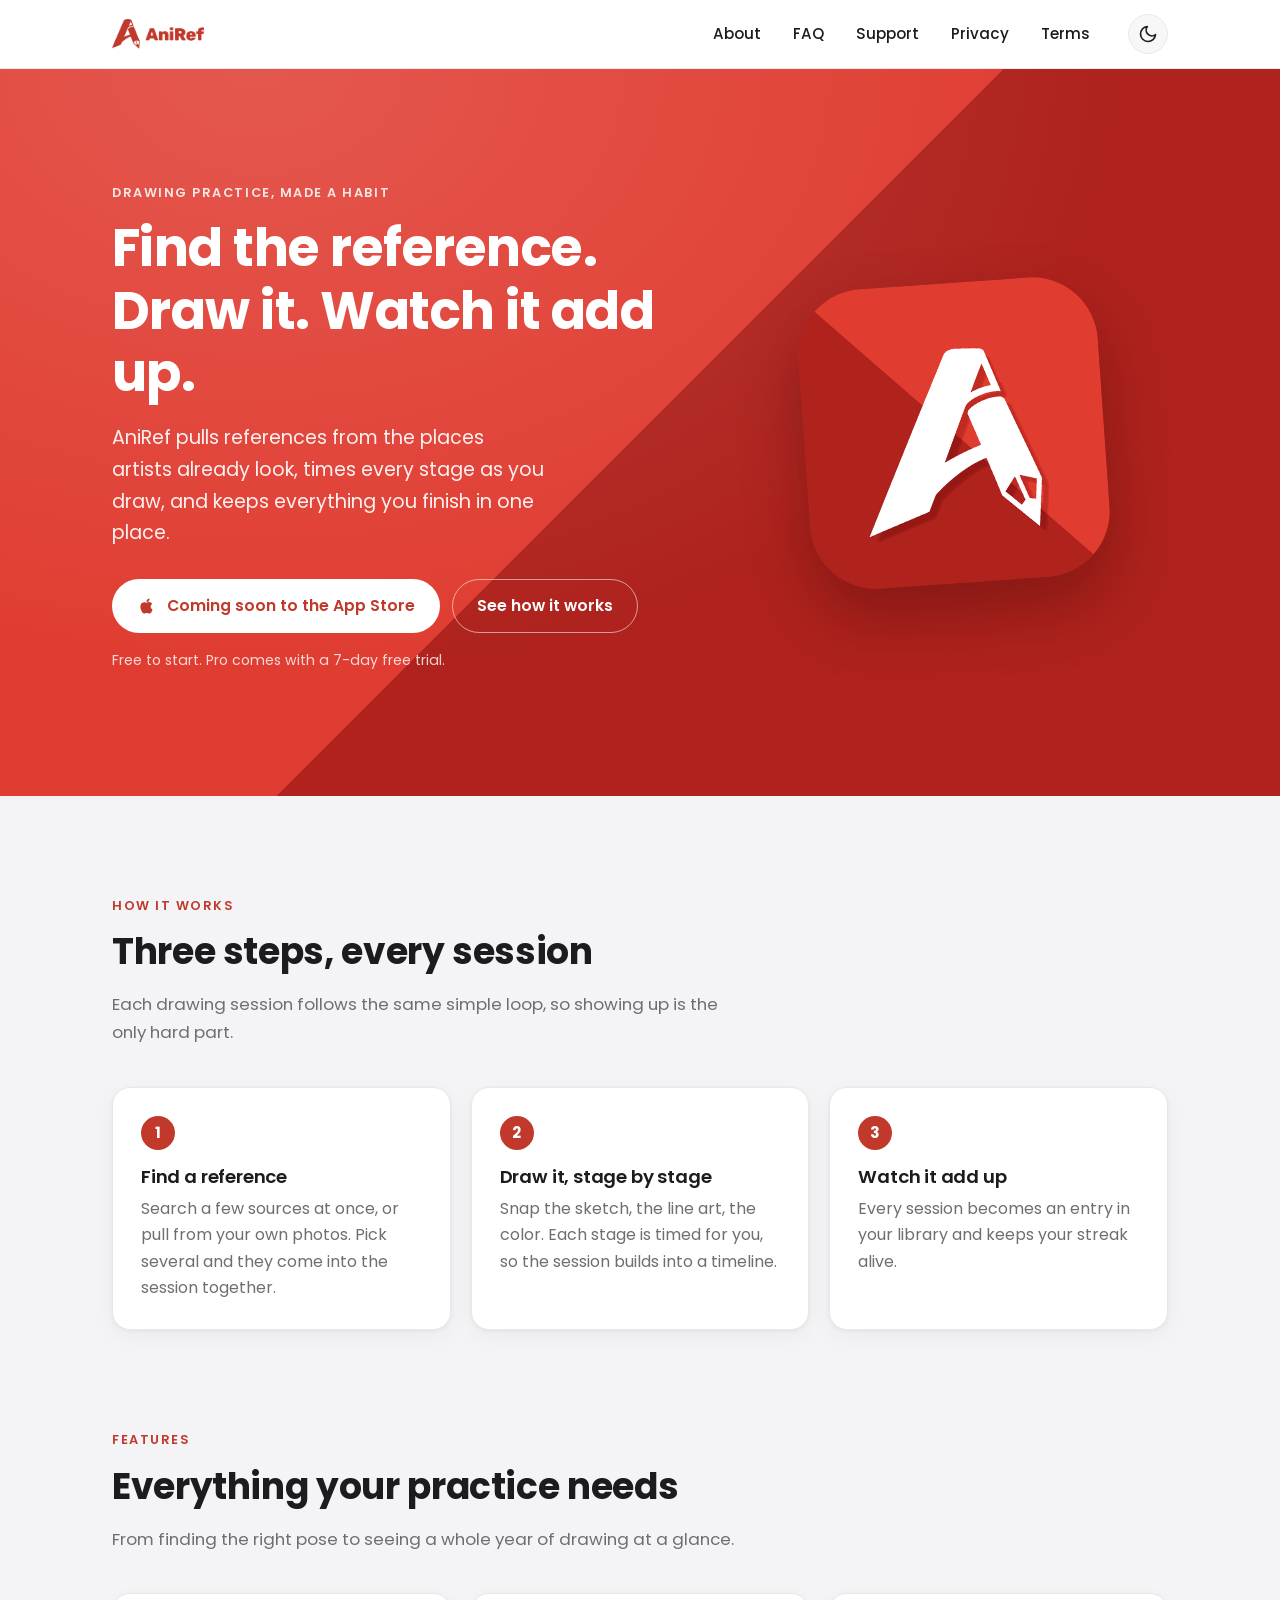
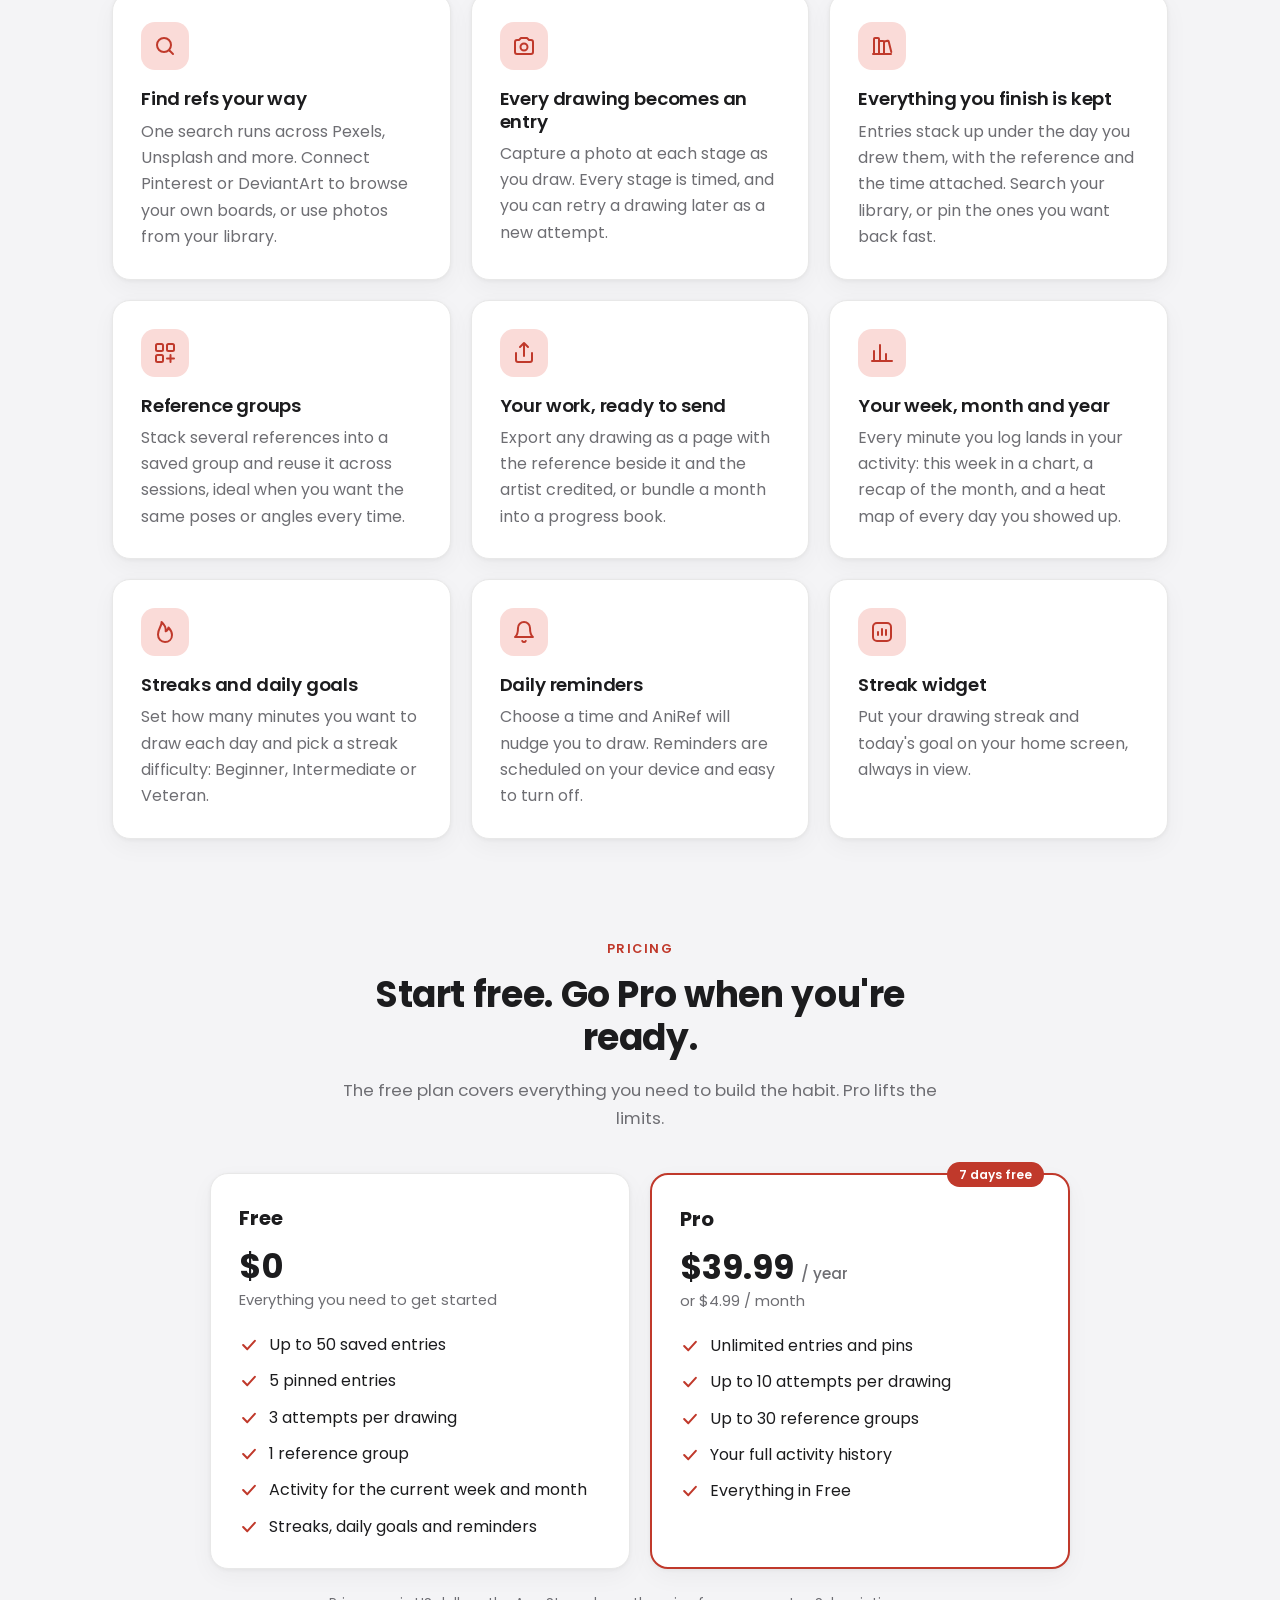
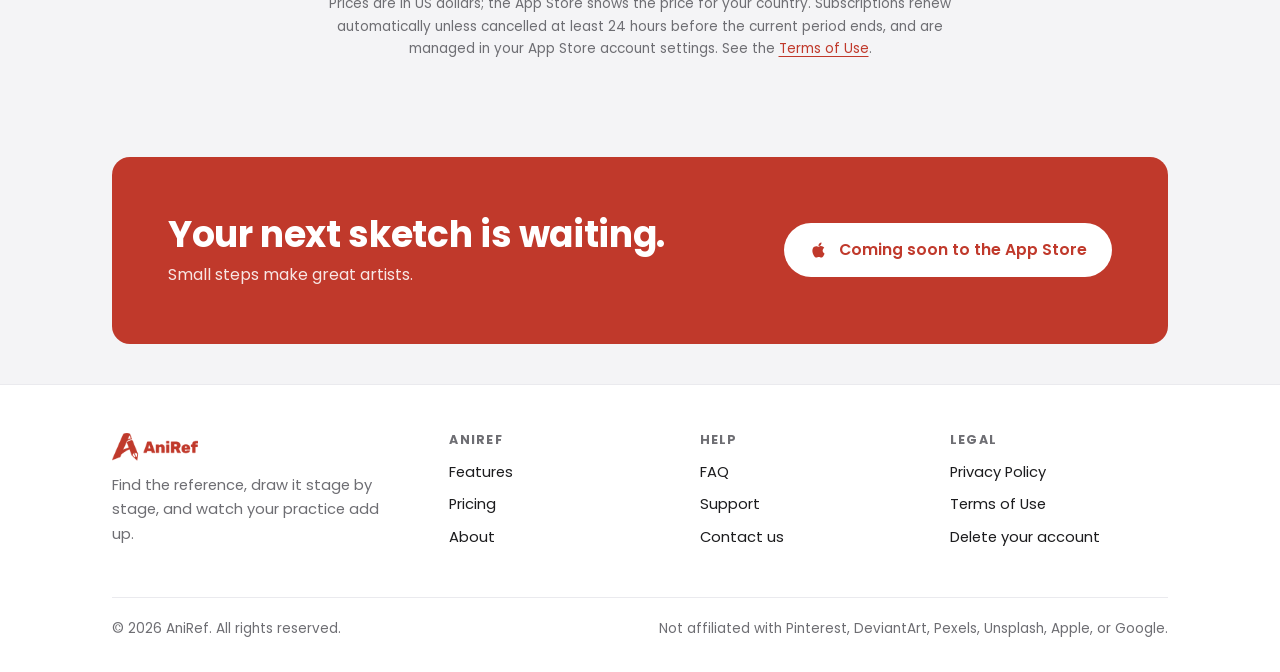
<file: index.html>
<!doctype html>
<html lang="en">
<head>
    <meta charset="utf-8">
    <meta name="viewport" content="width=device-width, initial-scale=1, viewport-fit=cover">
    <title>AniRef — Drawing practice with references</title>
    <meta name="description" content="AniRef is a drawing practice app. Find references from the places artists already look, capture every stage of your drawing, and watch your practice add up.">
    <meta name="theme-color" content="#C0392B">
    <link rel="canonical" href="https://hquino1.github.io/AniRef-site/">
    <meta property="og:type" content="website">
    <meta property="og:site_name" content="AniRef">
    <meta property="og:title" content="AniRef — Drawing practice with references">
    <meta property="og:description" content="AniRef is a drawing practice app. Find references from the places artists already look, capture every stage of your drawing, and watch your practice add up.">
    <meta property="og:url" content="https://hquino1.github.io/AniRef-site/">
    <meta property="og:image" content="https://hquino1.github.io/AniRef-site/assets/img/app-icon.png">
    <link rel="icon" type="image/png" sizes="32x32" href="assets/img/favicon-32.png">
    <link rel="apple-touch-icon" href="assets/img/apple-touch-icon.png">
    <link rel="preload" href="assets/fonts/Poppins_600SemiBold.ttf" as="font" type="font/ttf" crossorigin>
    <link rel="stylesheet" href="assets/css/style.css">
    <script>try{var t=localStorage.getItem("aniref-theme");if(t)document.documentElement.setAttribute("data-theme",t)}catch(e){}</script>
</head>
<body>
    <a class="skip-link" href="#main">Skip to content</a>

    <header class="site-header">
        <nav class="container nav" aria-label="Main">
            <a class="brand" href="index.html" aria-label="AniRef home">
                <img class="logo-red" src="assets/img/logo-red.png" alt="AniRef" width="480" height="158">
                <img class="logo-white" src="assets/img/logo-white.png" alt="AniRef" width="480" height="158">
            </a>
            <ul class="nav-links" id="nav-links">
                <li><a href="about.html">About</a></li>
                <li><a href="faq.html">FAQ</a></li>
                <li><a href="support.html">Support</a></li>
                <li><a href="privacy.html">Privacy</a></li>
                <li><a href="terms.html">Terms</a></li>
            </ul>
            <div class="nav-actions">
                <button class="icon-btn" type="button" data-theme-toggle aria-label="Toggle dark mode">
                    <svg class="icon-moon" viewBox="0 0 24 24" fill="none" stroke="currentColor" stroke-width="2" stroke-linecap="round" stroke-linejoin="round" aria-hidden="true"><path d="M21 12.8A9 9 0 1 1 11.2 3a7 7 0 0 0 9.8 9.8z"/></svg>
                    <svg class="icon-sun" viewBox="0 0 24 24" fill="none" stroke="currentColor" stroke-width="2" stroke-linecap="round" aria-hidden="true"><circle cx="12" cy="12" r="4.5"/><path d="M12 2v2M12 20v2M4.9 4.9l1.4 1.4M17.7 17.7l1.4 1.4M2 12h2M20 12h2M4.9 19.1l1.4-1.4M17.7 6.3l1.4-1.4"/></svg>
                </button>
                <button class="icon-btn menu-toggle" type="button" data-menu-toggle aria-controls="nav-links" aria-expanded="false" aria-label="Open menu">
                    <svg viewBox="0 0 24 24" fill="none" stroke="currentColor" stroke-width="2" stroke-linecap="round" aria-hidden="true"><path d="M4 7h16M4 12h16M4 17h16"/></svg>
                </button>
            </div>
        </nav>
    </header>

    <main id="main">
<section class="hero">
            <div class="container hero-inner">
                <div>
                    <span class="eyebrow">Drawing practice, made a habit</span>
                    <h1>Find the reference. Draw it. Watch it add up.</h1>
                    <p class="hero-lede">AniRef pulls references from the places artists already look, times every stage as you draw, and keeps everything you finish in one place.</p>
                    <div class="hero-actions">
                        <span class="btn btn-white" aria-disabled="true"><svg viewBox="0 0 24 24" fill="currentColor" aria-hidden="true"><path d="M16.37 12.62c-.02-2.3 1.88-3.4 1.96-3.46-1.07-1.56-2.73-1.78-3.32-1.8-1.41-.14-2.76.83-3.47.83-.72 0-1.82-.81-3-.79-1.54.02-2.96.9-3.76 2.27-1.6 2.78-.41 6.9 1.15 9.15.76 1.1 1.67 2.34 2.86 2.3 1.15-.05 1.58-.74 2.97-.74 1.38 0 1.77.74 2.98.72 1.23-.02 2.01-1.12 2.76-2.23.87-1.28 1.23-2.52 1.25-2.58-.03-.01-2.39-.92-2.41-3.65zM14.1 5.86c.63-.77 1.06-1.83.94-2.89-.91.04-2.01.61-2.66 1.37-.58.67-1.09 1.75-.96 2.79 1.02.08 2.05-.52 2.68-1.27z"/></svg>Coming soon to the App Store</span>
                        <a class="btn btn-ghost" href="#how-it-works">See how it works</a>
                    </div>
                    <p class="hero-note">Free to start. Pro comes with a 7-day free trial.</p>
                </div>
                <div class="hero-art">
                    <img src="assets/img/app-icon.png" alt="The AniRef app icon" width="512" height="512">
                </div>
            </div>
        </section>

        <section class="section" id="how-it-works">
            <div class="container">
                <div class="section-head">
                    <span class="eyebrow">How it works</span>
                    <h2>Three steps, every session</h2>
                    <p>Each drawing session follows the same simple loop, so showing up is the only hard part.</p>
                </div>
                <div class="grid grid-3">
                    <div class="card">
                        <span class="step-num">1</span>
                        <h3>Find a reference</h3>
                        <p>Search a few sources at once, or pull from your own photos. Pick several and they come into the session together.</p>
                    </div>
                    <div class="card">
                        <span class="step-num">2</span>
                        <h3>Draw it, stage by stage</h3>
                        <p>Snap the sketch, the line art, the color. Each stage is timed for you, so the session builds into a timeline.</p>
                    </div>
                    <div class="card">
                        <span class="step-num">3</span>
                        <h3>Watch it add up</h3>
                        <p>Every session becomes an entry in your library and keeps your streak alive.</p>
                    </div>
                </div>
            </div>
        </section>

        <section class="section" id="features" style="padding-top: 0">
            <div class="container">
                <div class="section-head">
                    <span class="eyebrow">Features</span>
                    <h2>Everything your practice needs</h2>
                    <p>From finding the right pose to seeing a whole year of drawing at a glance.</p>
                </div>
                <div class="grid grid-3">
                    <div class="card">
                        <span class="icon-badge"><svg viewBox="0 0 24 24" fill="none" stroke="currentColor" stroke-width="2" stroke-linecap="round" stroke-linejoin="round" aria-hidden="true"><circle cx="11" cy="11" r="7"/><path d="m20 20-3.5-3.5"/></svg></span>
                        <h3>Find refs your way</h3>
                        <p>One search runs across Pexels, Unsplash and more. Connect Pinterest or DeviantArt to browse your own boards, or use photos from your library.</p>
                    </div>
                    <div class="card">
                        <span class="icon-badge"><svg viewBox="0 0 24 24" fill="none" stroke="currentColor" stroke-width="2" stroke-linecap="round" stroke-linejoin="round" aria-hidden="true"><path d="M3 8a2 2 0 0 1 2-2h2l2-2h6l2 2h2a2 2 0 0 1 2 2v10a2 2 0 0 1-2 2H5a2 2 0 0 1-2-2z"/><circle cx="12" cy="13" r="3.5"/></svg></span>
                        <h3>Every drawing becomes an entry</h3>
                        <p>Capture a photo at each stage as you draw. Every stage is timed, and you can retry a drawing later as a new attempt.</p>
                    </div>
                    <div class="card">
                        <span class="icon-badge"><svg viewBox="0 0 24 24" fill="none" stroke="currentColor" stroke-width="2" stroke-linecap="round" stroke-linejoin="round" aria-hidden="true"><path d="M4 19V5a1 1 0 0 1 1-1h3a1 1 0 0 1 1 1v14M9 19V8a1 1 0 0 1 1-1h3a1 1 0 0 1 1 1v11"/><path d="m14.5 7.5 3-.8a1 1 0 0 1 1.2.7l2.6 10.6"/><path d="M3 20h18"/></svg></span>
                        <h3>Everything you finish is kept</h3>
                        <p>Entries stack up under the day you drew them, with the reference and the time attached. Search your library, or pin the ones you want back fast.</p>
                    </div>
                    <div class="card">
                        <span class="icon-badge"><svg viewBox="0 0 24 24" fill="none" stroke="currentColor" stroke-width="2" stroke-linecap="round" stroke-linejoin="round" aria-hidden="true"><rect x="3" y="3" width="7" height="7" rx="1.5"/><rect x="14" y="3" width="7" height="7" rx="1.5"/><rect x="3" y="14" width="7" height="7" rx="1.5"/><path d="M17.5 14v7M14 17.5h7"/></svg></span>
                        <h3>Reference groups</h3>
                        <p>Stack several references into a saved group and reuse it across sessions, ideal when you want the same poses or angles every time.</p>
                    </div>
                    <div class="card">
                        <span class="icon-badge"><svg viewBox="0 0 24 24" fill="none" stroke="currentColor" stroke-width="2" stroke-linecap="round" stroke-linejoin="round" aria-hidden="true"><path d="M4 12v7a2 2 0 0 0 2 2h12a2 2 0 0 0 2-2v-7"/><path d="m16 6-4-4-4 4M12 2v13"/></svg></span>
                        <h3>Your work, ready to send</h3>
                        <p>Export any drawing as a page with the reference beside it and the artist credited, or bundle a month into a progress book.</p>
                    </div>
                    <div class="card">
                        <span class="icon-badge"><svg viewBox="0 0 24 24" fill="none" stroke="currentColor" stroke-width="2" stroke-linecap="round" stroke-linejoin="round" aria-hidden="true"><path d="M4 20V10M10 20V4M16 20v-7M22 20H2"/></svg></span>
                        <h3>Your week, month and year</h3>
                        <p>Every minute you log lands in your activity: this week in a chart, a recap of the month, and a heat map of every day you showed up.</p>
                    </div>
                    <div class="card">
                        <span class="icon-badge"><svg viewBox="0 0 24 24" fill="none" stroke="currentColor" stroke-width="2" stroke-linecap="round" stroke-linejoin="round" aria-hidden="true"><path d="M12 22c4 0 7-2.8 7-7 0-3-1.6-5.4-3.5-7.5-.4 1.9-1.4 3.2-2.8 3.8C13 8 11.6 4.6 8.6 2 8.9 6 5 8.7 5 14.4 5 18.9 8 22 12 22z"/></svg></span>
                        <h3>Streaks and daily goals</h3>
                        <p>Set how many minutes you want to draw each day and pick a streak difficulty: Beginner, Intermediate or Veteran.</p>
                    </div>
                    <div class="card">
                        <span class="icon-badge"><svg viewBox="0 0 24 24" fill="none" stroke="currentColor" stroke-width="2" stroke-linecap="round" stroke-linejoin="round" aria-hidden="true"><path d="M6 8a6 6 0 1 1 12 0c0 7 3 9 3 9H3s3-2 3-9"/><path d="M10.3 21a1.9 1.9 0 0 0 3.4 0"/></svg></span>
                        <h3>Daily reminders</h3>
                        <p>Choose a time and AniRef will nudge you to draw. Reminders are scheduled on your device and easy to turn off.</p>
                    </div>
                    <div class="card">
                        <span class="icon-badge"><svg viewBox="0 0 24 24" fill="none" stroke="currentColor" stroke-width="2" stroke-linecap="round" stroke-linejoin="round" aria-hidden="true"><rect x="3" y="3" width="18" height="18" rx="4"/><path d="M8 15v-3M12 15V9M16 15v-5"/></svg></span>
                        <h3>Streak widget</h3>
                        <p>Put your drawing streak and today's goal on your home screen, always in view.</p>
                    </div>
                </div>
            </div>
        </section>

        <section class="section" id="pricing" style="padding-top: 0">
            <div class="container">
                <div class="section-head center">
                    <span class="eyebrow">Pricing</span>
                    <h2>Start free. Go Pro when you're ready.</h2>
                    <p>The free plan covers everything you need to build the habit. Pro lifts the limits.</p>
                </div>
                <div class="plans">
                    <div class="card plan">
                        <div class="plan-name">Free</div>
                        <div class="plan-price">$0</div>
                        <p class="plan-sub">Everything you need to get started</p>
                        <ul class="checklist">
                            <li><svg viewBox="0 0 24 24" fill="none" stroke="currentColor" stroke-width="2.5" stroke-linecap="round" stroke-linejoin="round" aria-hidden="true"><path d="m5 12 5 5 9-10"/></svg>Up to 50 saved entries</li>
                            <li><svg viewBox="0 0 24 24" fill="none" stroke="currentColor" stroke-width="2.5" stroke-linecap="round" stroke-linejoin="round" aria-hidden="true"><path d="m5 12 5 5 9-10"/></svg>5 pinned entries</li>
                            <li><svg viewBox="0 0 24 24" fill="none" stroke="currentColor" stroke-width="2.5" stroke-linecap="round" stroke-linejoin="round" aria-hidden="true"><path d="m5 12 5 5 9-10"/></svg>3 attempts per drawing</li>
                            <li><svg viewBox="0 0 24 24" fill="none" stroke="currentColor" stroke-width="2.5" stroke-linecap="round" stroke-linejoin="round" aria-hidden="true"><path d="m5 12 5 5 9-10"/></svg>1 reference group</li>
                            <li><svg viewBox="0 0 24 24" fill="none" stroke="currentColor" stroke-width="2.5" stroke-linecap="round" stroke-linejoin="round" aria-hidden="true"><path d="m5 12 5 5 9-10"/></svg>Activity for the current week and month</li>
                            <li><svg viewBox="0 0 24 24" fill="none" stroke="currentColor" stroke-width="2.5" stroke-linecap="round" stroke-linejoin="round" aria-hidden="true"><path d="m5 12 5 5 9-10"/></svg>Streaks, daily goals and reminders</li>
                        </ul>
                    </div>
                    <div class="card plan plan-pro">
                        <span class="plan-tag">7 days free</span>
                        <div class="plan-name">Pro</div>
                        <div class="plan-price">$39.99 <small>/ year</small></div>
                        <p class="plan-sub">or $4.99 / month</p>
                        <ul class="checklist">
                            <li><svg viewBox="0 0 24 24" fill="none" stroke="currentColor" stroke-width="2.5" stroke-linecap="round" stroke-linejoin="round" aria-hidden="true"><path d="m5 12 5 5 9-10"/></svg>Unlimited entries and pins</li>
                            <li><svg viewBox="0 0 24 24" fill="none" stroke="currentColor" stroke-width="2.5" stroke-linecap="round" stroke-linejoin="round" aria-hidden="true"><path d="m5 12 5 5 9-10"/></svg>Up to 10 attempts per drawing</li>
                            <li><svg viewBox="0 0 24 24" fill="none" stroke="currentColor" stroke-width="2.5" stroke-linecap="round" stroke-linejoin="round" aria-hidden="true"><path d="m5 12 5 5 9-10"/></svg>Up to 30 reference groups</li>
                            <li><svg viewBox="0 0 24 24" fill="none" stroke="currentColor" stroke-width="2.5" stroke-linecap="round" stroke-linejoin="round" aria-hidden="true"><path d="m5 12 5 5 9-10"/></svg>Your full activity history</li>
                            <li><svg viewBox="0 0 24 24" fill="none" stroke="currentColor" stroke-width="2.5" stroke-linecap="round" stroke-linejoin="round" aria-hidden="true"><path d="m5 12 5 5 9-10"/></svg>Everything in Free</li>
                        </ul>
                    </div>
                </div>
                <p class="fine-print">Prices are in US dollars; the App Store shows the price for your country. Subscriptions renew automatically unless cancelled at least 24 hours before the current period ends, and are managed in your App Store account settings. See the <a href="terms.html#section-7">Terms of Use</a>.</p>
            </div>
        </section>

        <section class="container">
            <div class="cta">
                <div>
                    <h2>Your next sketch is waiting.</h2>
                    <p>Small steps make great artists.</p>
                </div>
                <span class="btn btn-white" aria-disabled="true"><svg viewBox="0 0 24 24" fill="currentColor" aria-hidden="true"><path d="M16.37 12.62c-.02-2.3 1.88-3.4 1.96-3.46-1.07-1.56-2.73-1.78-3.32-1.8-1.41-.14-2.76.83-3.47.83-.72 0-1.82-.81-3-.79-1.54.02-2.96.9-3.76 2.27-1.6 2.78-.41 6.9 1.15 9.15.76 1.1 1.67 2.34 2.86 2.3 1.15-.05 1.58-.74 2.97-.74 1.38 0 1.77.74 2.98.72 1.23-.02 2.01-1.12 2.76-2.23.87-1.28 1.23-2.52 1.25-2.58-.03-.01-2.39-.92-2.41-3.65zM14.1 5.86c.63-.77 1.06-1.83.94-2.89-.91.04-2.01.61-2.66 1.37-.58.67-1.09 1.75-.96 2.79 1.02.08 2.05-.52 2.68-1.27z"/></svg>Coming soon to the App Store</span>
            </div>
        </section>
    </main>

    <footer class="site-footer">
        <div class="container">
            <div class="footer-grid">
                <div class="footer-brand">
                    <img class="logo-red" src="assets/img/logo-red.png" alt="AniRef" width="480" height="158">
                    <img class="logo-white" src="assets/img/logo-white.png" alt="AniRef" width="480" height="158">
                    <p>Find the reference, draw it stage by stage, and watch your practice add up.</p>
                </div>
                <div>
                    <h2>AniRef</h2>
                    <ul>
                        <li><a href="index.html#features">Features</a></li>
                        <li><a href="index.html#pricing">Pricing</a></li>
                        <li><a href="about.html">About</a></li>
                    </ul>
                </div>
                <div>
                    <h2>Help</h2>
                    <ul>
                        <li><a href="faq.html">FAQ</a></li>
                        <li><a href="support.html">Support</a></li>
                        <li><a href="mailto:app.aniref@gmail.com">Contact us</a></li>
                    </ul>
                </div>
                <div>
                    <h2>Legal</h2>
                    <ul>
                        <li><a href="privacy.html">Privacy Policy</a></li>
                        <li><a href="terms.html">Terms of Use</a></li>
                        <li><a href="support.html#delete-account">Delete your account</a></li>
                    </ul>
                </div>
            </div>
            <div class="footer-bottom">
                <span>&copy; <span data-year>2026</span> AniRef. All rights reserved.</span>
                <span>Not affiliated with Pinterest, DeviantArt, Pexels, Unsplash, Apple, or Google.</span>
            </div>
        </div>
    </footer>

    <script src="assets/js/main.js"></script>
</body>
</html>
</file>
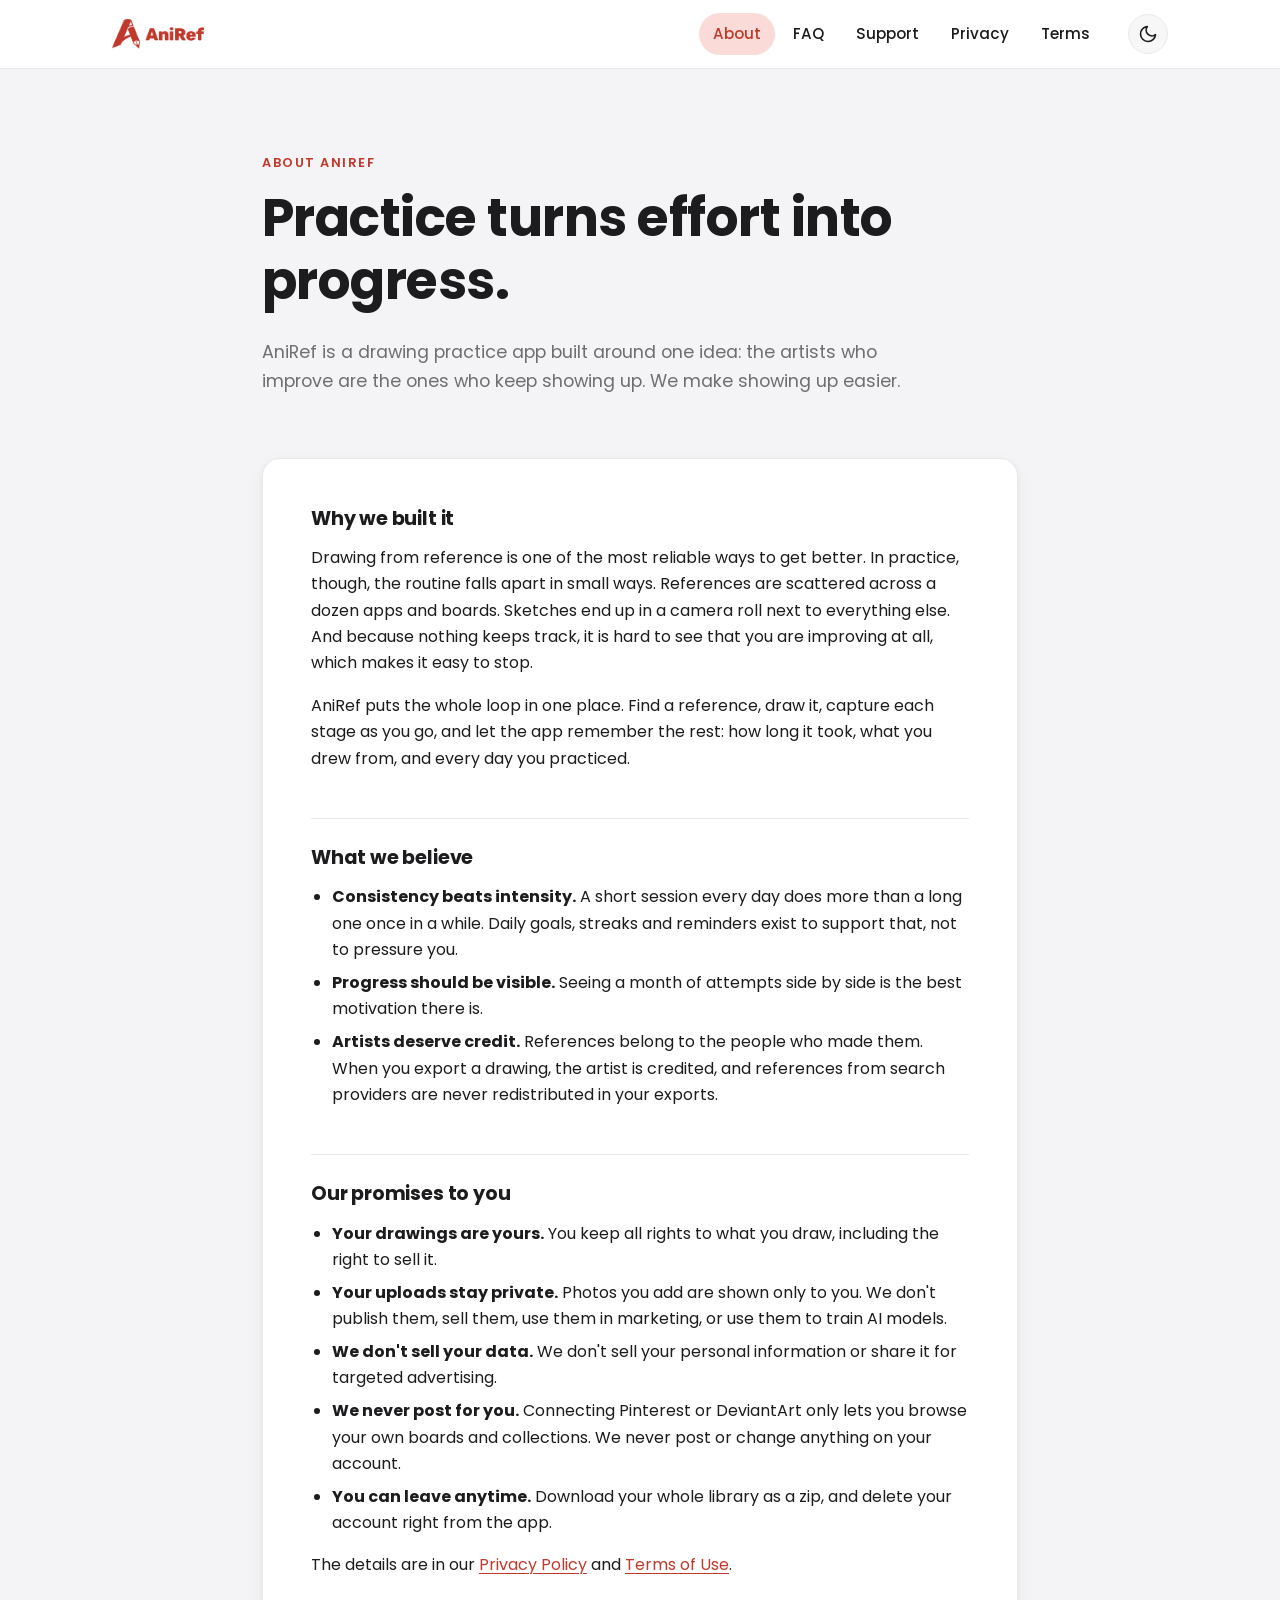
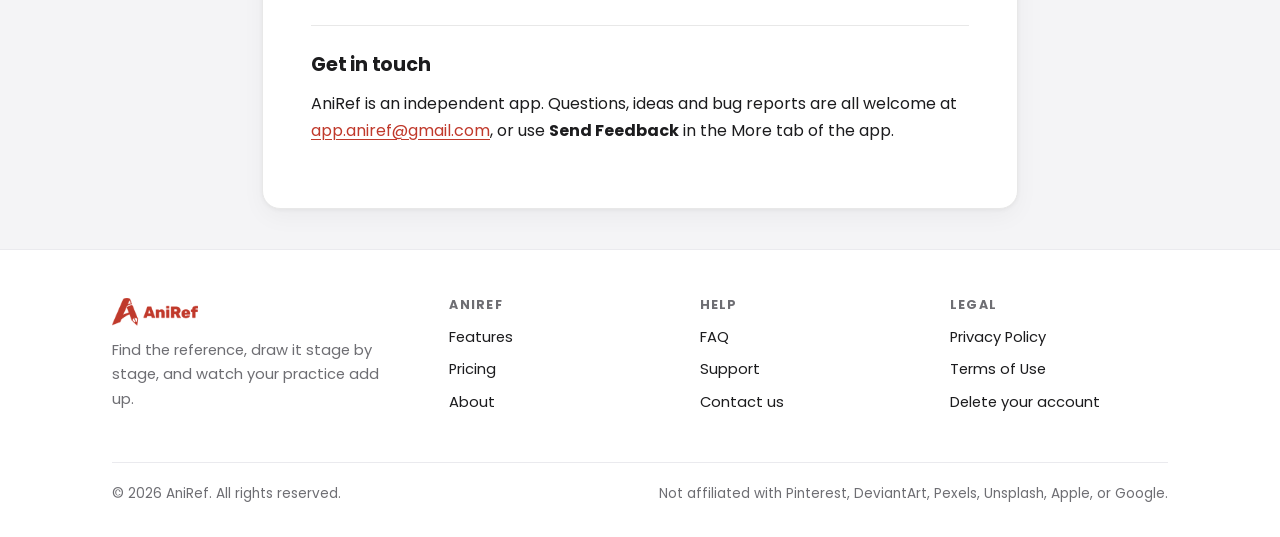
<file: about.html>
<!doctype html>
<html lang="en">
<head>
    <meta charset="utf-8">
    <meta name="viewport" content="width=device-width, initial-scale=1, viewport-fit=cover">
    <title>About · AniRef</title>
    <meta name="description" content="Why AniRef exists, and what it promises the artists who use it.">
    <meta name="theme-color" content="#C0392B">
    <link rel="canonical" href="https://hquino1.github.io/AniRef-site/about.html">
    <meta property="og:type" content="website">
    <meta property="og:site_name" content="AniRef">
    <meta property="og:title" content="About · AniRef">
    <meta property="og:description" content="Why AniRef exists, and what it promises the artists who use it.">
    <meta property="og:url" content="https://hquino1.github.io/AniRef-site/about.html">
    <meta property="og:image" content="https://hquino1.github.io/AniRef-site/assets/img/app-icon.png">
    <link rel="icon" type="image/png" sizes="32x32" href="assets/img/favicon-32.png">
    <link rel="apple-touch-icon" href="assets/img/apple-touch-icon.png">
    <link rel="preload" href="assets/fonts/Poppins_600SemiBold.ttf" as="font" type="font/ttf" crossorigin>
    <link rel="stylesheet" href="assets/css/style.css">
    <script>try{var t=localStorage.getItem("aniref-theme");if(t)document.documentElement.setAttribute("data-theme",t)}catch(e){}</script>
</head>
<body>
    <a class="skip-link" href="#main">Skip to content</a>

    <header class="site-header">
        <nav class="container nav" aria-label="Main">
            <a class="brand" href="index.html" aria-label="AniRef home">
                <img class="logo-red" src="assets/img/logo-red.png" alt="AniRef" width="480" height="158">
                <img class="logo-white" src="assets/img/logo-white.png" alt="AniRef" width="480" height="158">
            </a>
            <ul class="nav-links" id="nav-links">
                <li><a href="about.html" aria-current="page">About</a></li>
                <li><a href="faq.html">FAQ</a></li>
                <li><a href="support.html">Support</a></li>
                <li><a href="privacy.html">Privacy</a></li>
                <li><a href="terms.html">Terms</a></li>
            </ul>
            <div class="nav-actions">
                <button class="icon-btn" type="button" data-theme-toggle aria-label="Toggle dark mode">
                    <svg class="icon-moon" viewBox="0 0 24 24" fill="none" stroke="currentColor" stroke-width="2" stroke-linecap="round" stroke-linejoin="round" aria-hidden="true"><path d="M21 12.8A9 9 0 1 1 11.2 3a7 7 0 0 0 9.8 9.8z"/></svg>
                    <svg class="icon-sun" viewBox="0 0 24 24" fill="none" stroke="currentColor" stroke-width="2" stroke-linecap="round" aria-hidden="true"><circle cx="12" cy="12" r="4.5"/><path d="M12 2v2M12 20v2M4.9 4.9l1.4 1.4M17.7 17.7l1.4 1.4M2 12h2M20 12h2M4.9 19.1l1.4-1.4M17.7 6.3l1.4-1.4"/></svg>
                </button>
                <button class="icon-btn menu-toggle" type="button" data-menu-toggle aria-controls="nav-links" aria-expanded="false" aria-label="Open menu">
                    <svg viewBox="0 0 24 24" fill="none" stroke="currentColor" stroke-width="2" stroke-linecap="round" aria-hidden="true"><path d="M4 7h16M4 12h16M4 17h16"/></svg>
                </button>
            </div>
        </nav>
    </header>

    <main id="main">
<section class="container narrow page-hero">
            <span class="eyebrow">About AniRef</span>
            <h1>Practice turns effort into progress.</h1>
            <p>AniRef is a drawing practice app built around one idea: the artists who improve are the ones who keep showing up. We make showing up easier.</p>
        </section>

        <section class="container narrow">
            <div class="card legal-body">
                <h2>Why we built it</h2>
                <p>Drawing from reference is one of the most reliable ways to get better. In practice, though, the routine falls apart in small ways. References are scattered across a dozen apps and boards. Sketches end up in a camera roll next to everything else. And because nothing keeps track, it is hard to see that you are improving at all, which makes it easy to stop.</p>
                <p>AniRef puts the whole loop in one place. Find a reference, draw it, capture each stage as you go, and let the app remember the rest: how long it took, what you drew from, and every day you practiced.</p>

                <h2>What we believe</h2>
                <ul>
                    <li><strong>Consistency beats intensity.</strong> A short session every day does more than a long one once in a while. Daily goals, streaks and reminders exist to support that, not to pressure you.</li>
                    <li><strong>Progress should be visible.</strong> Seeing a month of attempts side by side is the best motivation there is.</li>
                    <li><strong>Artists deserve credit.</strong> References belong to the people who made them. When you export a drawing, the artist is credited, and references from search providers are never redistributed in your exports.</li>
                </ul>

                <h2>Our promises to you</h2>
                <ul>
                    <li><strong>Your drawings are yours.</strong> You keep all rights to what you draw, including the right to sell it.</li>
                    <li><strong>Your uploads stay private.</strong> Photos you add are shown only to you. We don't publish them, sell them, use them in marketing, or use them to train AI models.</li>
                    <li><strong>We don't sell your data.</strong> We don't sell your personal information or share it for targeted advertising.</li>
                    <li><strong>We never post for you.</strong> Connecting Pinterest or DeviantArt only lets you browse your own boards and collections. We never post or change anything on your account.</li>
                    <li><strong>You can leave anytime.</strong> Download your whole library as a zip, and delete your account right from the app.</li>
                </ul>
                <p>The details are in our <a href="privacy.html">Privacy Policy</a> and <a href="terms.html">Terms of Use</a>.</p>

                <h2>Get in touch</h2>
                <p>AniRef is an independent app. Questions, ideas and bug reports are all welcome at <a href="mailto:app.aniref@gmail.com">app.aniref@gmail.com</a>, or use <strong>Send Feedback</strong> in the More tab of the app.</p>
            </div>
        </section>
    </main>

    <footer class="site-footer">
        <div class="container">
            <div class="footer-grid">
                <div class="footer-brand">
                    <img class="logo-red" src="assets/img/logo-red.png" alt="AniRef" width="480" height="158">
                    <img class="logo-white" src="assets/img/logo-white.png" alt="AniRef" width="480" height="158">
                    <p>Find the reference, draw it stage by stage, and watch your practice add up.</p>
                </div>
                <div>
                    <h2>AniRef</h2>
                    <ul>
                        <li><a href="index.html#features">Features</a></li>
                        <li><a href="index.html#pricing">Pricing</a></li>
                        <li><a href="about.html">About</a></li>
                    </ul>
                </div>
                <div>
                    <h2>Help</h2>
                    <ul>
                        <li><a href="faq.html">FAQ</a></li>
                        <li><a href="support.html">Support</a></li>
                        <li><a href="mailto:app.aniref@gmail.com">Contact us</a></li>
                    </ul>
                </div>
                <div>
                    <h2>Legal</h2>
                    <ul>
                        <li><a href="privacy.html">Privacy Policy</a></li>
                        <li><a href="terms.html">Terms of Use</a></li>
                        <li><a href="support.html#delete-account">Delete your account</a></li>
                    </ul>
                </div>
            </div>
            <div class="footer-bottom">
                <span>&copy; <span data-year>2026</span> AniRef. All rights reserved.</span>
                <span>Not affiliated with Pinterest, DeviantArt, Pexels, Unsplash, Apple, or Google.</span>
            </div>
        </div>
    </footer>

    <script src="assets/js/main.js"></script>
</body>
</html>
</file>
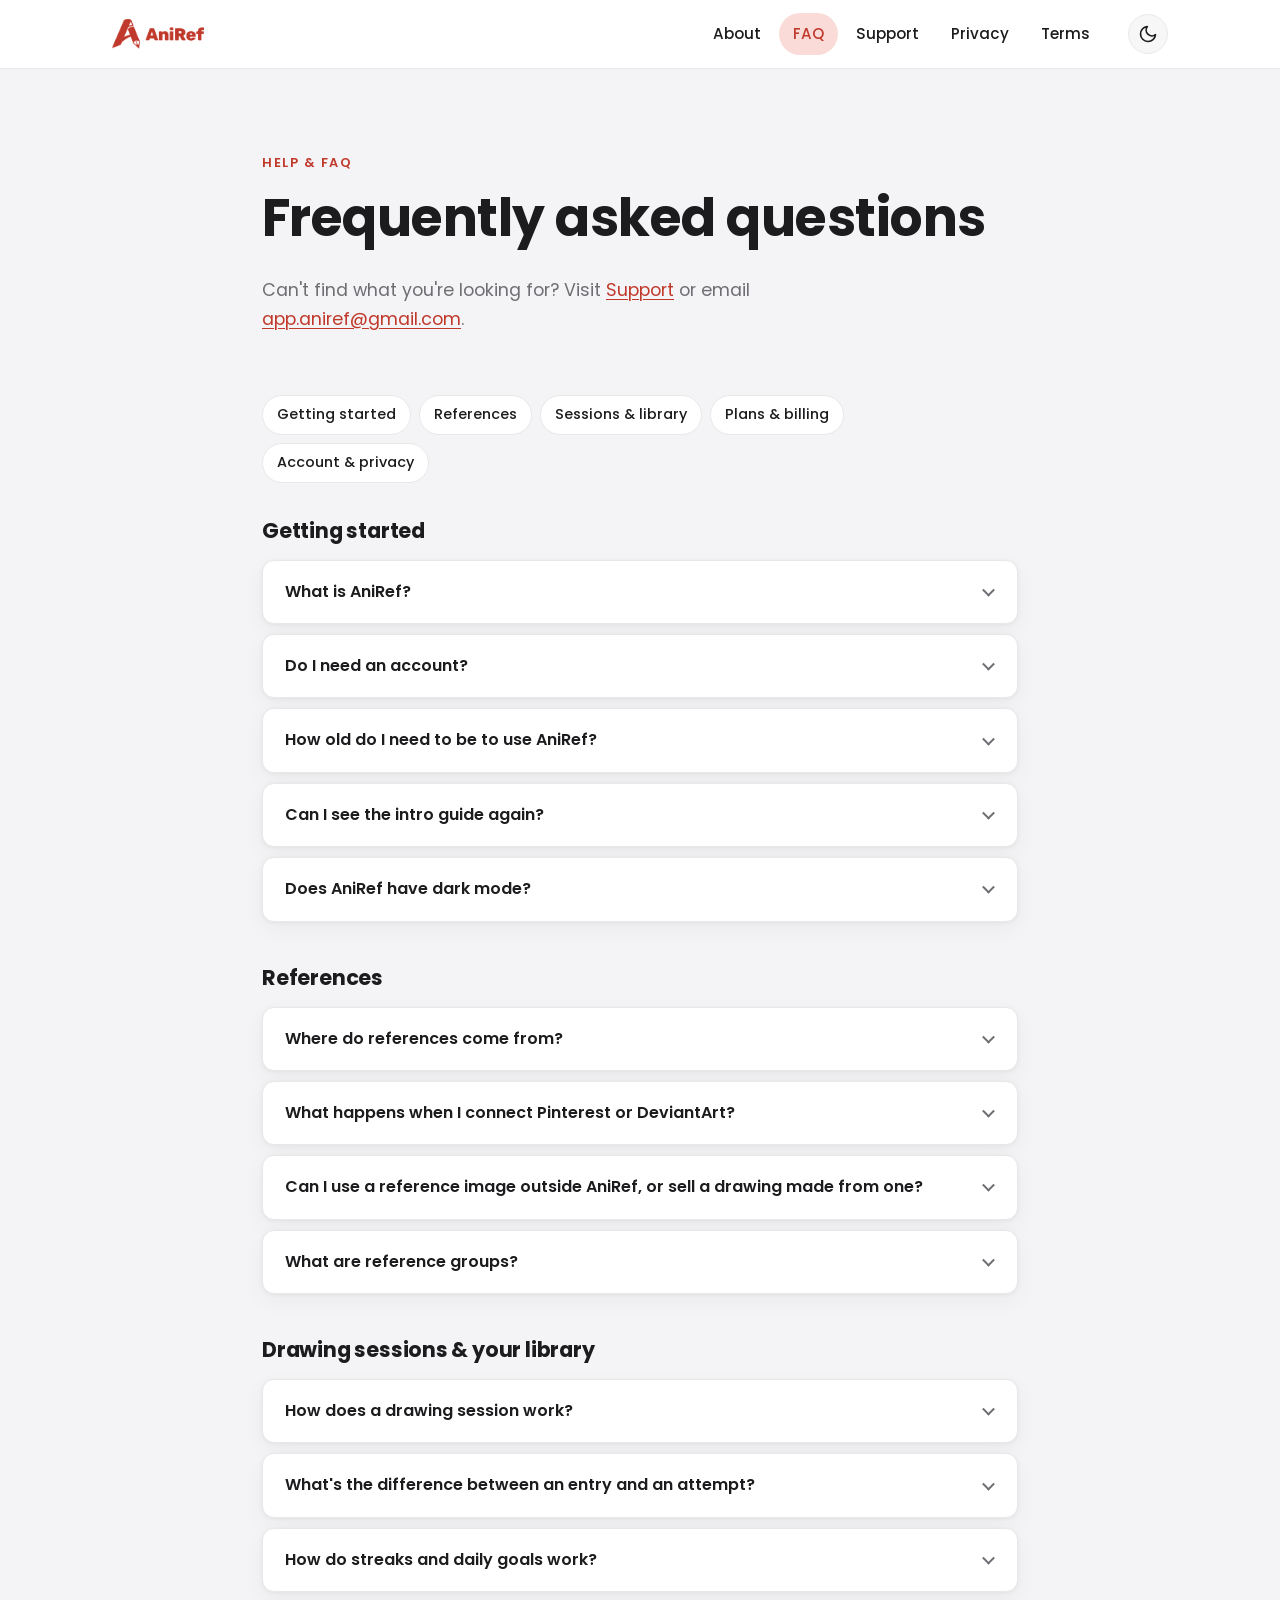
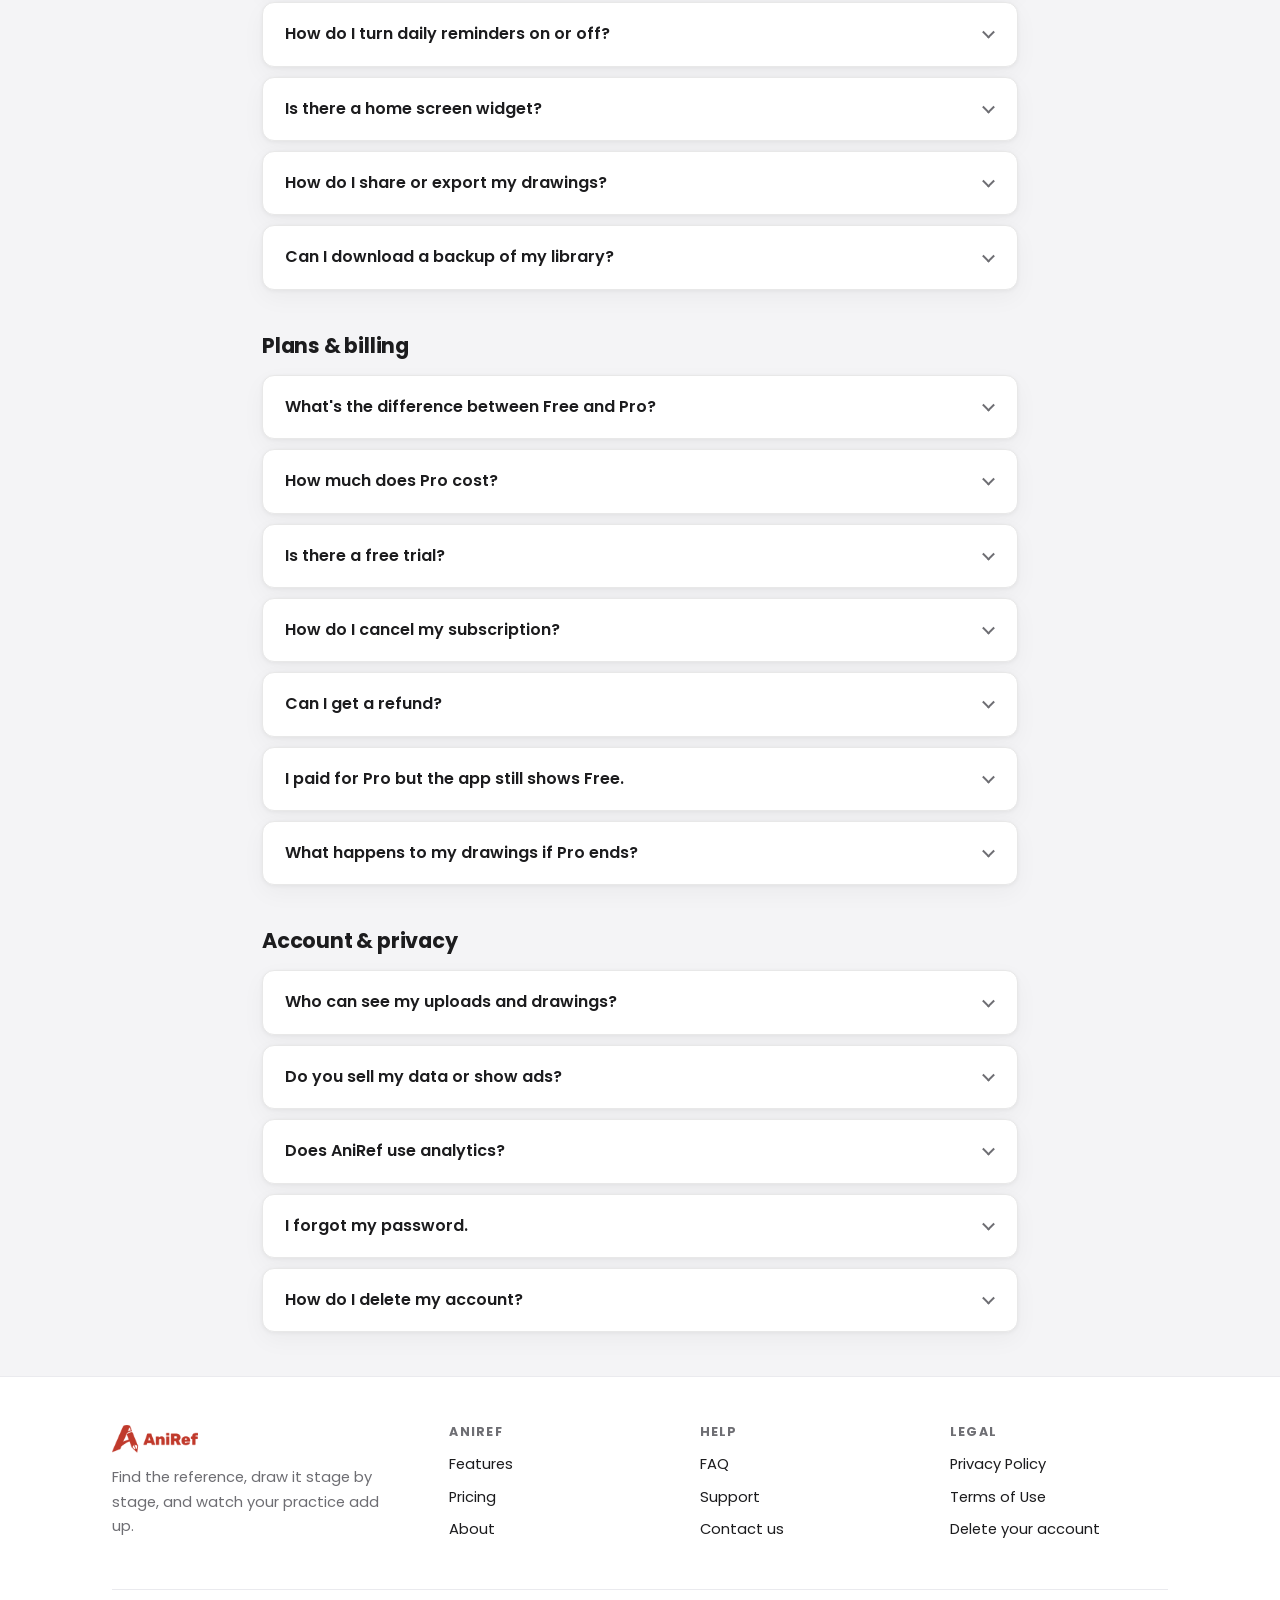
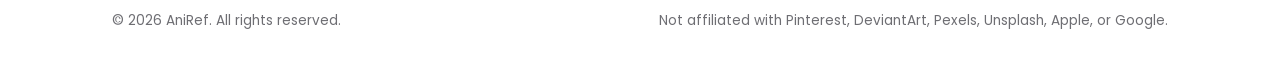
<file: faq.html>
<!doctype html>
<html lang="en">
<head>
    <meta charset="utf-8">
    <meta name="viewport" content="width=device-width, initial-scale=1, viewport-fit=cover">
    <title>Help &amp; FAQ · AniRef</title>
    <meta name="description" content="Answers to common questions about AniRef: references, drawing sessions, plans and billing, and your account and privacy.">
    <meta name="theme-color" content="#C0392B">
    <link rel="canonical" href="https://hquino1.github.io/AniRef-site/faq.html">
    <meta property="og:type" content="website">
    <meta property="og:site_name" content="AniRef">
    <meta property="og:title" content="Help &amp; FAQ · AniRef">
    <meta property="og:description" content="Answers to common questions about AniRef: references, drawing sessions, plans and billing, and your account and privacy.">
    <meta property="og:url" content="https://hquino1.github.io/AniRef-site/faq.html">
    <meta property="og:image" content="https://hquino1.github.io/AniRef-site/assets/img/app-icon.png">
    <link rel="icon" type="image/png" sizes="32x32" href="assets/img/favicon-32.png">
    <link rel="apple-touch-icon" href="assets/img/apple-touch-icon.png">
    <link rel="preload" href="assets/fonts/Poppins_600SemiBold.ttf" as="font" type="font/ttf" crossorigin>
    <link rel="stylesheet" href="assets/css/style.css">
    <script>try{var t=localStorage.getItem("aniref-theme");if(t)document.documentElement.setAttribute("data-theme",t)}catch(e){}</script>
</head>
<body>
    <a class="skip-link" href="#main">Skip to content</a>

    <header class="site-header">
        <nav class="container nav" aria-label="Main">
            <a class="brand" href="index.html" aria-label="AniRef home">
                <img class="logo-red" src="assets/img/logo-red.png" alt="AniRef" width="480" height="158">
                <img class="logo-white" src="assets/img/logo-white.png" alt="AniRef" width="480" height="158">
            </a>
            <ul class="nav-links" id="nav-links">
                <li><a href="about.html">About</a></li>
                <li><a href="faq.html" aria-current="page">FAQ</a></li>
                <li><a href="support.html">Support</a></li>
                <li><a href="privacy.html">Privacy</a></li>
                <li><a href="terms.html">Terms</a></li>
            </ul>
            <div class="nav-actions">
                <button class="icon-btn" type="button" data-theme-toggle aria-label="Toggle dark mode">
                    <svg class="icon-moon" viewBox="0 0 24 24" fill="none" stroke="currentColor" stroke-width="2" stroke-linecap="round" stroke-linejoin="round" aria-hidden="true"><path d="M21 12.8A9 9 0 1 1 11.2 3a7 7 0 0 0 9.8 9.8z"/></svg>
                    <svg class="icon-sun" viewBox="0 0 24 24" fill="none" stroke="currentColor" stroke-width="2" stroke-linecap="round" aria-hidden="true"><circle cx="12" cy="12" r="4.5"/><path d="M12 2v2M12 20v2M4.9 4.9l1.4 1.4M17.7 17.7l1.4 1.4M2 12h2M20 12h2M4.9 19.1l1.4-1.4M17.7 6.3l1.4-1.4"/></svg>
                </button>
                <button class="icon-btn menu-toggle" type="button" data-menu-toggle aria-controls="nav-links" aria-expanded="false" aria-label="Open menu">
                    <svg viewBox="0 0 24 24" fill="none" stroke="currentColor" stroke-width="2" stroke-linecap="round" aria-hidden="true"><path d="M4 7h16M4 12h16M4 17h16"/></svg>
                </button>
            </div>
        </nav>
    </header>

    <main id="main">
<section class="container narrow page-hero">
            <span class="eyebrow">Help &amp; FAQ</span>
            <h1>Frequently asked questions</h1>
            <p>Can't find what you're looking for? Visit <a href="support.html">Support</a> or email <a href="mailto:app.aniref@gmail.com">app.aniref@gmail.com</a>.</p>
        </section>

        <div class="container narrow">
            <nav class="faq-nav" aria-label="FAQ topics">
                <a class="chip" href="#getting-started">Getting started</a>
                <a class="chip" href="#references">References</a>
                <a class="chip" href="#sessions">Sessions &amp; library</a>
                <a class="chip" href="#billing">Plans &amp; billing</a>
                <a class="chip" href="#account">Account &amp; privacy</a>
            </nav>

            <section class="faq-group" id="getting-started">
                <h2>Getting started</h2>
                <details class="faq-item">
                    <summary>What is AniRef?</summary>
                    <div class="faq-answer">
                        <p>AniRef is a drawing practice app. You find a reference, draw from it while capturing each stage, and the session is saved as an entry in your library. Over time your library, streak and activity charts show how much you've practiced and how far you've come.</p>
                    </div>
                </details>
                <details class="faq-item">
                    <summary>Do I need an account?</summary>
                    <div class="faq-answer">
                        <p>Yes. Your library is saved to your account so it's safe if you change phones or reinstall. You can sign up with an email address and password, or sign in with Apple or Google.</p>
                    </div>
                </details>
                <details class="faq-item">
                    <summary>How old do I need to be to use AniRef?</summary>
                    <div class="faq-answer">
                        <p>You must be at least 18 years old, or the age of majority where you live if that is higher.</p>
                    </div>
                </details>
                <details class="faq-item">
                    <summary>Can I see the intro guide again?</summary>
                    <div class="faq-answer">
                        <p>Yes. Open the <strong>More</strong> tab and tap <strong>Replay Guide</strong>.</p>
                    </div>
                </details>
                <details class="faq-item">
                    <summary>Does AniRef have dark mode?</summary>
                    <div class="faq-answer">
                        <p>Yes. Turn it on or off from <strong>Dark Mode</strong> in the More tab.</p>
                    </div>
                </details>
            </section>

            <section class="faq-group" id="references">
                <h2>References</h2>
                <details class="faq-item">
                    <summary>Where do references come from?</summary>
                    <div class="faq-answer">
                        <p>A single search runs across several sources, including Pexels and Unsplash. You can also connect your Pinterest or DeviantArt account to browse your own boards and collections, or use photos from your device.</p>
                    </div>
                </details>
                <details class="faq-item">
                    <summary>What happens when I connect Pinterest or DeviantArt?</summary>
                    <div class="faq-answer">
                        <p>AniRef can show you your own boards and collections so you can use them as references. We never post or change anything on your account. You can revoke AniRef's access at any time from your Pinterest or DeviantArt account settings.</p>
                    </div>
                </details>
                <details class="faq-item">
                    <summary>Can I use a reference image outside AniRef, or sell a drawing made from one?</summary>
                    <div class="faq-answer">
                        <p>Your drawings are yours. Reference images, however, belong to the people who made them, and using them in AniRef doesn't give you any rights to them. Pexels and Unsplash publish their own licenses, while images on Pinterest or DeviantArt usually belong to individual artists who haven't licensed them for reuse.</p>
                        <p>Drawing from a reference is a common way to learn, but a close copy of someone else's work can infringe their rights, especially if you publish or sell it. Check the source's license before using a reference or a close copy commercially. See <a href="terms.html#section-4">Section 4 of the Terms</a>.</p>
                    </div>
                </details>
                <details class="faq-item">
                    <summary>What are reference groups?</summary>
                    <div class="faq-answer">
                        <p>A reference group is a saved stack of references you can reuse across sessions, ideal when you want to practice the same poses or angles every time. The free plan includes 1 group; Pro allows up to 30.</p>
                    </div>
                </details>
            </section>

            <section class="faq-group" id="sessions">
                <h2>Drawing sessions &amp; your library</h2>
                <details class="faq-item">
                    <summary>How does a drawing session work?</summary>
                    <div class="faq-answer">
                        <p>Pick one or more references and start drawing. As you go, snap a photo at each stage, such as the sketch, line art and color. Each stage is timed automatically, so when you finish, the session is saved as an entry with a timeline of your drawing.</p>
                    </div>
                </details>
                <details class="faq-item">
                    <summary>What's the difference between an entry and an attempt?</summary>
                    <div class="faq-answer">
                        <p>An <strong>entry</strong> is a drawing saved to your library, along with its reference. An <strong>attempt</strong> is another go at that same drawing. Retry any entry whenever you want another pass and compare the results. The free plan allows 3 attempts per entry; Pro allows up to 10.</p>
                    </div>
                </details>
                <details class="faq-item">
                    <summary>How do streaks and daily goals work?</summary>
                    <div class="faq-answer">
                        <p>You choose the minimum number of minutes you want to draw each day. Meet that goal and your streak continues. You can also set a streak difficulty of Beginner, Intermediate or Veteran from <strong>Streak Difficulty</strong> in the More tab.</p>
                    </div>
                </details>
                <details class="faq-item">
                    <summary>How do I turn daily reminders on or off?</summary>
                    <div class="faq-answer">
                        <p>Use the <strong>Notifications</strong> switch in the More tab to turn daily reminders on or off. You can also manage notification permissions in your device's settings.</p>
                    </div>
                </details>
                <details class="faq-item">
                    <summary>Is there a home screen widget?</summary>
                    <div class="faq-answer">
                        <p>Yes. The streak widget keeps your drawing streak and today's goal on your home screen. See <strong>Streak Widget</strong> in the More tab for setup help.</p>
                    </div>
                </details>
                <details class="faq-item">
                    <summary>How do I share or export my drawings?</summary>
                    <div class="faq-answer">
                        <p>Any drawing can be exported as a page with the reference beside it and the artist credited. You can also build a <strong>Progress Book</strong> from the More tab, which bundles a month of drawings with their dates, stages and time spent.</p>
                        <p>Share cards made from a photo you uploaded show only your drawing, not the photo.</p>
                    </div>
                </details>
                <details class="faq-item">
                    <summary>Can I download a backup of my library?</summary>
                    <div class="faq-answer">
                        <p>Yes. Go to <strong>More &rarr; Download My Data</strong>. You can download your whole library, a single year, or a single month as a zip file, with each attempt and stage at full resolution. Photos you uploaded are included; references from search providers aren't copied, since their licenses allow viewing but not redistribution.</p>
                    </div>
                </details>
            </section>

            <section class="faq-group" id="billing">
                <h2>Plans &amp; billing</h2>
                <details class="faq-item">
                    <summary>What's the difference between Free and Pro?</summary>
                    <div class="faq-answer">
                        <p><strong>Free</strong> includes up to 50 saved entries, 5 pinned entries, 3 attempts per drawing, 1 reference group, and activity for the current week and month.</p>
                        <p><strong>Pro</strong> gives you unlimited entries and pins, up to 10 attempts per drawing, up to 30 reference groups, and your full activity history.</p>
                    </div>
                </details>
                <details class="faq-item">
                    <summary>How much does Pro cost?</summary>
                    <div class="faq-answer">
                        <p>In the US, Pro is $4.99 per month or $39.99 per year. Prices vary by country, and the App Store always shows the price for yours before you subscribe.</p>
                    </div>
                </details>
                <details class="faq-item">
                    <summary>Is there a free trial?</summary>
                    <div class="faq-answer">
                        <p>Yes, Pro comes with a 7-day free trial for eligible accounts. The trial turns into a paid subscription at the end unless you cancel at least 24 hours before it ends. Trial eligibility is decided by the App Store.</p>
                    </div>
                </details>
                <details class="faq-item">
                    <summary>How do I cancel my subscription?</summary>
                    <div class="faq-answer">
                        <p>Subscriptions are managed by Apple, so you cancel through your App Store account: open the <strong>Settings</strong> app, tap your name, then <strong>Subscriptions</strong>, and choose AniRef. You can also tap <strong>Manage Subscription</strong> in the More tab.</p>
                        <p><strong>Deleting the app or your AniRef account does not cancel your subscription.</strong> After you cancel, you keep Pro until the end of the period you've already paid for.</p>
                    </div>
                </details>
                <details class="faq-item">
                    <summary>Can I get a refund?</summary>
                    <div class="faq-answer">
                        <p>Refunds for App Store purchases are handled by Apple under its own policies, and we're unable to issue them ourselves. You can request one at <a href="https://reportaproblem.apple.com">reportaproblem.apple.com</a>.</p>
                    </div>
                </details>
                <details class="faq-item">
                    <summary>I paid for Pro but the app still shows Free.</summary>
                    <div class="faq-answer">
                        <p>Open the More tab and tap <strong>Restore Purchases</strong>. Make sure your device is signed in to the same Apple account you subscribed with. If Pro still doesn't appear, <a href="support.html">contact us</a>.</p>
                    </div>
                </details>
                <details class="faq-item">
                    <summary>What happens to my drawings if Pro ends?</summary>
                    <div class="faq-answer">
                        <p>Nothing is deleted. You keep every entry, pin and reference group you made while on Pro. If you're over a free plan limit, you just won't be able to add more until you're back under it or upgrade again.</p>
                    </div>
                </details>
            </section>

            <section class="faq-group" id="account">
                <h2>Account &amp; privacy</h2>
                <details class="faq-item">
                    <summary>Who can see my uploads and drawings?</summary>
                    <div class="faq-answer">
                        <p>Only you. Photos you add are stored in your account and shown only to you. We don't publish them, sell them, use them in marketing, or use them to train AI models. Nothing is shared unless you choose to share it yourself.</p>
                    </div>
                </details>
                <details class="faq-item">
                    <summary>Do you sell my data or show ads?</summary>
                    <div class="faq-answer">
                        <p>No. We don't sell your personal information or share it for targeted advertising. We use a small set of service providers to run the app, which are listed in our <a href="privacy.html#section-4">Privacy Policy</a>.</p>
                    </div>
                </details>
                <details class="faq-item">
                    <summary>Does AniRef use analytics?</summary>
                    <div class="faq-answer">
                        <p>Yes. We use PostHog to understand how the app is used and to find and fix problems, including session recordings. Text you type, such as your email and password, is masked and not recorded, and so is your device's photo picker. Where the law requires it, we ask for your consent first. The details are in <a href="privacy.html#section-1">Section 1 of the Privacy Policy</a>.</p>
                    </div>
                </details>
                <details class="faq-item">
                    <summary>I forgot my password.</summary>
                    <div class="faq-answer">
                        <p>On the sign-in screen, tap <strong>Forgot password?</strong> and we'll email you a link to reset it. If you signed up with Apple or Google, sign in with that option instead.</p>
                    </div>
                </details>
                <details class="faq-item">
                    <summary>How do I delete my account?</summary>
                    <div class="faq-answer">
                        <p>Open the <strong>More</strong> tab and tap <strong>Delete Account</strong>. This deletes your account and the content in it from our active systems. If you want a copy of your drawings, use <strong>Download My Data</strong> first.</p>
                        <p>Remember to cancel any subscription in your App Store settings, since deleting your account doesn't cancel it. Can't access the app? See <a href="support.html#delete-account">Support</a>.</p>
                    </div>
                </details>
            </section>
        </div>
    </main>

    <footer class="site-footer">
        <div class="container">
            <div class="footer-grid">
                <div class="footer-brand">
                    <img class="logo-red" src="assets/img/logo-red.png" alt="AniRef" width="480" height="158">
                    <img class="logo-white" src="assets/img/logo-white.png" alt="AniRef" width="480" height="158">
                    <p>Find the reference, draw it stage by stage, and watch your practice add up.</p>
                </div>
                <div>
                    <h2>AniRef</h2>
                    <ul>
                        <li><a href="index.html#features">Features</a></li>
                        <li><a href="index.html#pricing">Pricing</a></li>
                        <li><a href="about.html">About</a></li>
                    </ul>
                </div>
                <div>
                    <h2>Help</h2>
                    <ul>
                        <li><a href="faq.html">FAQ</a></li>
                        <li><a href="support.html">Support</a></li>
                        <li><a href="mailto:app.aniref@gmail.com">Contact us</a></li>
                    </ul>
                </div>
                <div>
                    <h2>Legal</h2>
                    <ul>
                        <li><a href="privacy.html">Privacy Policy</a></li>
                        <li><a href="terms.html">Terms of Use</a></li>
                        <li><a href="support.html#delete-account">Delete your account</a></li>
                    </ul>
                </div>
            </div>
            <div class="footer-bottom">
                <span>&copy; <span data-year>2026</span> AniRef. All rights reserved.</span>
                <span>Not affiliated with Pinterest, DeviantArt, Pexels, Unsplash, Apple, or Google.</span>
            </div>
        </div>
    </footer>

    <script src="assets/js/main.js"></script>
</body>
</html>
</file>
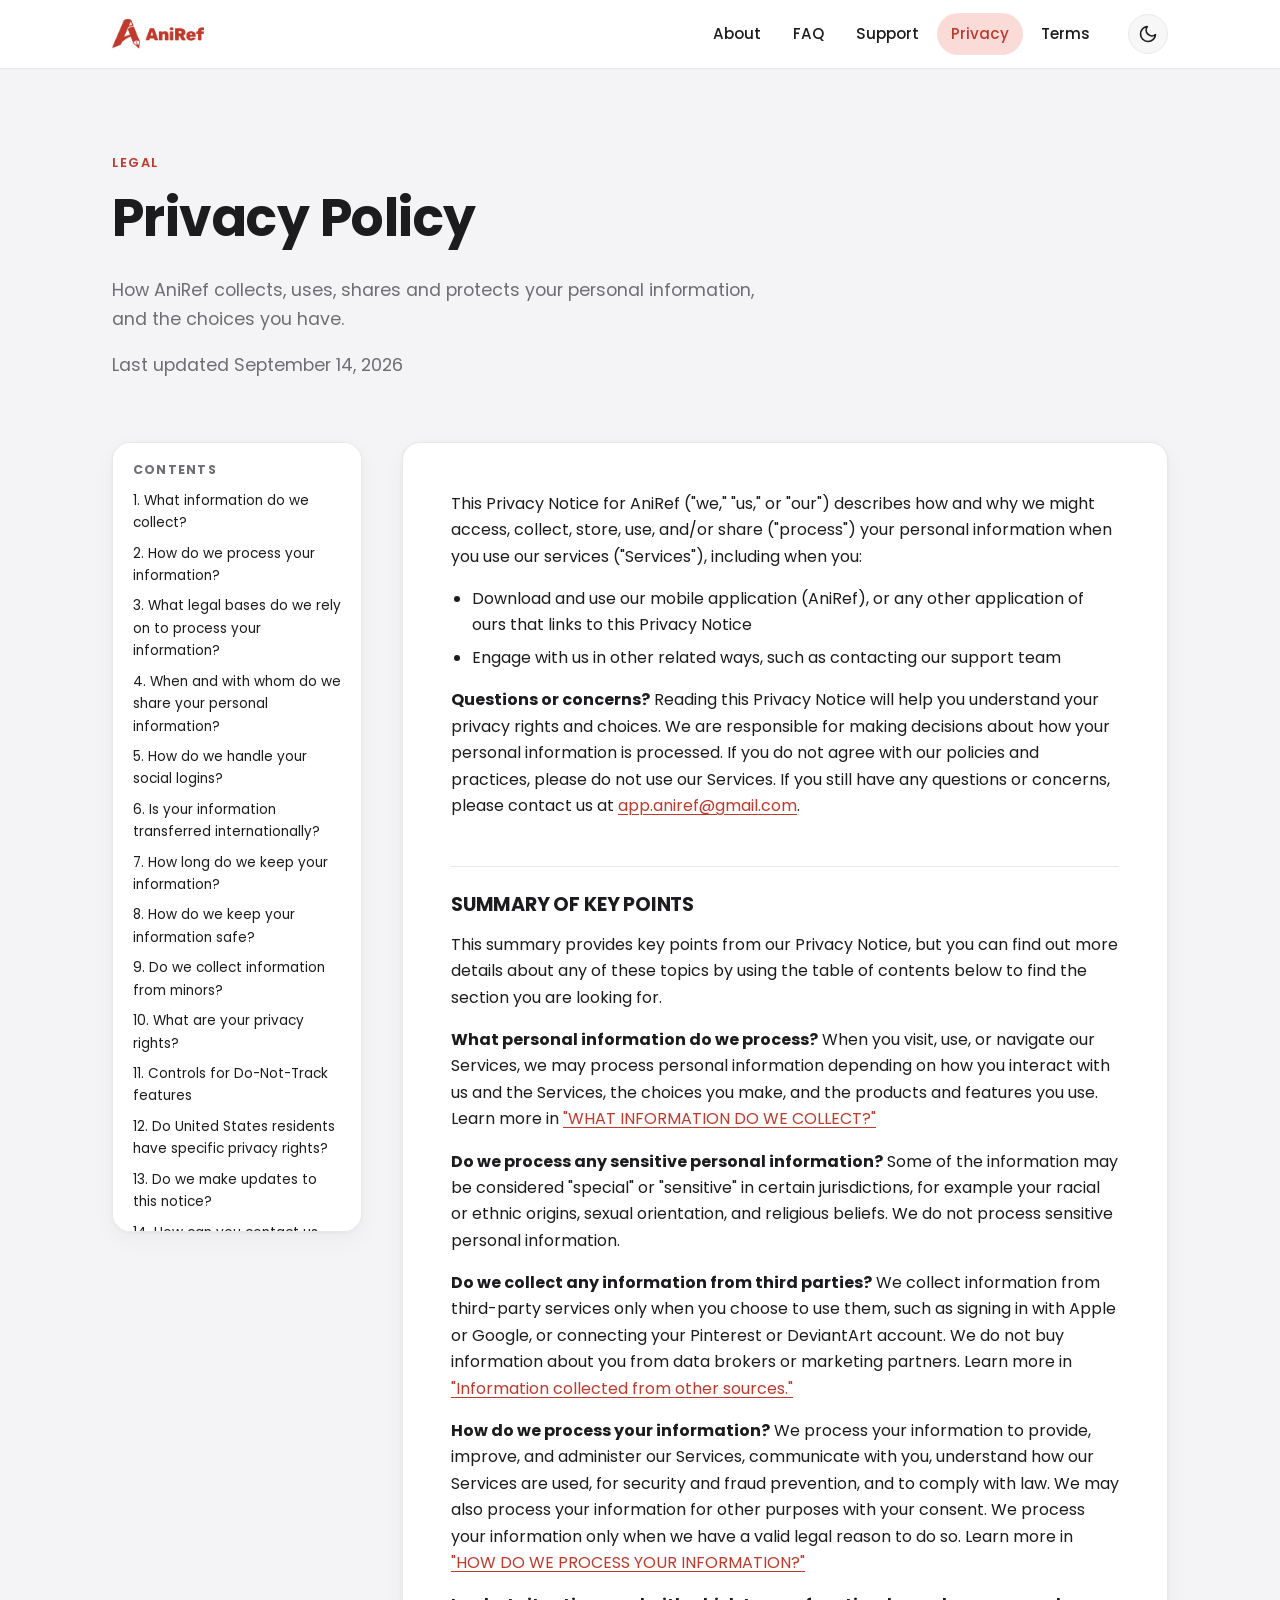
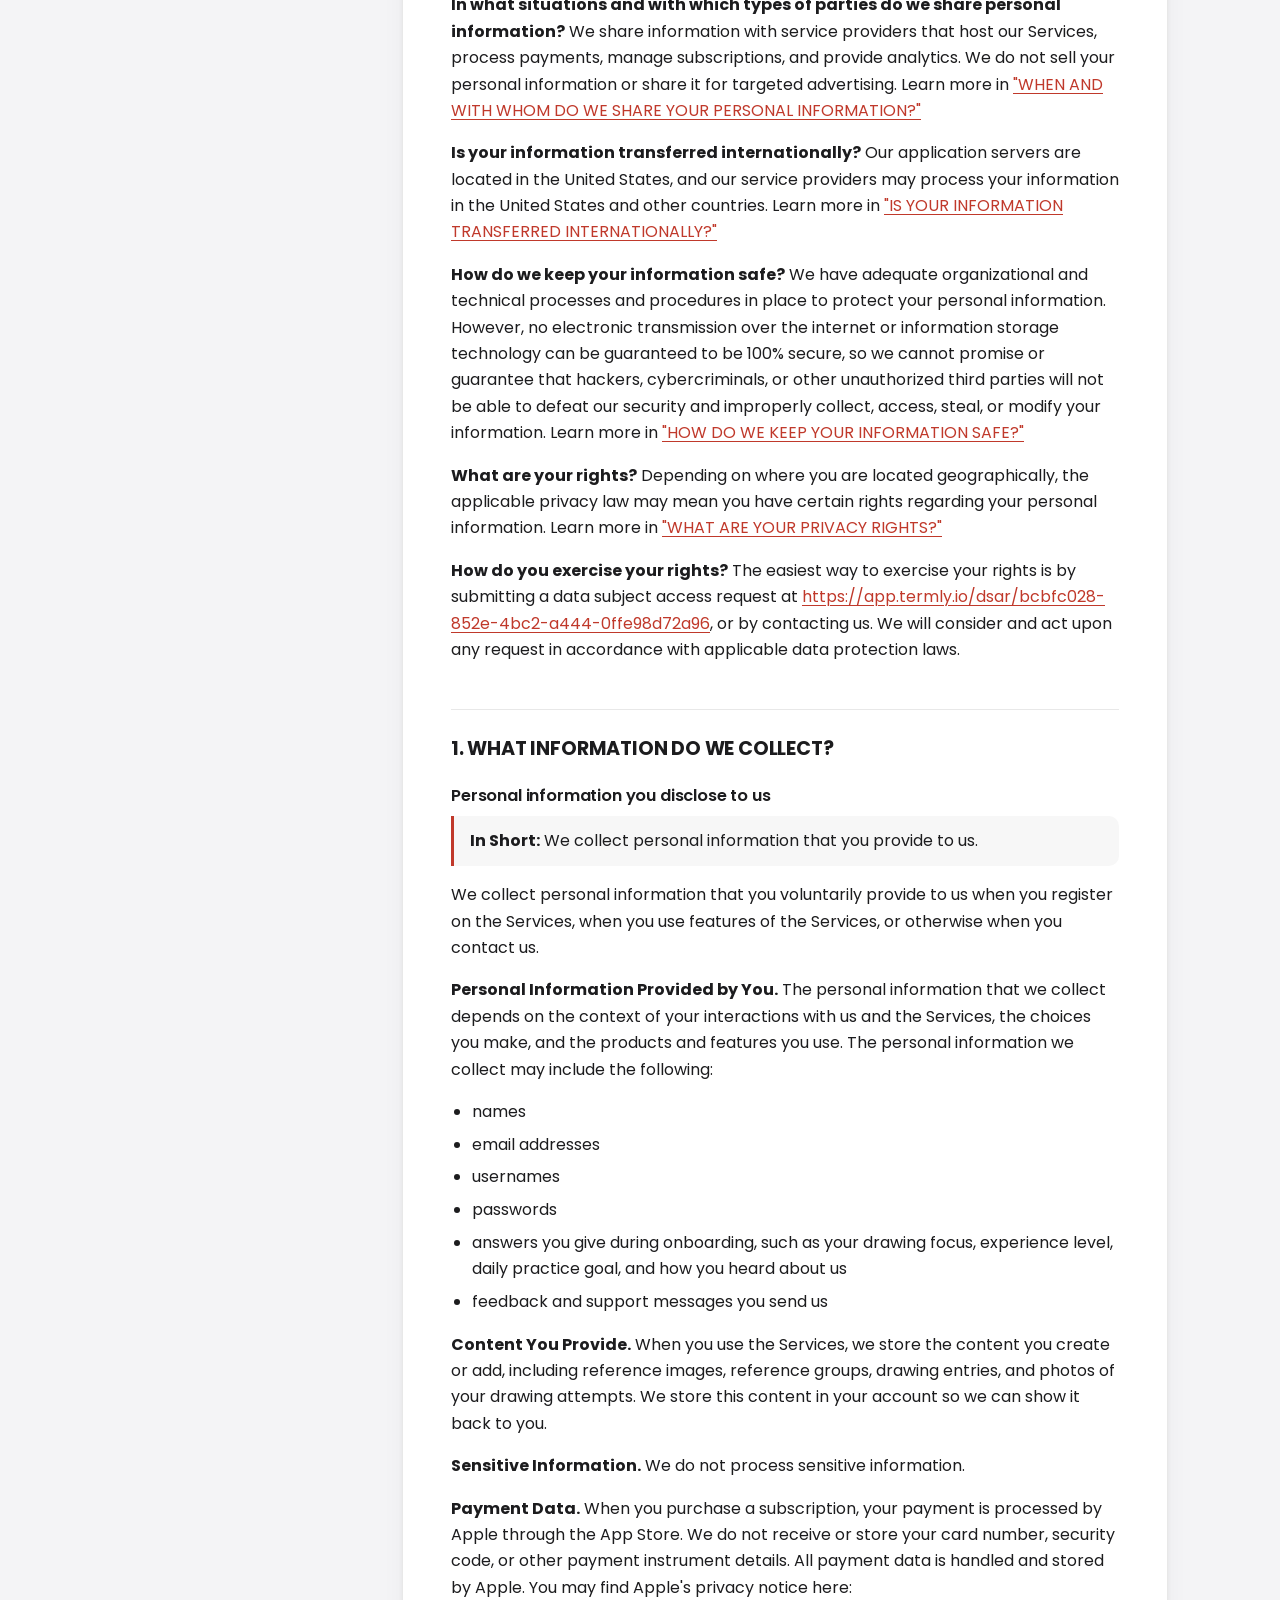
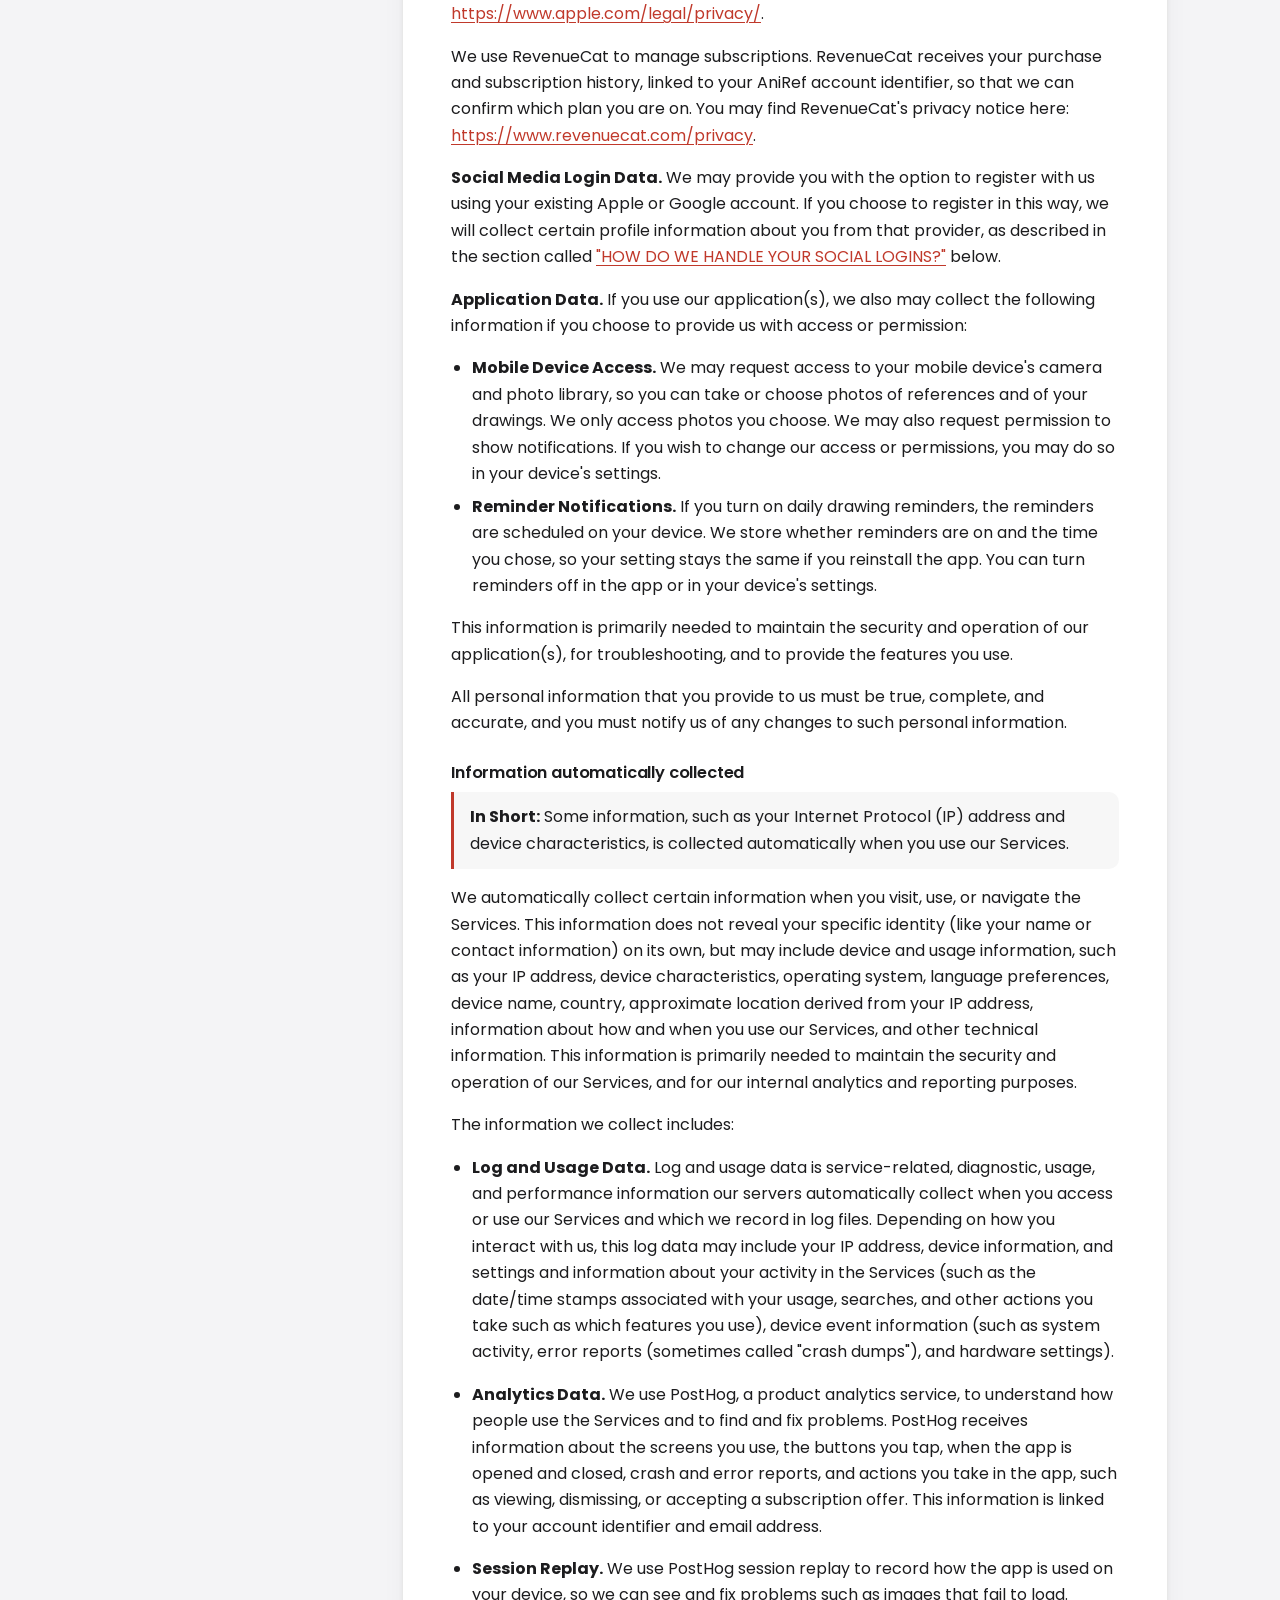
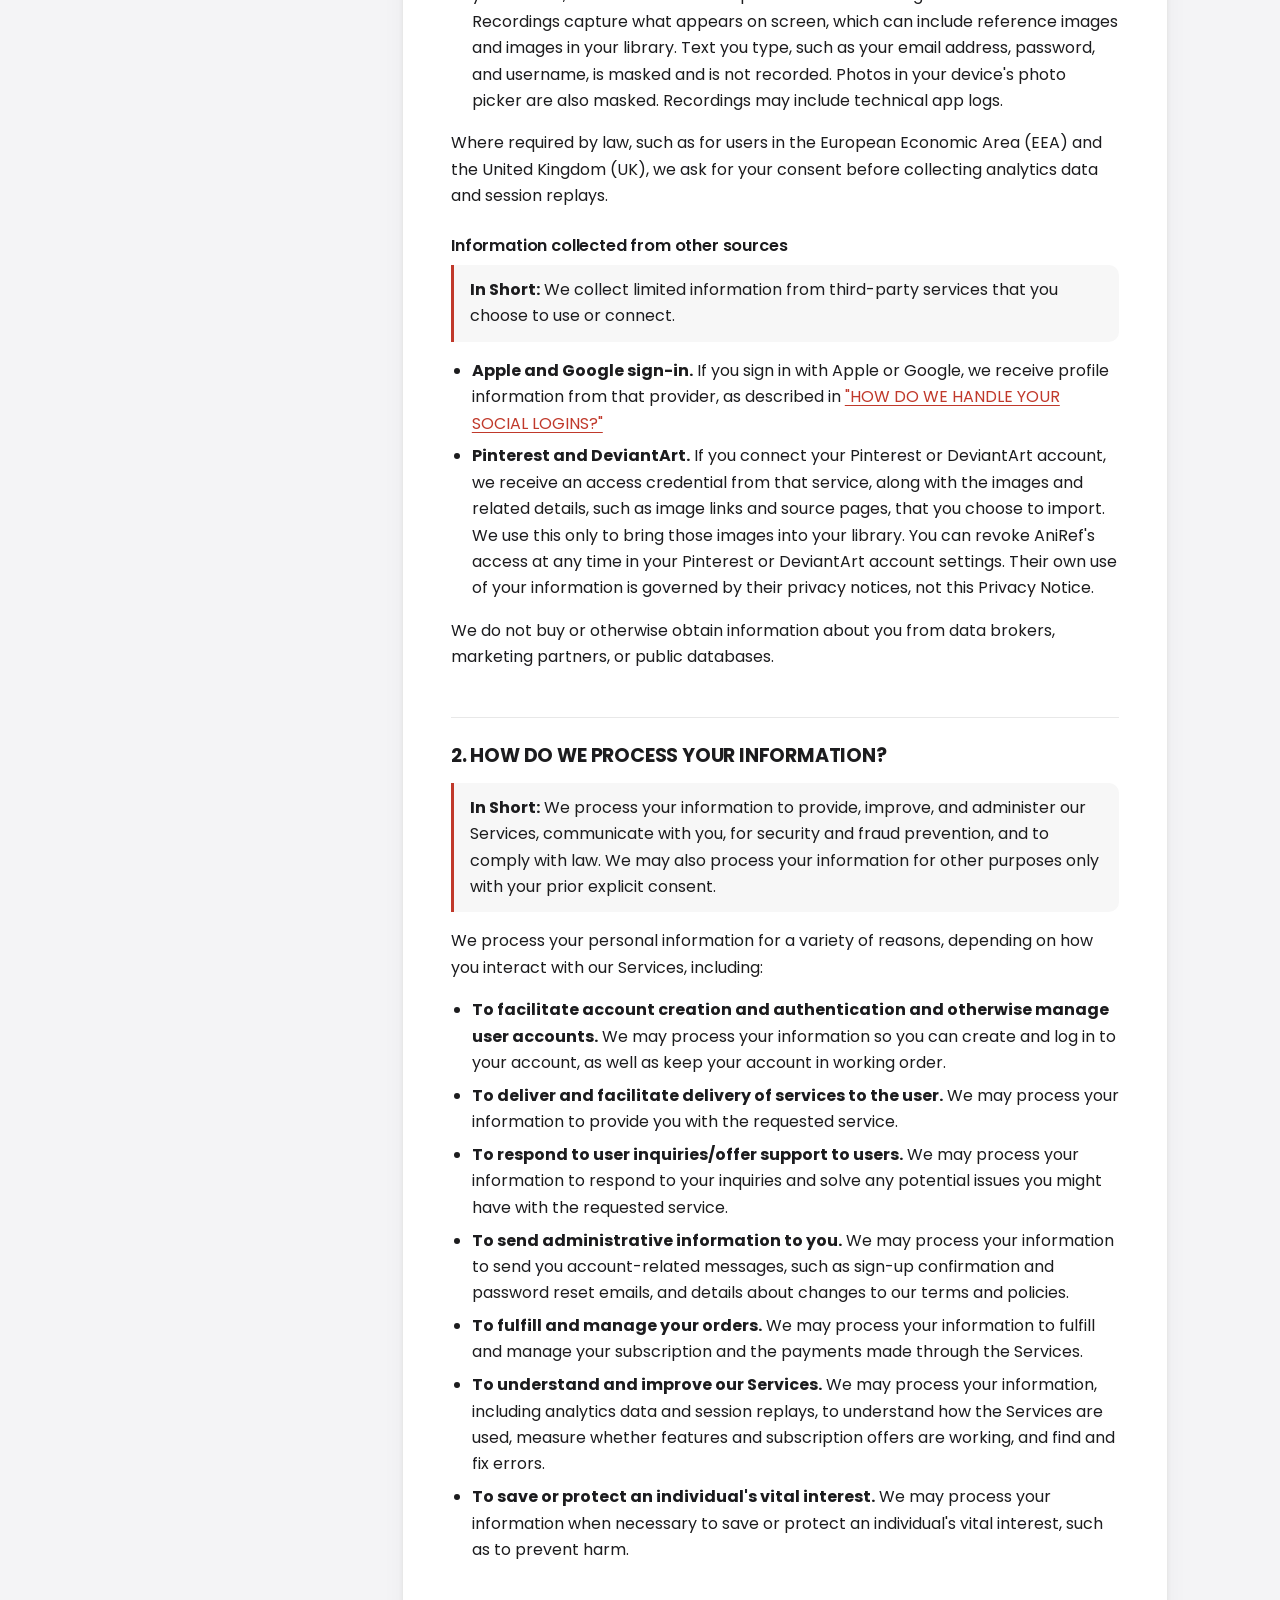
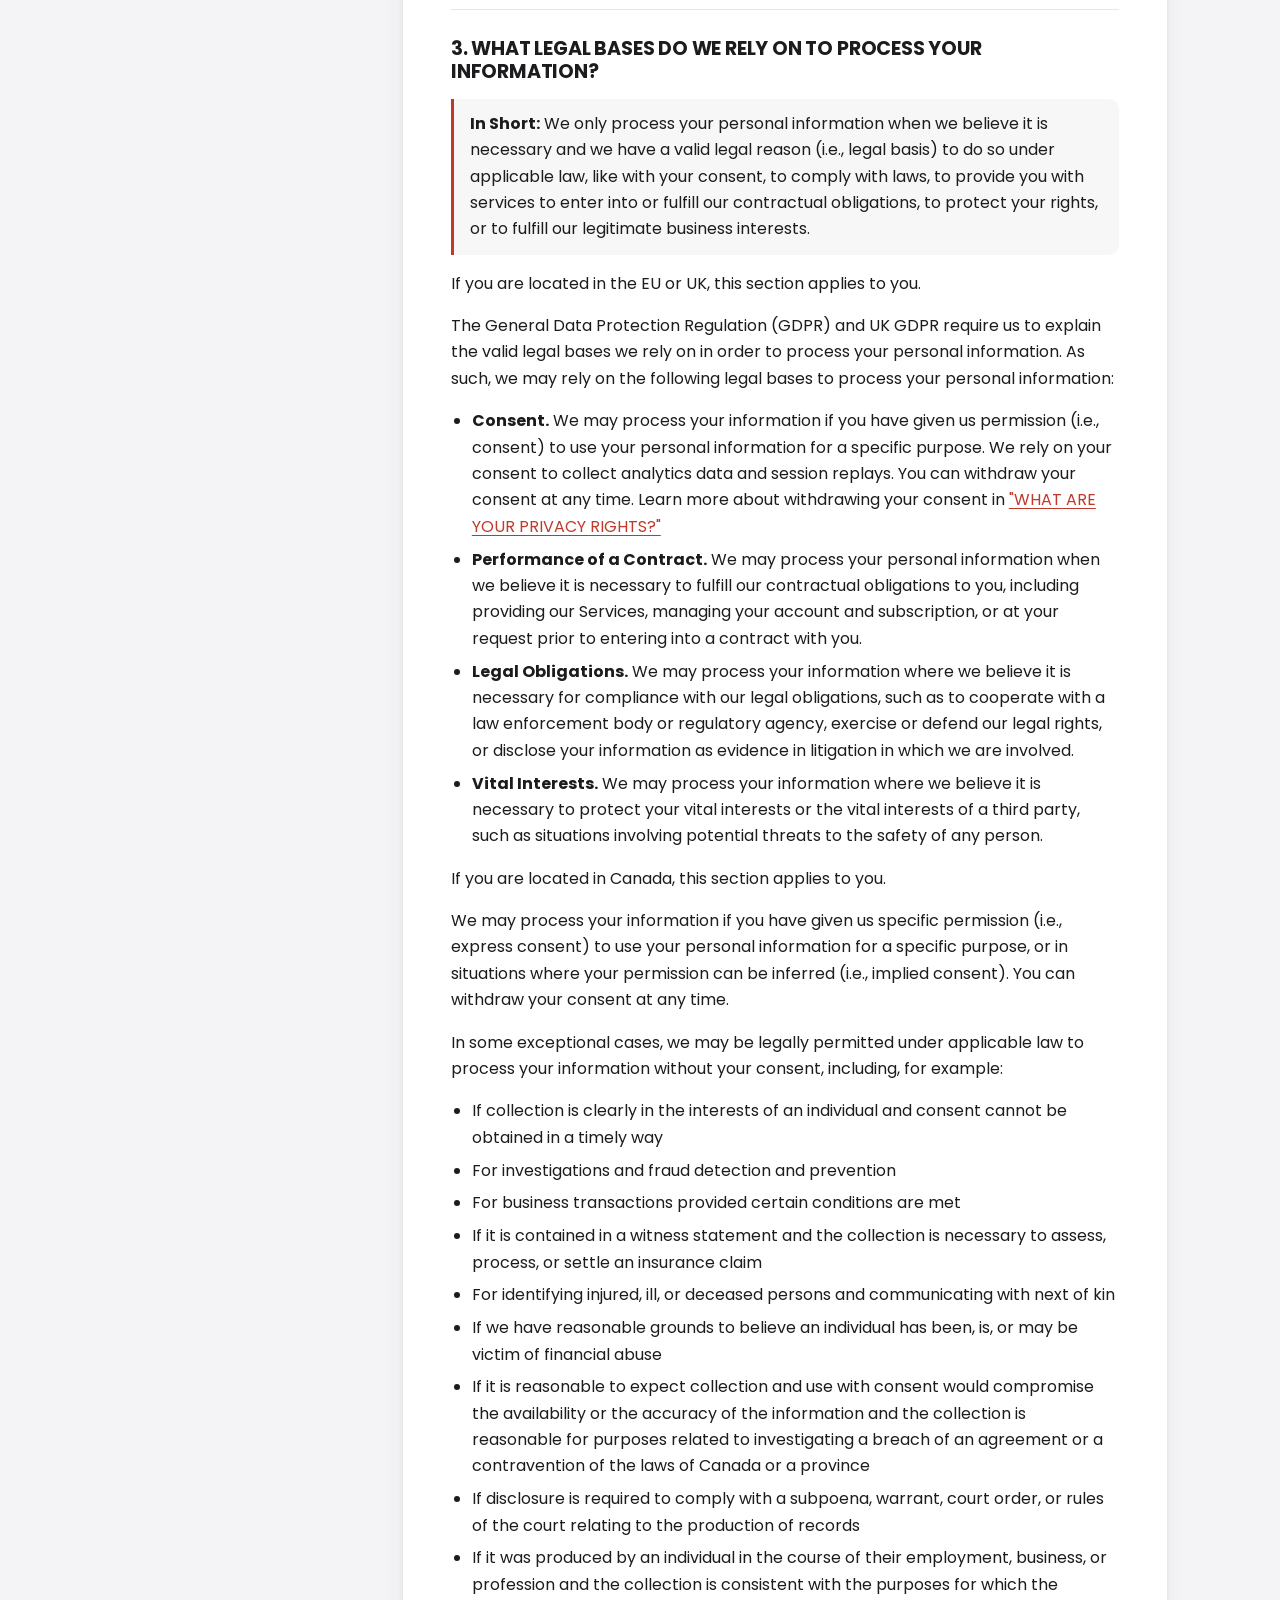
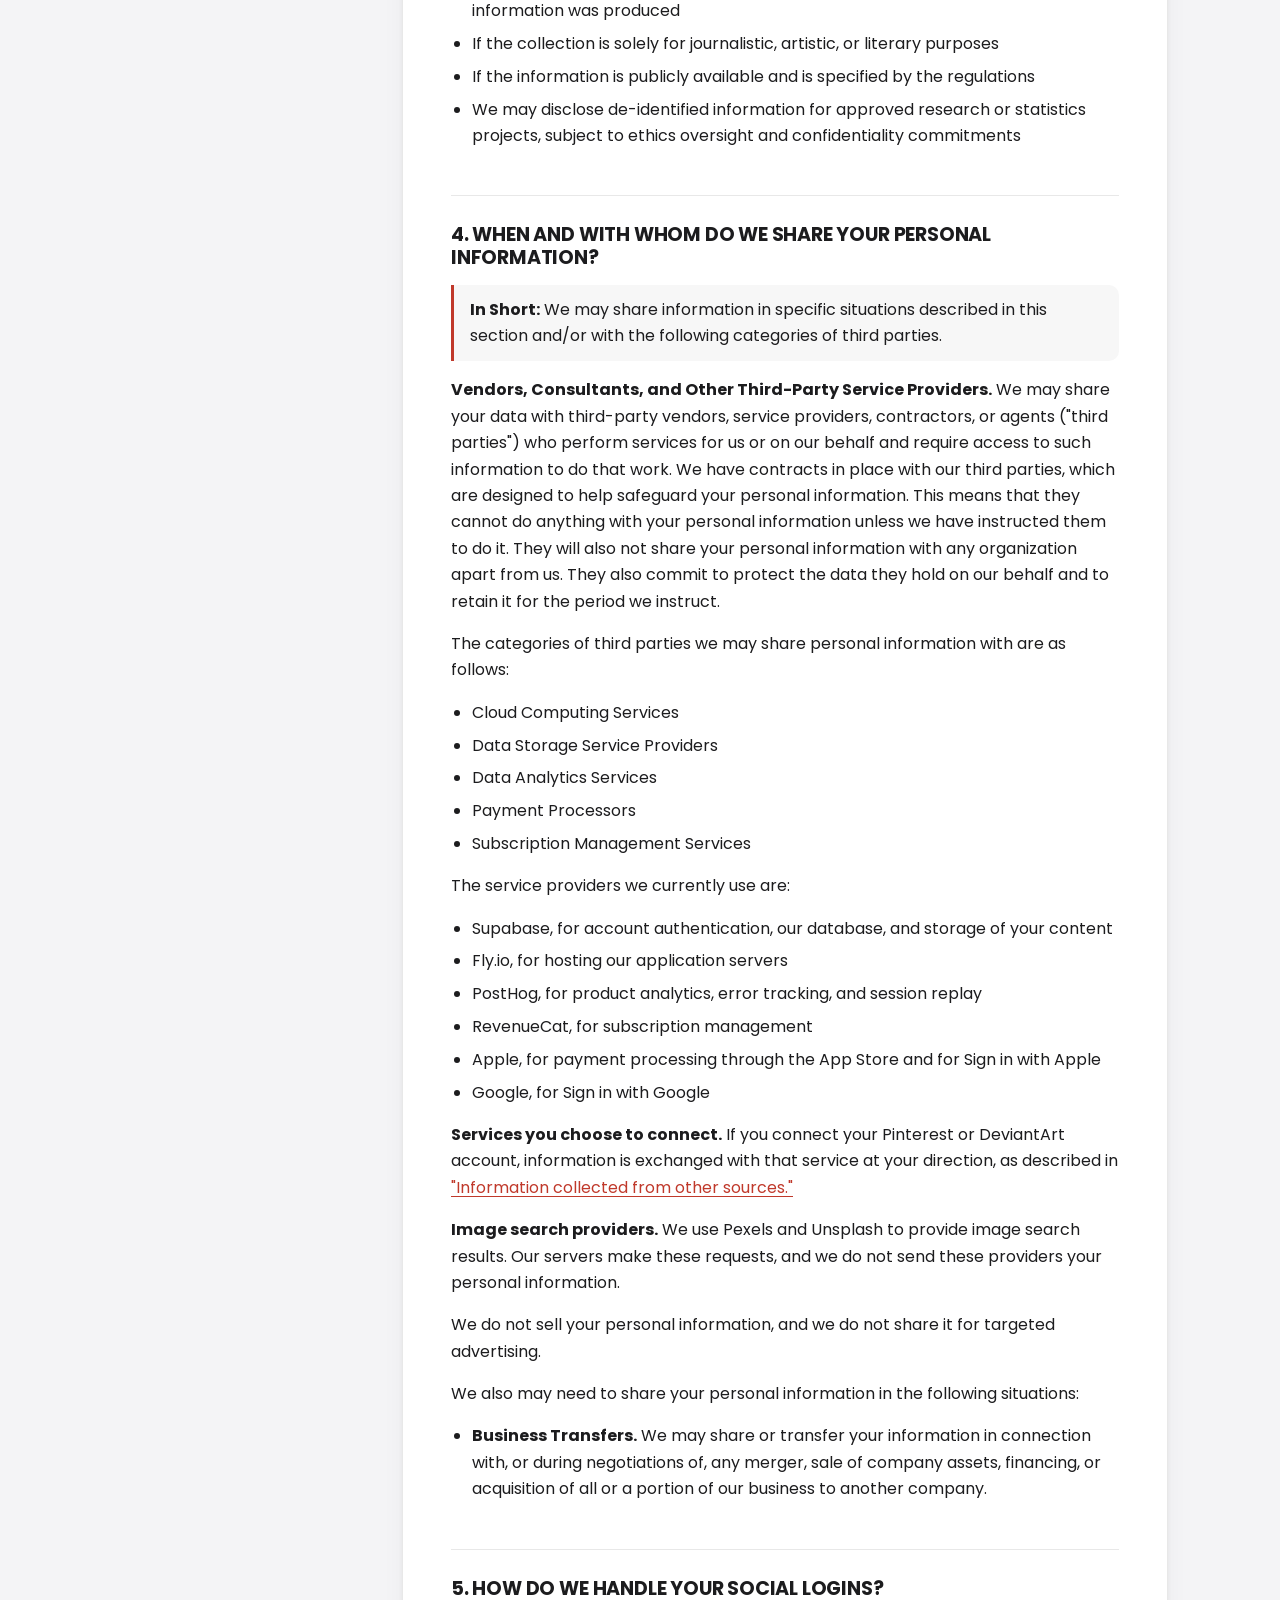
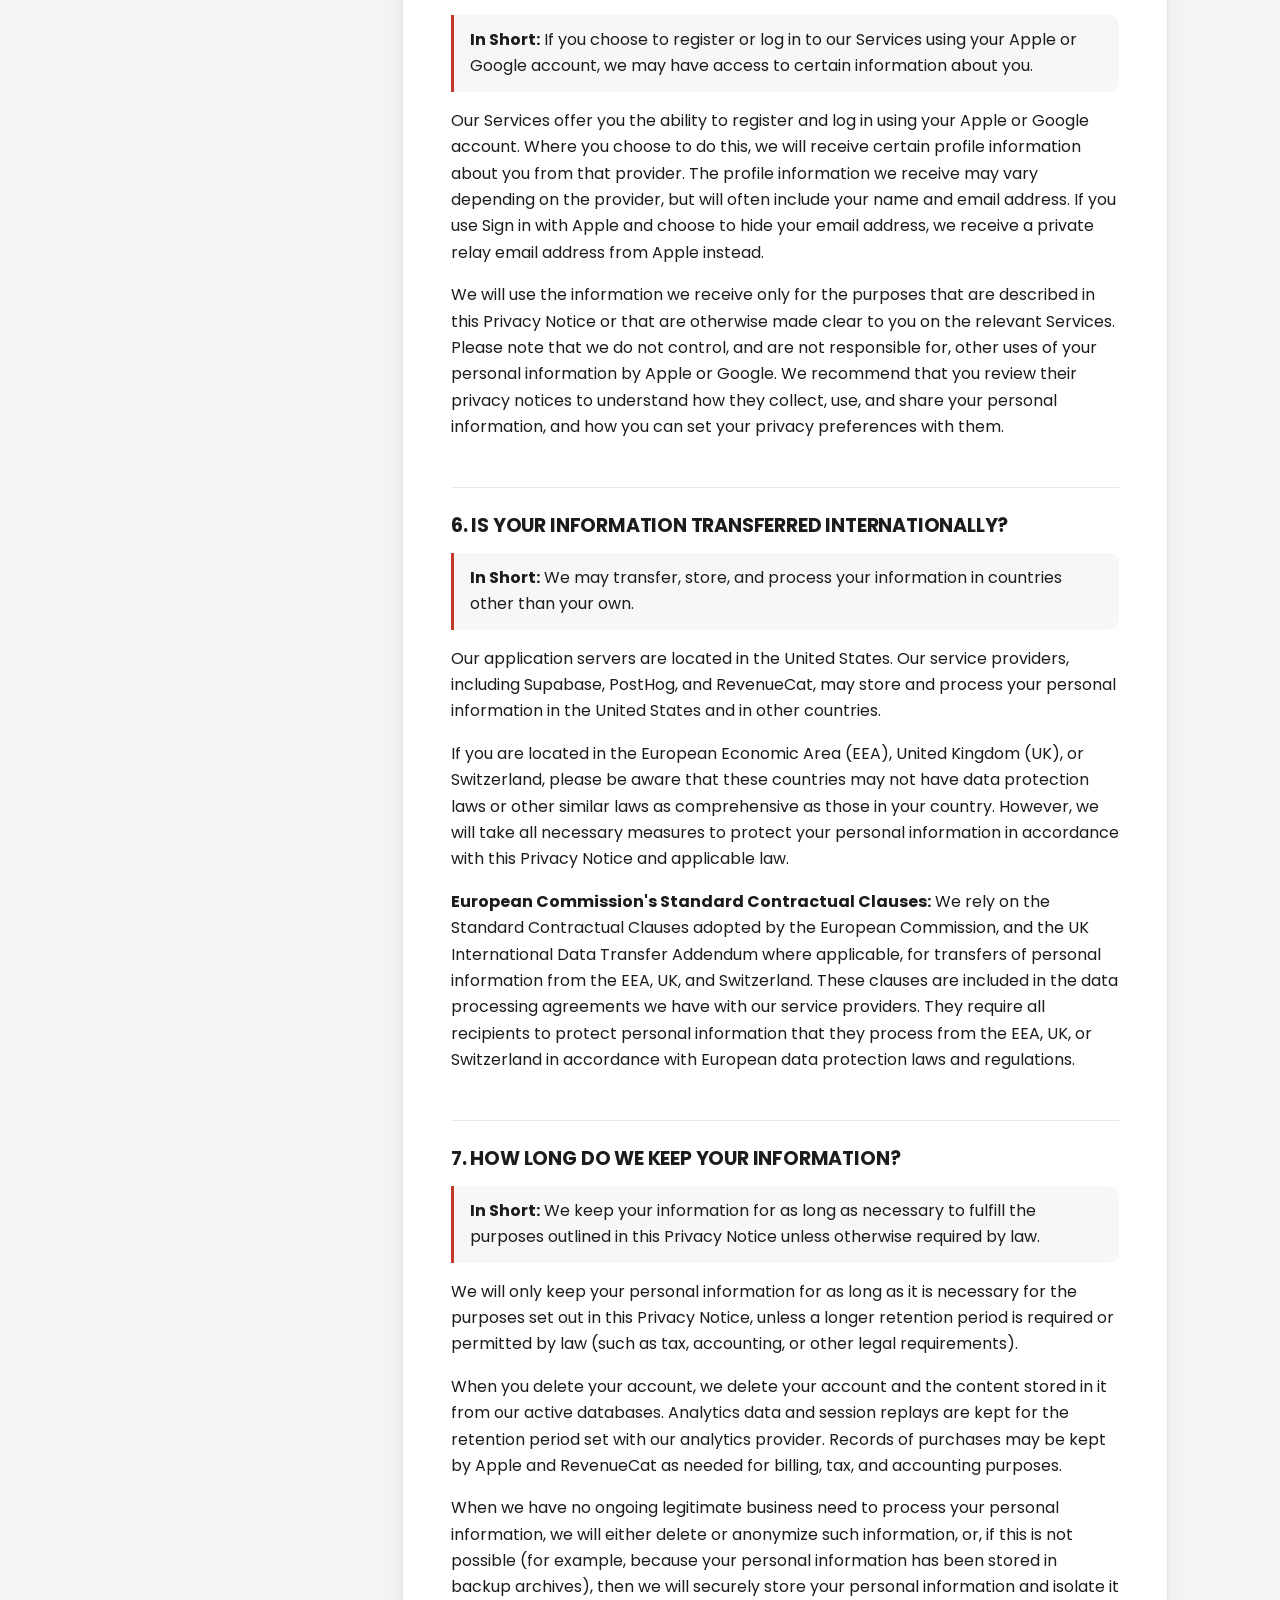
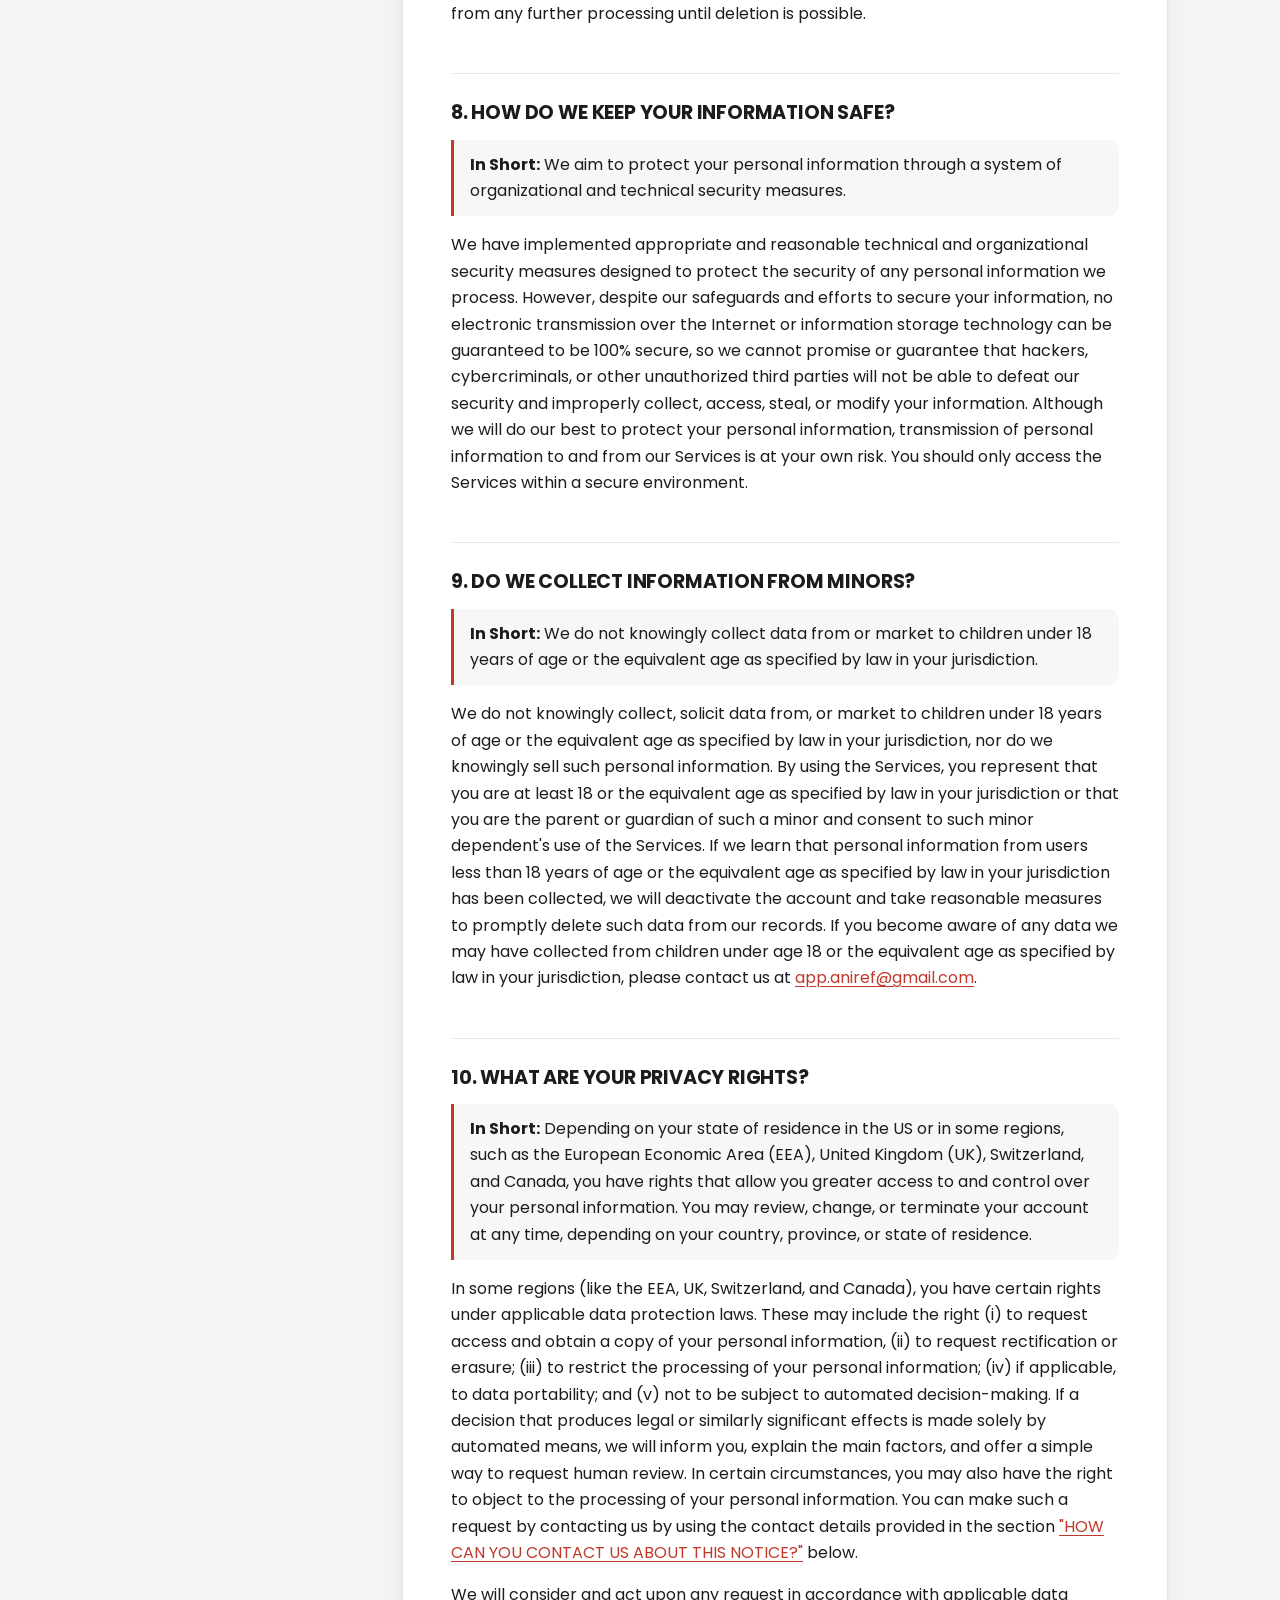
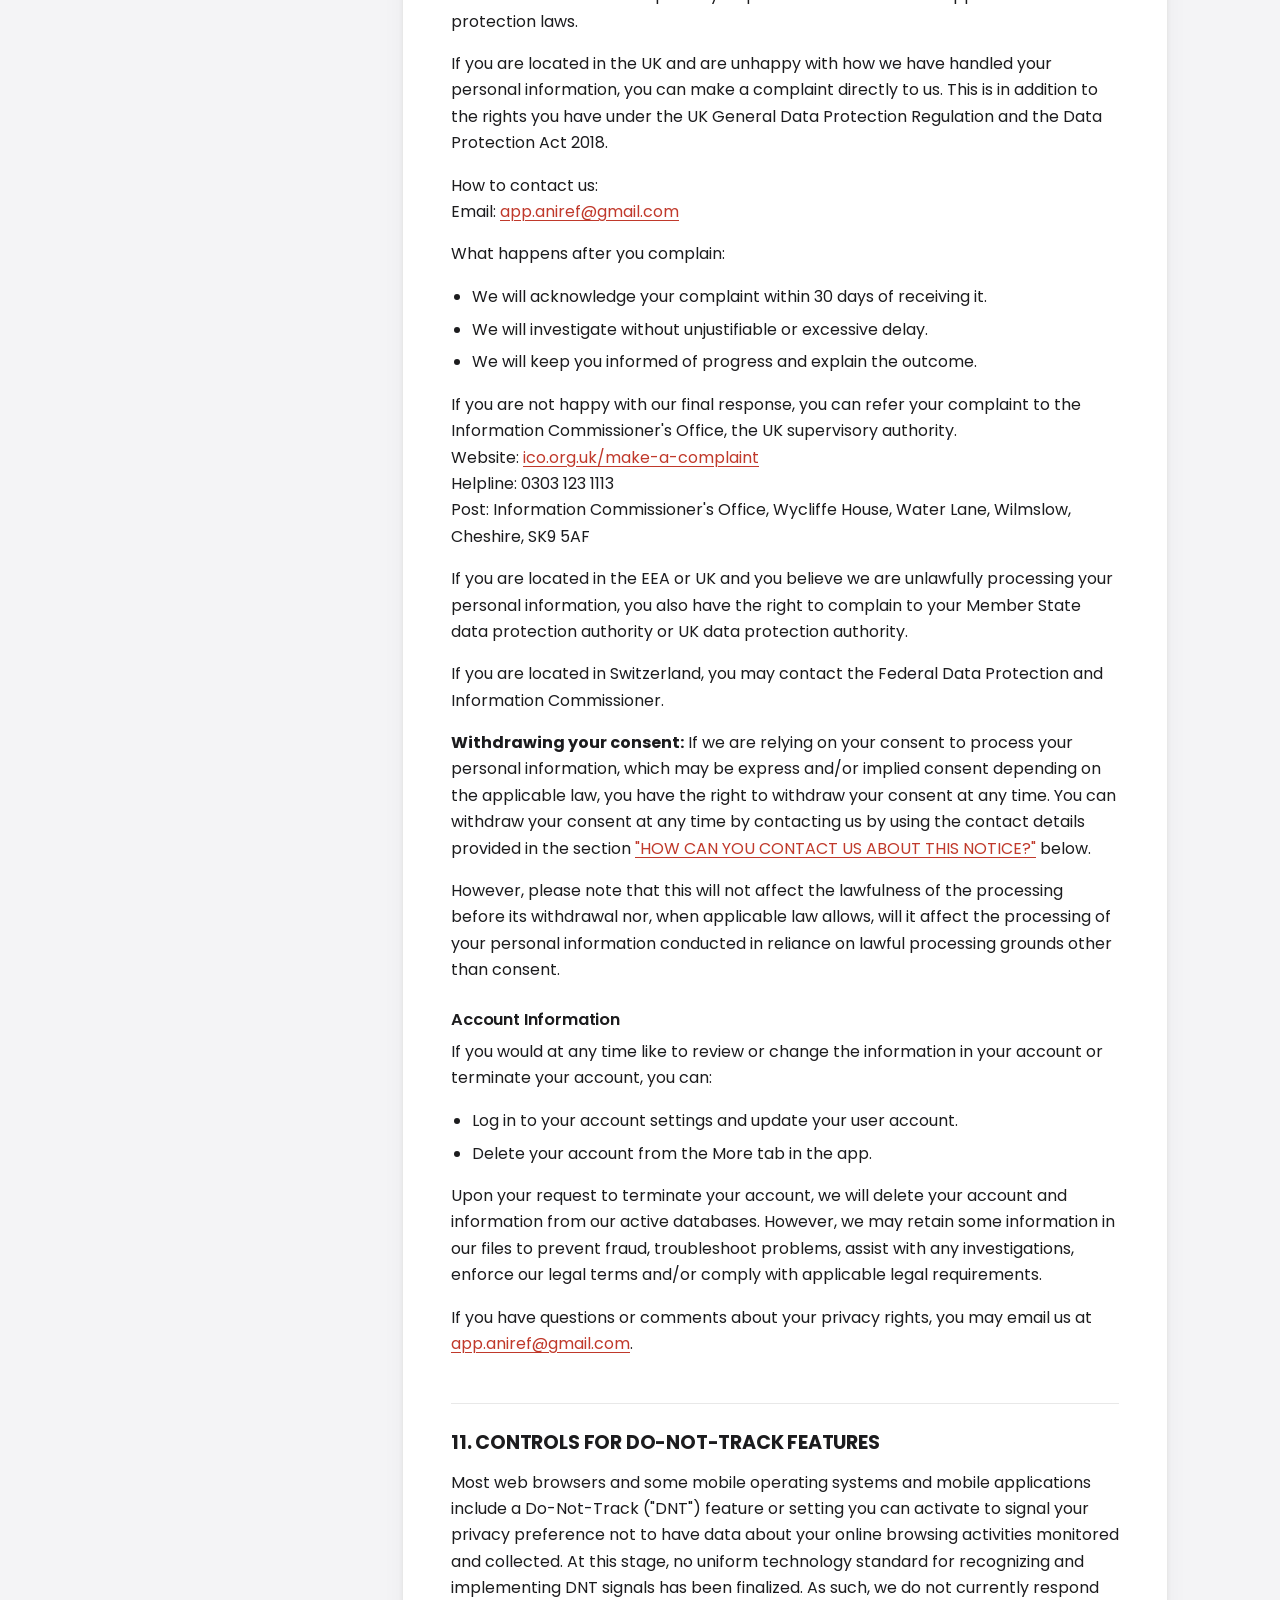
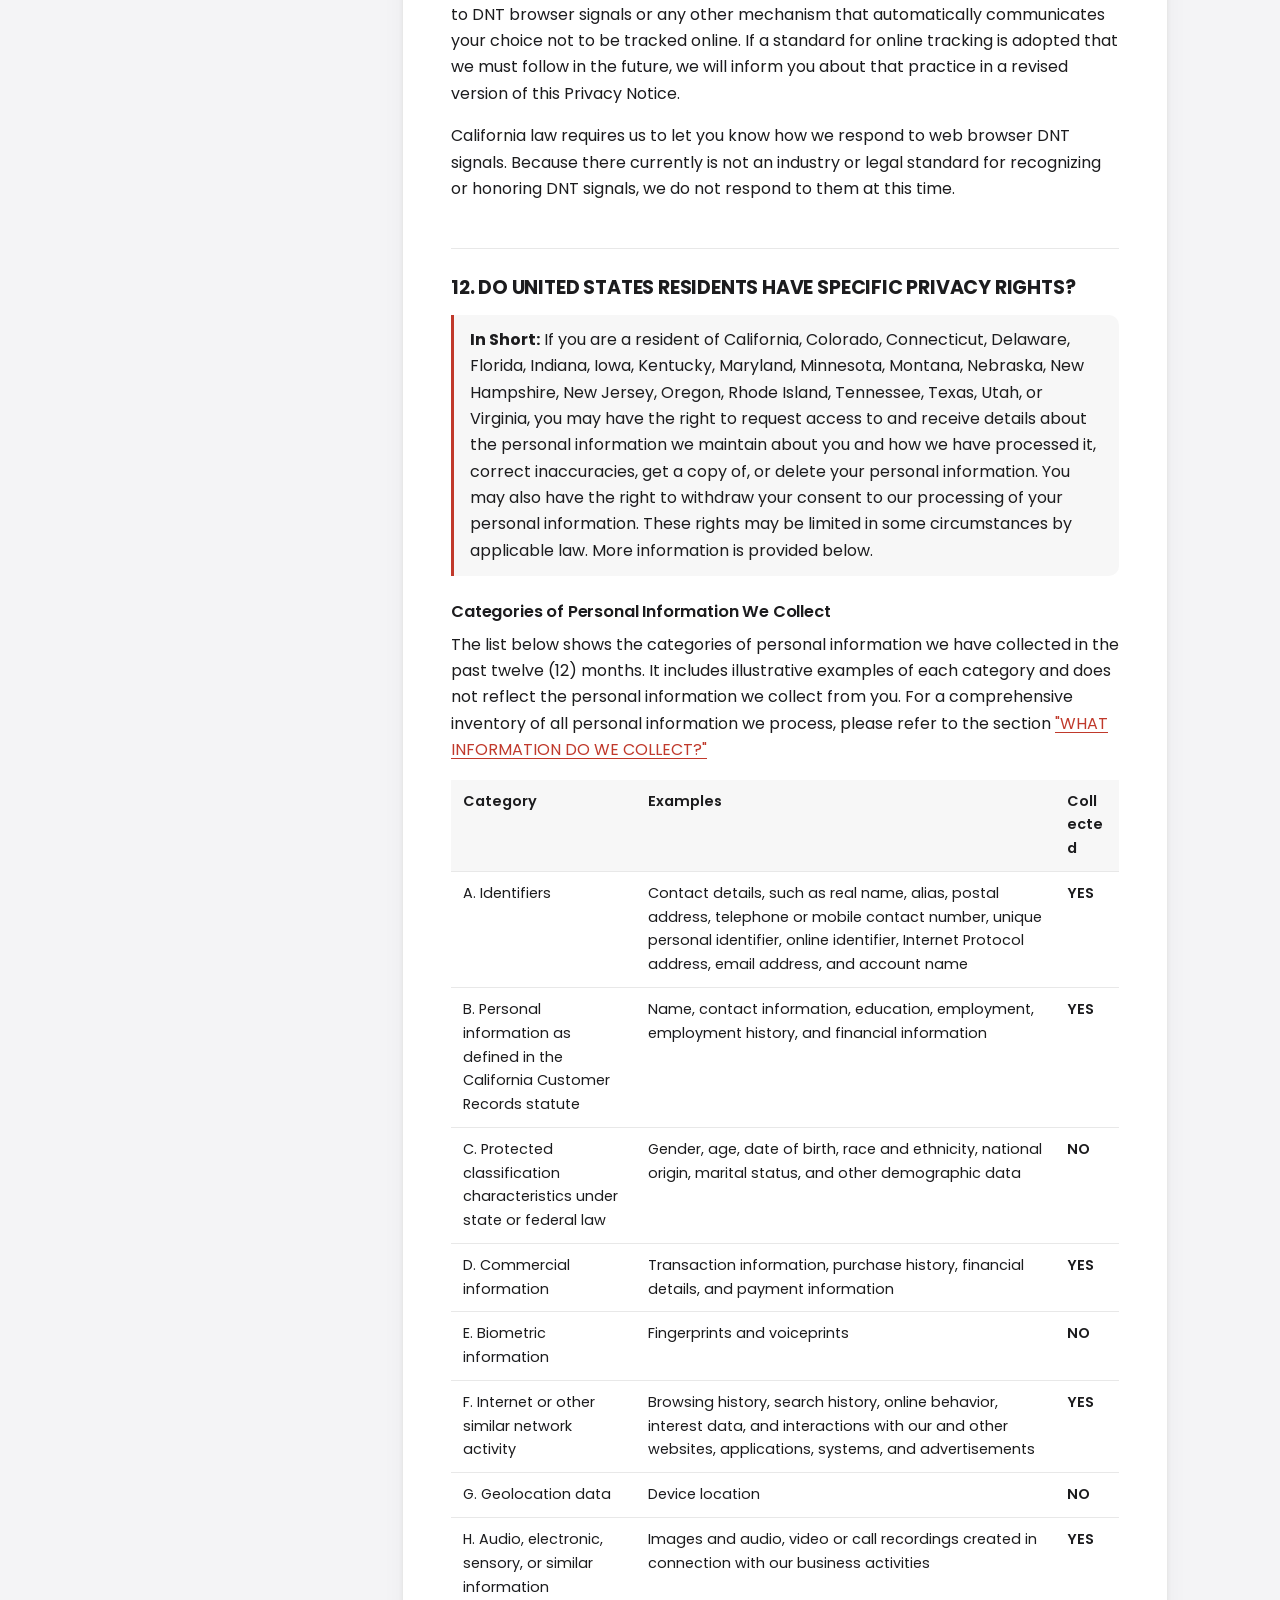
<file: privacy.html>
<!doctype html>
<html lang="en">
<head>
    <meta charset="utf-8">
    <meta name="viewport" content="width=device-width, initial-scale=1, viewport-fit=cover">
    <title>Privacy Policy · AniRef</title>
    <meta name="description" content="How AniRef collects, uses and protects your information.">
    <meta name="theme-color" content="#C0392B">
    <link rel="canonical" href="https://hquino1.github.io/AniRef-site/privacy.html">
    <meta property="og:type" content="website">
    <meta property="og:site_name" content="AniRef">
    <meta property="og:title" content="Privacy Policy · AniRef">
    <meta property="og:description" content="How AniRef collects, uses and protects your information.">
    <meta property="og:url" content="https://hquino1.github.io/AniRef-site/privacy.html">
    <meta property="og:image" content="https://hquino1.github.io/AniRef-site/assets/img/app-icon.png">
    <link rel="icon" type="image/png" sizes="32x32" href="assets/img/favicon-32.png">
    <link rel="apple-touch-icon" href="assets/img/apple-touch-icon.png">
    <link rel="preload" href="assets/fonts/Poppins_600SemiBold.ttf" as="font" type="font/ttf" crossorigin>
    <link rel="stylesheet" href="assets/css/style.css">
    <script>try{var t=localStorage.getItem("aniref-theme");if(t)document.documentElement.setAttribute("data-theme",t)}catch(e){}</script>
</head>
<body>
    <a class="skip-link" href="#main">Skip to content</a>

    <header class="site-header">
        <nav class="container nav" aria-label="Main">
            <a class="brand" href="index.html" aria-label="AniRef home">
                <img class="logo-red" src="assets/img/logo-red.png" alt="AniRef" width="480" height="158">
                <img class="logo-white" src="assets/img/logo-white.png" alt="AniRef" width="480" height="158">
            </a>
            <ul class="nav-links" id="nav-links">
                <li><a href="about.html">About</a></li>
                <li><a href="faq.html">FAQ</a></li>
                <li><a href="support.html">Support</a></li>
                <li><a href="privacy.html" aria-current="page">Privacy</a></li>
                <li><a href="terms.html">Terms</a></li>
            </ul>
            <div class="nav-actions">
                <button class="icon-btn" type="button" data-theme-toggle aria-label="Toggle dark mode">
                    <svg class="icon-moon" viewBox="0 0 24 24" fill="none" stroke="currentColor" stroke-width="2" stroke-linecap="round" stroke-linejoin="round" aria-hidden="true"><path d="M21 12.8A9 9 0 1 1 11.2 3a7 7 0 0 0 9.8 9.8z"/></svg>
                    <svg class="icon-sun" viewBox="0 0 24 24" fill="none" stroke="currentColor" stroke-width="2" stroke-linecap="round" aria-hidden="true"><circle cx="12" cy="12" r="4.5"/><path d="M12 2v2M12 20v2M4.9 4.9l1.4 1.4M17.7 17.7l1.4 1.4M2 12h2M20 12h2M4.9 19.1l1.4-1.4M17.7 6.3l1.4-1.4"/></svg>
                </button>
                <button class="icon-btn menu-toggle" type="button" data-menu-toggle aria-controls="nav-links" aria-expanded="false" aria-label="Open menu">
                    <svg viewBox="0 0 24 24" fill="none" stroke="currentColor" stroke-width="2" stroke-linecap="round" aria-hidden="true"><path d="M4 7h16M4 12h16M4 17h16"/></svg>
                </button>
            </div>
        </nav>
    </header>

    <main id="main">
        <section class="container page-hero">
            <span class="eyebrow">Legal</span>
            <h1>Privacy Policy</h1>
            <p>How AniRef collects, uses, shares and protects your personal information, and the choices you have.</p>
            <p class="legal-meta">Last updated September 14, 2026</p>
        </section>
        <div class="container legal">
            <aside class="card legal-toc" aria-label="Contents">
                <h2>Contents</h2>
                <ol>
                    <li><a href="#section-1">1. What information do we collect?</a></li>
                    <li><a href="#section-2">2. How do we process your information?</a></li>
                    <li><a href="#section-3">3. What legal bases do we rely on to process your information?</a></li>
                    <li><a href="#section-4">4. When and with whom do we share your personal information?</a></li>
                    <li><a href="#section-5">5. How do we handle your social logins?</a></li>
                    <li><a href="#section-6">6. Is your information transferred internationally?</a></li>
                    <li><a href="#section-7">7. How long do we keep your information?</a></li>
                    <li><a href="#section-8">8. How do we keep your information safe?</a></li>
                    <li><a href="#section-9">9. Do we collect information from minors?</a></li>
                    <li><a href="#section-10">10. What are your privacy rights?</a></li>
                    <li><a href="#section-11">11. Controls for Do-Not-Track features</a></li>
                    <li><a href="#section-12">12. Do United States residents have specific privacy rights?</a></li>
                    <li><a href="#section-13">13. Do we make updates to this notice?</a></li>
                    <li><a href="#section-14">14. How can you contact us about this notice?</a></li>
                    <li><a href="#section-15">15. How can you review, update, or delete the data we collect from you?</a></li>
                </ol>
            </aside>
            <article class="card legal-body">
<p>This Privacy Notice for AniRef ("we," "us," or "our") describes how and why we might access, collect, store, use, and/or share ("process") your personal information when you use our services ("Services"), including when you:</p>
<ul><li>Download and use our mobile application (AniRef), or any other application of ours that links to this Privacy Notice</li><li>Engage with us in other related ways, such as contacting our support team</li></ul>
<p><strong>Questions or concerns?</strong> Reading this Privacy Notice will help you understand your privacy rights and choices. We are responsible for making decisions about how your personal information is processed. If you do not agree with our policies and practices, please do not use our Services. If you still have any questions or concerns, please contact us at <a href="mailto:app.aniref@gmail.com">app.aniref@gmail.com</a>.</p>
<h2 id="summary-of-key-points">SUMMARY OF KEY POINTS</h2>
<p>This summary provides key points from our Privacy Notice, but you can find out more details about any of these topics by using the table of contents below to find the section you are looking for.</p>
<p><strong>What personal information do we process?</strong> When you visit, use, or navigate our Services, we may process personal information depending on how you interact with us and the Services, the choices you make, and the products and features you use. Learn more in <a href="#section-1">"WHAT INFORMATION DO WE COLLECT?"</a></p>
<p><strong>Do we process any sensitive personal information?</strong> Some of the information may be considered "special" or "sensitive" in certain jurisdictions, for example your racial or ethnic origins, sexual orientation, and religious beliefs. We do not process sensitive personal information.</p>
<p><strong>Do we collect any information from third parties?</strong> We collect information from third-party services only when you choose to use them, such as signing in with Apple or Google, or connecting your Pinterest or DeviantArt account. We do not buy information about you from data brokers or marketing partners. Learn more in <a href="#information-collected-from-other-sources">"Information collected from other sources."</a></p>
<p><strong>How do we process your information?</strong> We process your information to provide, improve, and administer our Services, communicate with you, understand how our Services are used, for security and fraud prevention, and to comply with law. We may also process your information for other purposes with your consent. We process your information only when we have a valid legal reason to do so. Learn more in <a href="#section-2">"HOW DO WE PROCESS YOUR INFORMATION?"</a></p>
<p><strong>In what situations and with which types of parties do we share personal information?</strong> We share information with service providers that host our Services, process payments, manage subscriptions, and provide analytics. We do not sell your personal information or share it for targeted advertising. Learn more in <a href="#section-4">"WHEN AND WITH WHOM DO WE SHARE YOUR PERSONAL INFORMATION?"</a></p>
<p><strong>Is your information transferred internationally?</strong> Our application servers are located in the United States, and our service providers may process your information in the United States and other countries. Learn more in <a href="#section-6">"IS YOUR INFORMATION TRANSFERRED INTERNATIONALLY?"</a></p>
<p><strong>How do we keep your information safe?</strong> We have adequate organizational and technical processes and procedures in place to protect your personal information. However, no electronic transmission over the internet or information storage technology can be guaranteed to be 100% secure, so we cannot promise or guarantee that hackers, cybercriminals, or other unauthorized third parties will not be able to defeat our security and improperly collect, access, steal, or modify your information. Learn more in <a href="#section-8">"HOW DO WE KEEP YOUR INFORMATION SAFE?"</a></p>
<p><strong>What are your rights?</strong> Depending on where you are located geographically, the applicable privacy law may mean you have certain rights regarding your personal information. Learn more in <a href="#section-10">"WHAT ARE YOUR PRIVACY RIGHTS?"</a></p>
<p><strong>How do you exercise your rights?</strong> The easiest way to exercise your rights is by submitting a data subject access request at <a href="https://app.termly.io/dsar/bcbfc028-852e-4bc2-a444-0ffe98d72a96">https://app.termly.io/dsar/bcbfc028-852e-4bc2-a444-0ffe98d72a96</a>, or by contacting us. We will consider and act upon any request in accordance with applicable data protection laws.</p>
<h2 id="section-1">1. WHAT INFORMATION DO WE COLLECT?</h2>
<h3 id="personal-information-you-disclose-to-us">Personal information you disclose to us</h3>
<p class="in-short"><strong>In Short:</strong> We collect personal information that you provide to us.</p>
<p>We collect personal information that you voluntarily provide to us when you register on the Services, when you use features of the Services, or otherwise when you contact us.</p>
<p><strong>Personal Information Provided by You.</strong> The personal information that we collect depends on the context of your interactions with us and the Services, the choices you make, and the products and features you use. The personal information we collect may include the following:</p>
<ul><li>names</li><li>email addresses</li><li>usernames</li><li>passwords</li><li>answers you give during onboarding, such as your drawing focus, experience level, daily practice goal, and how you heard about us</li><li>feedback and support messages you send us</li></ul>
<p><strong>Content You Provide.</strong> When you use the Services, we store the content you create or add, including reference images, reference groups, drawing entries, and photos of your drawing attempts. We store this content in your account so we can show it back to you.</p>
<p><strong>Sensitive Information.</strong> We do not process sensitive information.</p>
<p><strong>Payment Data.</strong> When you purchase a subscription, your payment is processed by Apple through the App Store. We do not receive or store your card number, security code, or other payment instrument details. All payment data is handled and stored by Apple. You may find Apple's privacy notice here: <a href="https://www.apple.com/legal/privacy/">https://www.apple.com/legal/privacy/</a>.</p>
<p>We use RevenueCat to manage subscriptions. RevenueCat receives your purchase and subscription history, linked to your AniRef account identifier, so that we can confirm which plan you are on. You may find RevenueCat's privacy notice here: <a href="https://www.revenuecat.com/privacy">https://www.revenuecat.com/privacy</a>.</p>
<p><strong>Social Media Login Data.</strong> We may provide you with the option to register with us using your existing Apple or Google account. If you choose to register in this way, we will collect certain profile information about you from that provider, as described in the section called <a href="#section-5">"HOW DO WE HANDLE YOUR SOCIAL LOGINS?"</a> below.</p>
<p><strong>Application Data.</strong> If you use our application(s), we also may collect the following information if you choose to provide us with access or permission:</p>
<ul><li><strong>Mobile Device Access.</strong> We may request access to your mobile device's camera and photo library, so you can take or choose photos of references and of your drawings. We only access photos you choose. We may also request permission to show notifications. If you wish to change our access or permissions, you may do so in your device's settings.</li><li><strong>Reminder Notifications.</strong> If you turn on daily drawing reminders, the reminders are scheduled on your device. We store whether reminders are on and the time you chose, so your setting stays the same if you reinstall the app. You can turn reminders off in the app or in your device's settings.</li></ul>
<p>This information is primarily needed to maintain the security and operation of our application(s), for troubleshooting, and to provide the features you use.</p>
<p>All personal information that you provide to us must be true, complete, and accurate, and you must notify us of any changes to such personal information.</p>
<h3 id="information-automatically-collected">Information automatically collected</h3>
<p class="in-short"><strong>In Short:</strong> Some information, such as your Internet Protocol (IP) address and device characteristics, is collected automatically when you use our Services.</p>
<p>We automatically collect certain information when you visit, use, or navigate the Services. This information does not reveal your specific identity (like your name or contact information) on its own, but may include device and usage information, such as your IP address, device characteristics, operating system, language preferences, device name, country, approximate location derived from your IP address, information about how and when you use our Services, and other technical information. This information is primarily needed to maintain the security and operation of our Services, and for our internal analytics and reporting purposes.</p>
<p>The information we collect includes:</p>
<ul><li><strong>Log and Usage Data.</strong> Log and usage data is service-related, diagnostic, usage, and performance information our servers automatically collect when you access or use our Services and which we record in log files. Depending on how you interact with us, this log data may include your IP address, device information, and settings and information about your activity in the Services (such as the date/time stamps associated with your usage, searches, and other actions you take such as which features you use), device event information (such as system activity, error reports (sometimes called "crash dumps"), and hardware settings).</li></ul>
<ul><li><strong>Analytics Data.</strong> We use PostHog, a product analytics service, to understand how people use the Services and to find and fix problems. PostHog receives information about the screens you use, the buttons you tap, when the app is opened and closed, crash and error reports, and actions you take in the app, such as viewing, dismissing, or accepting a subscription offer. This information is linked to your account identifier and email address.</li></ul>
<ul><li><strong>Session Replay.</strong> We use PostHog session replay to record how the app is used on your device, so we can see and fix problems such as images that fail to load. Recordings capture what appears on screen, which can include reference images and images in your library. Text you type, such as your email address, password, and username, is masked and is not recorded. Photos in your device's photo picker are also masked. Recordings may include technical app logs.</li></ul>
<p>Where required by law, such as for users in the European Economic Area (EEA) and the United Kingdom (UK), we ask for your consent before collecting analytics data and session replays.</p>
<h3 id="information-collected-from-other-sources">Information collected from other sources</h3>
<p class="in-short"><strong>In Short:</strong> We collect limited information from third-party services that you choose to use or connect.</p>
<ul><li><strong>Apple and Google sign-in.</strong> If you sign in with Apple or Google, we receive profile information from that provider, as described in <a href="#section-5">"HOW DO WE HANDLE YOUR SOCIAL LOGINS?"</a></li><li><strong>Pinterest and DeviantArt.</strong> If you connect your Pinterest or DeviantArt account, we receive an access credential from that service, along with the images and related details, such as image links and source pages, that you choose to import. We use this only to bring those images into your library. You can revoke AniRef's access at any time in your Pinterest or DeviantArt account settings. Their own use of your information is governed by their privacy notices, not this Privacy Notice.</li></ul>
<p>We do not buy or otherwise obtain information about you from data brokers, marketing partners, or public databases.</p>
<h2 id="section-2">2. HOW DO WE PROCESS YOUR INFORMATION?</h2>
<p class="in-short"><strong>In Short:</strong> We process your information to provide, improve, and administer our Services, communicate with you, for security and fraud prevention, and to comply with law. We may also process your information for other purposes only with your prior explicit consent.</p>
<p>We process your personal information for a variety of reasons, depending on how you interact with our Services, including:</p>
<ul><li><strong>To facilitate account creation and authentication and otherwise manage user accounts.</strong> We may process your information so you can create and log in to your account, as well as keep your account in working order.</li><li><strong>To deliver and facilitate delivery of services to the user.</strong> We may process your information to provide you with the requested service.</li><li><strong>To respond to user inquiries/offer support to users.</strong> We may process your information to respond to your inquiries and solve any potential issues you might have with the requested service.</li><li><strong>To send administrative information to you.</strong> We may process your information to send you account-related messages, such as sign-up confirmation and password reset emails, and details about changes to our terms and policies.</li><li><strong>To fulfill and manage your orders.</strong> We may process your information to fulfill and manage your subscription and the payments made through the Services.</li><li><strong>To understand and improve our Services.</strong> We may process your information, including analytics data and session replays, to understand how the Services are used, measure whether features and subscription offers are working, and find and fix errors.</li><li><strong>To save or protect an individual's vital interest.</strong> We may process your information when necessary to save or protect an individual's vital interest, such as to prevent harm.</li></ul>
<h2 id="section-3">3. WHAT LEGAL BASES DO WE RELY ON TO PROCESS YOUR INFORMATION?</h2>
<p class="in-short"><strong>In Short:</strong> We only process your personal information when we believe it is necessary and we have a valid legal reason (i.e., legal basis) to do so under applicable law, like with your consent, to comply with laws, to provide you with services to enter into or fulfill our contractual obligations, to protect your rights, or to fulfill our legitimate business interests.</p>
<p>If you are located in the EU or UK, this section applies to you.</p>
<p>The General Data Protection Regulation (GDPR) and UK GDPR require us to explain the valid legal bases we rely on in order to process your personal information. As such, we may rely on the following legal bases to process your personal information:</p>
<ul><li><strong>Consent.</strong> We may process your information if you have given us permission (i.e., consent) to use your personal information for a specific purpose. We rely on your consent to collect analytics data and session replays. You can withdraw your consent at any time. Learn more about withdrawing your consent in <a href="#section-10">"WHAT ARE YOUR PRIVACY RIGHTS?"</a></li><li><strong>Performance of a Contract.</strong> We may process your personal information when we believe it is necessary to fulfill our contractual obligations to you, including providing our Services, managing your account and subscription, or at your request prior to entering into a contract with you.</li><li><strong>Legal Obligations.</strong> We may process your information where we believe it is necessary for compliance with our legal obligations, such as to cooperate with a law enforcement body or regulatory agency, exercise or defend our legal rights, or disclose your information as evidence in litigation in which we are involved.</li><li><strong>Vital Interests.</strong> We may process your information where we believe it is necessary to protect your vital interests or the vital interests of a third party, such as situations involving potential threats to the safety of any person.</li></ul>
<p>If you are located in Canada, this section applies to you.</p>
<p>We may process your information if you have given us specific permission (i.e., express consent) to use your personal information for a specific purpose, or in situations where your permission can be inferred (i.e., implied consent). You can withdraw your consent at any time.</p>
<p>In some exceptional cases, we may be legally permitted under applicable law to process your information without your consent, including, for example:</p>
<ul><li>If collection is clearly in the interests of an individual and consent cannot be obtained in a timely way</li><li>For investigations and fraud detection and prevention</li><li>For business transactions provided certain conditions are met</li><li>If it is contained in a witness statement and the collection is necessary to assess, process, or settle an insurance claim</li><li>For identifying injured, ill, or deceased persons and communicating with next of kin</li><li>If we have reasonable grounds to believe an individual has been, is, or may be victim of financial abuse</li><li>If it is reasonable to expect collection and use with consent would compromise the availability or the accuracy of the information and the collection is reasonable for purposes related to investigating a breach of an agreement or a contravention of the laws of Canada or a province</li><li>If disclosure is required to comply with a subpoena, warrant, court order, or rules of the court relating to the production of records</li><li>If it was produced by an individual in the course of their employment, business, or profession and the collection is consistent with the purposes for which the information was produced</li><li>If the collection is solely for journalistic, artistic, or literary purposes</li><li>If the information is publicly available and is specified by the regulations</li><li>We may disclose de-identified information for approved research or statistics projects, subject to ethics oversight and confidentiality commitments</li></ul>
<h2 id="section-4">4. WHEN AND WITH WHOM DO WE SHARE YOUR PERSONAL INFORMATION?</h2>
<p class="in-short"><strong>In Short:</strong> We may share information in specific situations described in this section and/or with the following categories of third parties.</p>
<p><strong>Vendors, Consultants, and Other Third-Party Service Providers.</strong> We may share your data with third-party vendors, service providers, contractors, or agents ("third parties") who perform services for us or on our behalf and require access to such information to do that work. We have contracts in place with our third parties, which are designed to help safeguard your personal information. This means that they cannot do anything with your personal information unless we have instructed them to do it. They will also not share your personal information with any organization apart from us. They also commit to protect the data they hold on our behalf and to retain it for the period we instruct.</p>
<p>The categories of third parties we may share personal information with are as follows:</p>
<ul><li>Cloud Computing Services</li><li>Data Storage Service Providers</li><li>Data Analytics Services</li><li>Payment Processors</li><li>Subscription Management Services</li></ul>
<p>The service providers we currently use are:</p>
<ul><li>Supabase, for account authentication, our database, and storage of your content</li><li>Fly.io, for hosting our application servers</li><li>PostHog, for product analytics, error tracking, and session replay</li><li>RevenueCat, for subscription management</li><li>Apple, for payment processing through the App Store and for Sign in with Apple</li><li>Google, for Sign in with Google</li></ul>
<p><strong>Services you choose to connect.</strong> If you connect your Pinterest or DeviantArt account, information is exchanged with that service at your direction, as described in <a href="#information-collected-from-other-sources">"Information collected from other sources."</a></p>
<p><strong>Image search providers.</strong> We use Pexels and Unsplash to provide image search results. Our servers make these requests, and we do not send these providers your personal information.</p>
<p>We do not sell your personal information, and we do not share it for targeted advertising.</p>
<p>We also may need to share your personal information in the following situations:</p>
<ul><li><strong>Business Transfers.</strong> We may share or transfer your information in connection with, or during negotiations of, any merger, sale of company assets, financing, or acquisition of all or a portion of our business to another company.</li></ul>
<h2 id="section-5">5. HOW DO WE HANDLE YOUR SOCIAL LOGINS?</h2>
<p class="in-short"><strong>In Short:</strong> If you choose to register or log in to our Services using your Apple or Google account, we may have access to certain information about you.</p>
<p>Our Services offer you the ability to register and log in using your Apple or Google account. Where you choose to do this, we will receive certain profile information about you from that provider. The profile information we receive may vary depending on the provider, but will often include your name and email address. If you use Sign in with Apple and choose to hide your email address, we receive a private relay email address from Apple instead.</p>
<p>We will use the information we receive only for the purposes that are described in this Privacy Notice or that are otherwise made clear to you on the relevant Services. Please note that we do not control, and are not responsible for, other uses of your personal information by Apple or Google. We recommend that you review their privacy notices to understand how they collect, use, and share your personal information, and how you can set your privacy preferences with them.</p>
<h2 id="section-6">6. IS YOUR INFORMATION TRANSFERRED INTERNATIONALLY?</h2>
<p class="in-short"><strong>In Short:</strong> We may transfer, store, and process your information in countries other than your own.</p>
<p>Our application servers are located in the United States. Our service providers, including Supabase, PostHog, and RevenueCat, may store and process your personal information in the United States and in other countries.</p>
<p>If you are located in the European Economic Area (EEA), United Kingdom (UK), or Switzerland, please be aware that these countries may not have data protection laws or other similar laws as comprehensive as those in your country. However, we will take all necessary measures to protect your personal information in accordance with this Privacy Notice and applicable law.</p>
<p><strong>European Commission's Standard Contractual Clauses:</strong> We rely on the Standard Contractual Clauses adopted by the European Commission, and the UK International Data Transfer Addendum where applicable, for transfers of personal information from the EEA, UK, and Switzerland. These clauses are included in the data processing agreements we have with our service providers. They require all recipients to protect personal information that they process from the EEA, UK, or Switzerland in accordance with European data protection laws and regulations.</p>
<h2 id="section-7">7. HOW LONG DO WE KEEP YOUR INFORMATION?</h2>
<p class="in-short"><strong>In Short:</strong> We keep your information for as long as necessary to fulfill the purposes outlined in this Privacy Notice unless otherwise required by law.</p>
<p>We will only keep your personal information for as long as it is necessary for the purposes set out in this Privacy Notice, unless a longer retention period is required or permitted by law (such as tax, accounting, or other legal requirements).</p>
<p>When you delete your account, we delete your account and the content stored in it from our active databases. Analytics data and session replays are kept for the retention period set with our analytics provider. Records of purchases may be kept by Apple and RevenueCat as needed for billing, tax, and accounting purposes.</p>
<p>When we have no ongoing legitimate business need to process your personal information, we will either delete or anonymize such information, or, if this is not possible (for example, because your personal information has been stored in backup archives), then we will securely store your personal information and isolate it from any further processing until deletion is possible.</p>
<h2 id="section-8">8. HOW DO WE KEEP YOUR INFORMATION SAFE?</h2>
<p class="in-short"><strong>In Short:</strong> We aim to protect your personal information through a system of organizational and technical security measures.</p>
<p>We have implemented appropriate and reasonable technical and organizational security measures designed to protect the security of any personal information we process. However, despite our safeguards and efforts to secure your information, no electronic transmission over the Internet or information storage technology can be guaranteed to be 100% secure, so we cannot promise or guarantee that hackers, cybercriminals, or other unauthorized third parties will not be able to defeat our security and improperly collect, access, steal, or modify your information. Although we will do our best to protect your personal information, transmission of personal information to and from our Services is at your own risk. You should only access the Services within a secure environment.</p>
<h2 id="section-9">9. DO WE COLLECT INFORMATION FROM MINORS?</h2>
<p class="in-short"><strong>In Short:</strong> We do not knowingly collect data from or market to children under 18 years of age or the equivalent age as specified by law in your jurisdiction.</p>
<p>We do not knowingly collect, solicit data from, or market to children under 18 years of age or the equivalent age as specified by law in your jurisdiction, nor do we knowingly sell such personal information. By using the Services, you represent that you are at least 18 or the equivalent age as specified by law in your jurisdiction or that you are the parent or guardian of such a minor and consent to such minor dependent's use of the Services. If we learn that personal information from users less than 18 years of age or the equivalent age as specified by law in your jurisdiction has been collected, we will deactivate the account and take reasonable measures to promptly delete such data from our records. If you become aware of any data we may have collected from children under age 18 or the equivalent age as specified by law in your jurisdiction, please contact us at <a href="mailto:app.aniref@gmail.com">app.aniref@gmail.com</a>.</p>
<h2 id="section-10">10. WHAT ARE YOUR PRIVACY RIGHTS?</h2>
<p class="in-short"><strong>In Short:</strong> Depending on your state of residence in the US or in some regions, such as the European Economic Area (EEA), United Kingdom (UK), Switzerland, and Canada, you have rights that allow you greater access to and control over your personal information. You may review, change, or terminate your account at any time, depending on your country, province, or state of residence.</p>
<p>In some regions (like the EEA, UK, Switzerland, and Canada), you have certain rights under applicable data protection laws. These may include the right (i) to request access and obtain a copy of your personal information, (ii) to request rectification or erasure; (iii) to restrict the processing of your personal information; (iv) if applicable, to data portability; and (v) not to be subject to automated decision-making. If a decision that produces legal or similarly significant effects is made solely by automated means, we will inform you, explain the main factors, and offer a simple way to request human review. In certain circumstances, you may also have the right to object to the processing of your personal information. You can make such a request by contacting us by using the contact details provided in the section <a href="#section-14">"HOW CAN YOU CONTACT US ABOUT THIS NOTICE?"</a> below.</p>
<p>We will consider and act upon any request in accordance with applicable data protection laws.</p>
<p>If you are located in the UK and are unhappy with how we have handled your personal information, you can make a complaint directly to us. This is in addition to the rights you have under the UK General Data Protection Regulation and the Data Protection Act 2018.</p>
<p>How to contact us:<br>
Email: <a href="mailto:app.aniref@gmail.com">app.aniref@gmail.com</a></p>
<p>What happens after you complain:</p>
<ul><li>We will acknowledge your complaint within 30 days of receiving it.</li><li>We will investigate without unjustifiable or excessive delay.</li><li>We will keep you informed of progress and explain the outcome.</li></ul>
<p>If you are not happy with our final response, you can refer your complaint to the Information Commissioner's Office, the UK supervisory authority.<br>
Website: <a href="https://ico.org.uk/make-a-complaint">ico.org.uk/make-a-complaint</a><br>
Helpline: 0303 123 1113<br>
Post: Information Commissioner's Office, Wycliffe House, Water Lane, Wilmslow, Cheshire, SK9 5AF</p>
<p>If you are located in the EEA or UK and you believe we are unlawfully processing your personal information, you also have the right to complain to your Member State data protection authority or UK data protection authority.</p>
<p>If you are located in Switzerland, you may contact the Federal Data Protection and Information Commissioner.</p>
<p><strong>Withdrawing your consent:</strong> If we are relying on your consent to process your personal information, which may be express and/or implied consent depending on the applicable law, you have the right to withdraw your consent at any time. You can withdraw your consent at any time by contacting us by using the contact details provided in the section <a href="#section-14">"HOW CAN YOU CONTACT US ABOUT THIS NOTICE?"</a> below.</p>
<p>However, please note that this will not affect the lawfulness of the processing before its withdrawal nor, when applicable law allows, will it affect the processing of your personal information conducted in reliance on lawful processing grounds other than consent.</p>
<h3 id="account-information">Account Information</h3>
<p>If you would at any time like to review or change the information in your account or terminate your account, you can:</p>
<ul><li>Log in to your account settings and update your user account.</li><li>Delete your account from the More tab in the app.</li></ul>
<p>Upon your request to terminate your account, we will delete your account and information from our active databases. However, we may retain some information in our files to prevent fraud, troubleshoot problems, assist with any investigations, enforce our legal terms and/or comply with applicable legal requirements.</p>
<p>If you have questions or comments about your privacy rights, you may email us at <a href="mailto:app.aniref@gmail.com">app.aniref@gmail.com</a>.</p>
<h2 id="section-11">11. CONTROLS FOR DO-NOT-TRACK FEATURES</h2>
<p>Most web browsers and some mobile operating systems and mobile applications include a Do-Not-Track ("DNT") feature or setting you can activate to signal your privacy preference not to have data about your online browsing activities monitored and collected. At this stage, no uniform technology standard for recognizing and implementing DNT signals has been finalized. As such, we do not currently respond to DNT browser signals or any other mechanism that automatically communicates your choice not to be tracked online. If a standard for online tracking is adopted that we must follow in the future, we will inform you about that practice in a revised version of this Privacy Notice.</p>
<p>California law requires us to let you know how we respond to web browser DNT signals. Because there currently is not an industry or legal standard for recognizing or honoring DNT signals, we do not respond to them at this time.</p>
<h2 id="section-12">12. DO UNITED STATES RESIDENTS HAVE SPECIFIC PRIVACY RIGHTS?</h2>
<p class="in-short"><strong>In Short:</strong> If you are a resident of California, Colorado, Connecticut, Delaware, Florida, Indiana, Iowa, Kentucky, Maryland, Minnesota, Montana, Nebraska, New Hampshire, New Jersey, Oregon, Rhode Island, Tennessee, Texas, Utah, or Virginia, you may have the right to request access to and receive details about the personal information we maintain about you and how we have processed it, correct inaccuracies, get a copy of, or delete your personal information. You may also have the right to withdraw your consent to our processing of your personal information. These rights may be limited in some circumstances by applicable law. More information is provided below.</p>
<h3 id="categories-of-personal-information-we-collect">Categories of Personal Information We Collect</h3>
<p>The list below shows the categories of personal information we have collected in the past twelve (12) months. It includes illustrative examples of each category and does not reflect the personal information we collect from you. For a comprehensive inventory of all personal information we process, please refer to the section <a href="#section-1">"WHAT INFORMATION DO WE COLLECT?"</a></p>
<div class="category-table-wrap"><table class="category-table"><thead><tr><th>Category</th><th>Examples</th><th>Collected</th></tr></thead><tbody><tr><td>A. Identifiers</td><td>Contact details, such as real name, alias, postal address, telephone or mobile contact number, unique personal identifier, online identifier, Internet Protocol address, email address, and account name</td><td>YES</td></tr><tr><td>B. Personal information as defined in the California Customer Records statute</td><td>Name, contact information, education, employment, employment history, and financial information</td><td>YES</td></tr><tr><td>C. Protected classification characteristics under state or federal law</td><td>Gender, age, date of birth, race and ethnicity, national origin, marital status, and other demographic data</td><td>NO</td></tr><tr><td>D. Commercial information</td><td>Transaction information, purchase history, financial details, and payment information</td><td>YES</td></tr><tr><td>E. Biometric information</td><td>Fingerprints and voiceprints</td><td>NO</td></tr><tr><td>F. Internet or other similar network activity</td><td>Browsing history, search history, online behavior, interest data, and interactions with our and other websites, applications, systems, and advertisements</td><td>YES</td></tr><tr><td>G. Geolocation data</td><td>Device location</td><td>NO</td></tr><tr><td>H. Audio, electronic, sensory, or similar information</td><td>Images and audio, video or call recordings created in connection with our business activities</td><td>YES</td></tr><tr><td>I. Professional or employment-related information</td><td>Business contact details in order to provide you our Services at a business level or job title, work history, and professional qualifications if you apply for a job with us</td><td>NO</td></tr><tr><td>J. Education Information</td><td>Student records and directory information</td><td>NO</td></tr><tr><td>K. Inferences drawn from collected personal information</td><td>Inferences drawn from any of the collected personal information listed above to create a profile or summary about, for example, an individual&#x27;s preferences and characteristics</td><td>NO</td></tr><tr><td>L. Sensitive personal Information</td><td></td><td>NO</td></tr></tbody></table></div>
<p>We may also collect other personal information outside of these categories through instances where you interact with us in person, online, or by phone or mail in the context of:</p>
<ul><li>Receiving help through our customer support channels;</li><li>Participation in customer surveys or contests; and</li><li>Facilitation in the delivery of our Services and to respond to your inquiries.</li></ul>
<p>We will use and retain the collected personal information as needed to provide the Services or for:</p>
<ul><li>Category A: As long as the user has an account with us</li><li>Category B: As long as the user has an account with us</li><li>Category D: As long as the user has an account with us, and as needed by Apple and RevenueCat for billing, tax, and accounting purposes</li><li>Category F: As long as the user has an account with us, or for the retention period set with our analytics provider</li><li>Category H: As long as the user has an account with us, or for the retention period set with our analytics provider</li></ul>
<h3 id="sources-of-personal-information">Sources of Personal Information</h3>
<p>Learn more about the sources of personal information we collect in <a href="#section-1">"WHAT INFORMATION DO WE COLLECT?"</a></p>
<h3 id="how-we-use-and-share-personal-information">How We Use and Share Personal Information</h3>
<p>Learn more about how we use your personal information in the section, <a href="#section-2">"HOW DO WE PROCESS YOUR INFORMATION?"</a></p>
<h3 id="will-your-information-be-shared-with-anyone-else">Will your information be shared with anyone else?</h3>
<p>We may disclose your personal information with our service providers pursuant to a written contract between us and each service provider. Learn more about how we disclose personal information in the section, <a href="#section-4">"WHEN AND WITH WHOM DO WE SHARE YOUR PERSONAL INFORMATION?"</a></p>
<p>We may use your personal information for our own business purposes, such as for undertaking internal research for technological development and demonstration. This is not considered to be "selling" of your personal information.</p>
<p>We have not sold or shared any personal information to third parties for a business or commercial purpose in the preceding twelve (12) months. We have disclosed the following categories of personal information to third parties for a business or commercial purpose in the preceding twelve (12) months:</p>
<ul><li>Category A. Identifiers</li><li>Category D. Commercial information</li><li>Category F. Internet or other similar network activity</li><li>Category H. Audio, electronic, sensory, or similar information</li></ul>
<p>The categories of third parties to whom we disclosed personal information for a business or commercial purpose can be found under <a href="#section-4">"WHEN AND WITH WHOM DO WE SHARE YOUR PERSONAL INFORMATION?"</a></p>
<h3 id="your-rights">Your Rights</h3>
<p>You have rights under certain US state data protection laws. However, these rights are not absolute, and in certain cases, we may decline your request as permitted by law. These rights include:</p>
<ul><li>Right to know whether or not we are processing your personal data</li><li>Right to access your personal data</li><li>Right to correct inaccuracies in your personal data</li><li>Right to request the deletion of your personal data</li><li>Right to obtain a copy of the personal data you previously shared with us</li><li>Right to non-discrimination for exercising your rights</li><li>Right to opt out of the processing of your personal data if it is used for targeted advertising (or sharing as defined under California's privacy law), the sale of personal data, or profiling in furtherance of decisions that produce legal or similarly significant effects ("profiling")</li></ul>
<p>Depending upon the state where you live, you may also have the following rights:</p>
<ul><li>Right to access the categories of personal data being processed (as permitted by applicable law, including the privacy law in Minnesota)</li><li>Right to obtain a list of the categories of third parties to which we have disclosed personal data (as permitted by applicable law, including the privacy law in California, Delaware, and Maryland)</li><li>Right to obtain a list of specific third parties to which we have disclosed personal data (as permitted by applicable law, including the privacy law in Minnesota and Oregon)</li><li>Right to obtain a list of third parties to which we have sold personal data (as permitted by applicable law, including the privacy law in Connecticut)</li><li>Right to review, understand, question, and depending on where you live, correct how personal data has been profiled (as permitted by applicable law, including the privacy law in Connecticut and Minnesota)</li><li>Right to limit use and disclosure of sensitive personal data (as permitted by applicable law, including the privacy law in California)</li><li>Right to opt out of the collection of sensitive data and personal data collected through the operation of a voice or facial recognition feature (as permitted by applicable law, including the privacy law in Florida)</li></ul>
<h3 id="how-to-exercise-your-rights">How to Exercise Your Rights</h3>
<p>To exercise these rights, you can contact us by submitting a data subject access request at <a href="https://app.termly.io/dsar/bcbfc028-852e-4bc2-a444-0ffe98d72a96">https://app.termly.io/dsar/bcbfc028-852e-4bc2-a444-0ffe98d72a96</a>, by emailing us at <a href="mailto:app.aniref@gmail.com">app.aniref@gmail.com</a>, or by referring to the contact details at the bottom of this document.</p>
<p>Under certain US state data protection laws, you can designate an authorized agent to make a request on your behalf. We may deny a request from an authorized agent that does not submit proof that they have been validly authorized to act on your behalf in accordance with applicable laws.</p>
<h3 id="request-verification">Request Verification</h3>
<p>Upon receiving your request, we will need to verify your identity to determine you are the same person about whom we have the information in our system. We will only use personal information provided in your request to verify your identity or authority to make the request. However, if we cannot verify your identity from the information already maintained by us, we may request that you provide additional information for the purposes of verifying your identity and for security or fraud-prevention purposes.</p>
<p>If you submit the request through an authorized agent, we may need to collect additional information to verify your identity before processing your request and the agent will need to provide a written and signed permission from you to submit such request on your behalf.</p>
<h3 id="appeals">Appeals</h3>
<p>Under certain US state data protection laws, if we decline to take action regarding your request, you may appeal our decision by emailing us at <a href="mailto:app.aniref@gmail.com">app.aniref@gmail.com</a>. We will inform you in writing of any action taken or not taken in response to the appeal, including a written explanation of the reasons for the decisions. If your appeal is denied, you may submit a complaint to your state attorney general.</p>
<h3 id="california-shine-the-light-law">California &quot;Shine The Light&quot; Law</h3>
<p>California Civil Code Section 1798.83, also known as the "Shine The Light" law, permits our users who are California residents to request and obtain from us, once a year and free of charge, information about categories of personal information (if any) we disclosed to third parties for direct marketing purposes and the names and addresses of all third parties with which we shared personal information in the immediately preceding calendar year. If you are a California resident and would like to make such a request, please submit your request in writing to us by using the contact details provided in the section <a href="#section-14">"HOW CAN YOU CONTACT US ABOUT THIS NOTICE?"</a></p>
<h2 id="section-13">13. DO WE MAKE UPDATES TO THIS NOTICE?</h2>
<p class="in-short"><strong>In Short:</strong> Yes, we will update this notice as necessary to stay compliant with relevant laws.</p>
<p>We may update this Privacy Notice from time to time. The updated version will be indicated by an updated "Revised" date at the top of this Privacy Notice. If we make material changes to this Privacy Notice, we may notify you either by prominently posting a notice of such changes or by directly sending you a notification. We encourage you to review this Privacy Notice frequently to be informed of how we are protecting your information.</p>
<h2 id="section-14">14. HOW CAN YOU CONTACT US ABOUT THIS NOTICE?</h2>
<p>If you have questions or comments about this notice, or want to make a request about your personal information, you can reach us directly by email:</p>
<p>AniRef<br>
Email: <a href="mailto:app.aniref@gmail.com">app.aniref@gmail.com</a></p>
<p>We aim to respond to all messages as quickly as possible, and within the time required by applicable law.</p>
<h2 id="section-15">15. HOW CAN YOU REVIEW, UPDATE, OR DELETE THE DATA WE COLLECT FROM YOU?</h2>
<p>Based on the applicable laws of your country or state of residence in the US, you may have the right to request access to the personal information we collect from you, details about how we have processed it, correct inaccuracies, or delete your personal information. You may also have the right to withdraw your consent to our processing of your personal information. These rights may be limited in some circumstances by applicable law. You can delete your account at any time from the More tab in the app. To request to review, update, or delete your personal information, please fill out and submit a data subject access request at <a href="https://app.termly.io/dsar/bcbfc028-852e-4bc2-a444-0ffe98d72a96">https://app.termly.io/dsar/bcbfc028-852e-4bc2-a444-0ffe98d72a96</a>.</p>
            </article>
        </div>
    </main>

    <footer class="site-footer">
        <div class="container">
            <div class="footer-grid">
                <div class="footer-brand">
                    <img class="logo-red" src="assets/img/logo-red.png" alt="AniRef" width="480" height="158">
                    <img class="logo-white" src="assets/img/logo-white.png" alt="AniRef" width="480" height="158">
                    <p>Find the reference, draw it stage by stage, and watch your practice add up.</p>
                </div>
                <div>
                    <h2>AniRef</h2>
                    <ul>
                        <li><a href="index.html#features">Features</a></li>
                        <li><a href="index.html#pricing">Pricing</a></li>
                        <li><a href="about.html">About</a></li>
                    </ul>
                </div>
                <div>
                    <h2>Help</h2>
                    <ul>
                        <li><a href="faq.html">FAQ</a></li>
                        <li><a href="support.html">Support</a></li>
                        <li><a href="mailto:app.aniref@gmail.com">Contact us</a></li>
                    </ul>
                </div>
                <div>
                    <h2>Legal</h2>
                    <ul>
                        <li><a href="privacy.html">Privacy Policy</a></li>
                        <li><a href="terms.html">Terms of Use</a></li>
                        <li><a href="support.html#delete-account">Delete your account</a></li>
                    </ul>
                </div>
            </div>
            <div class="footer-bottom">
                <span>&copy; <span data-year>2026</span> AniRef. All rights reserved.</span>
                <span>Not affiliated with Pinterest, DeviantArt, Pexels, Unsplash, Apple, or Google.</span>
            </div>
        </div>
    </footer>

    <script src="assets/js/main.js"></script>
</body>
</html>
</file>
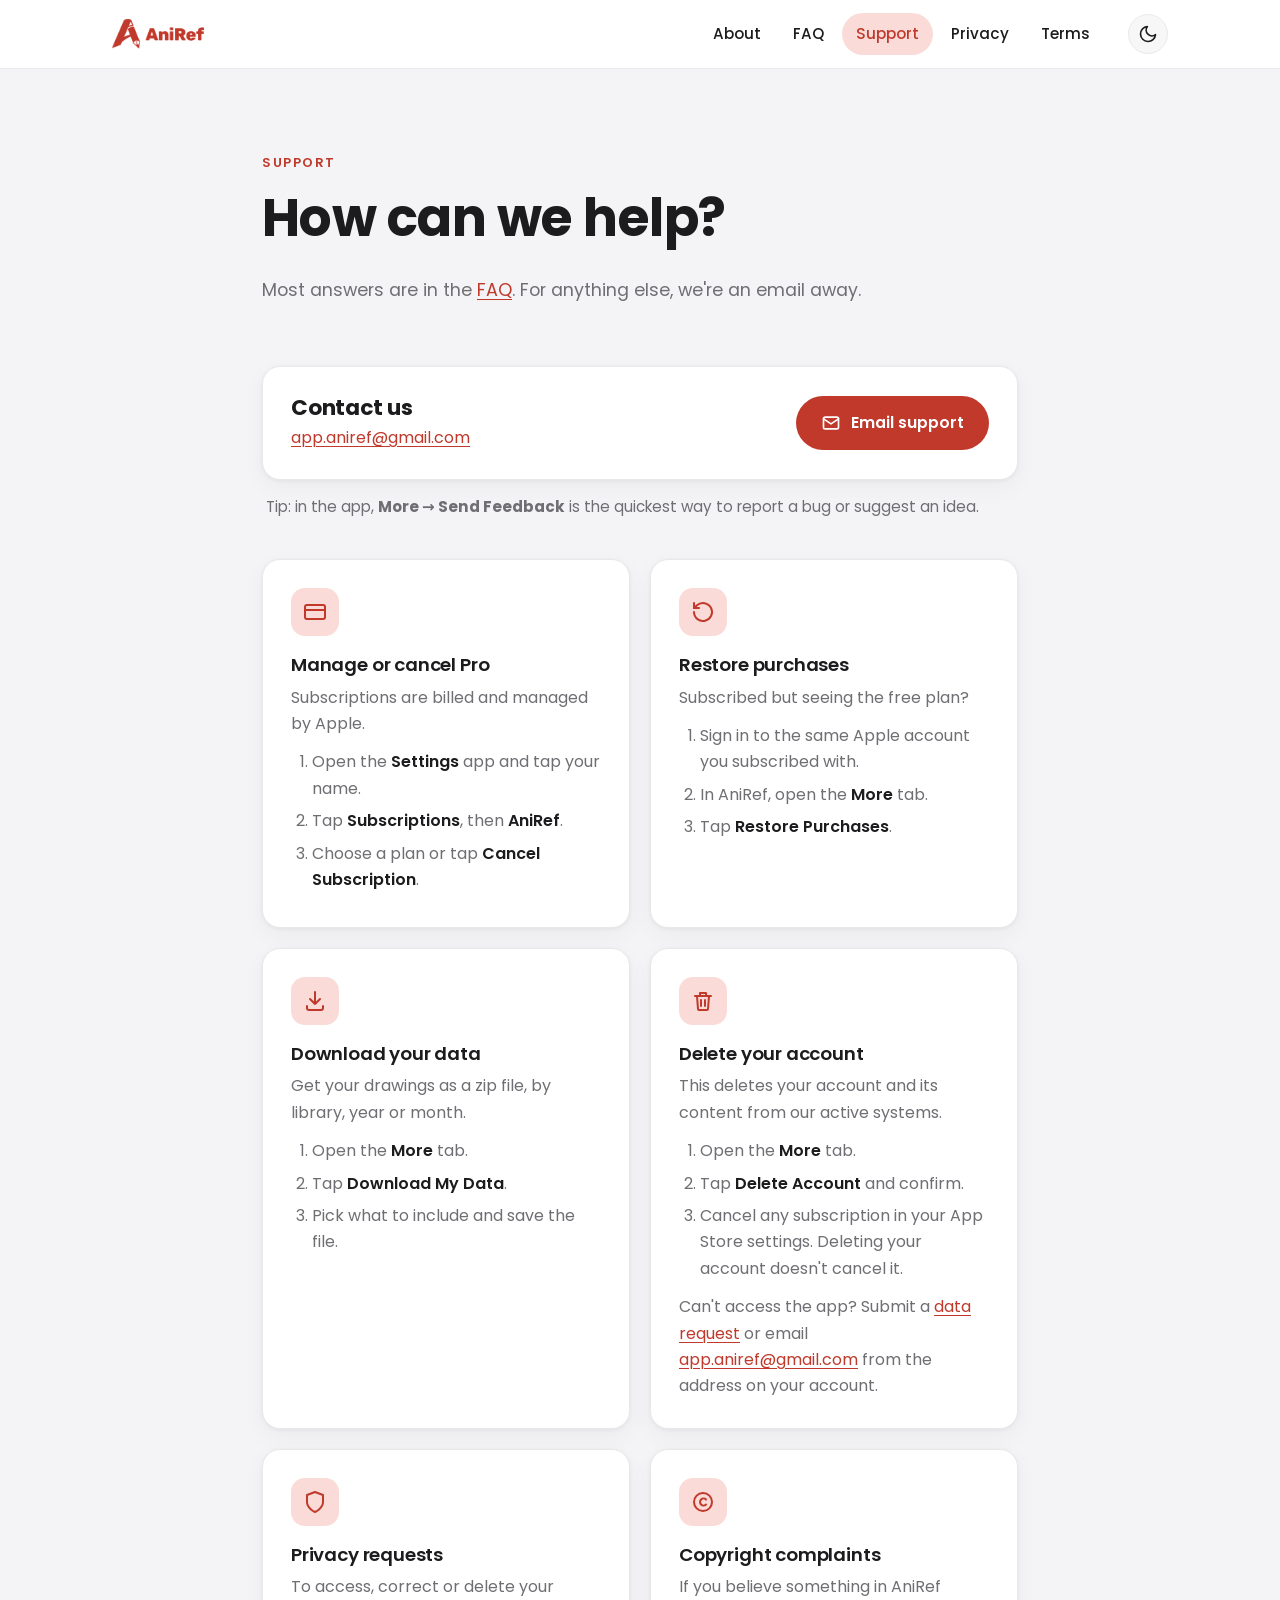
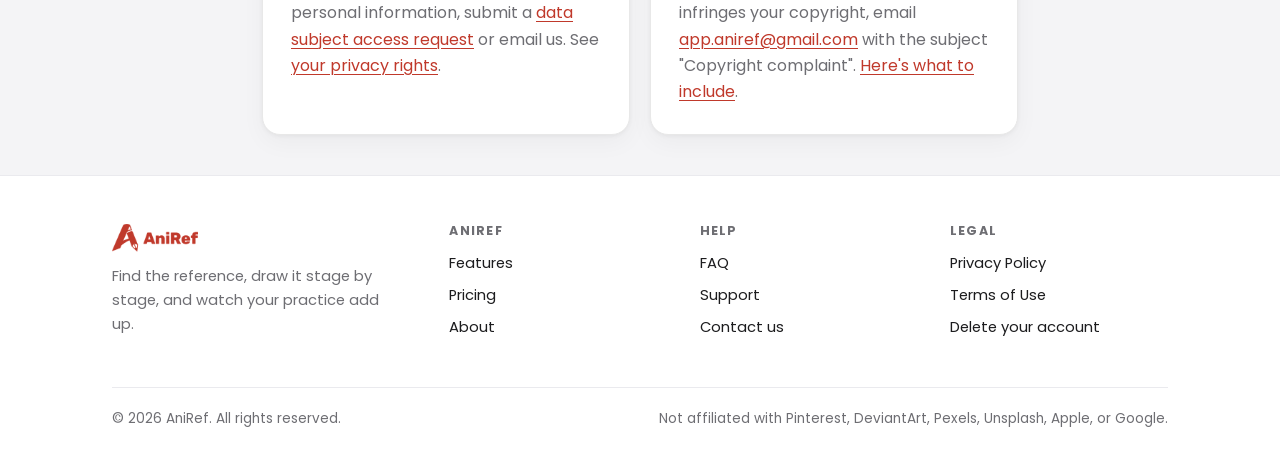
<file: support.html>
<!doctype html>
<html lang="en">
<head>
    <meta charset="utf-8">
    <meta name="viewport" content="width=device-width, initial-scale=1, viewport-fit=cover">
    <title>Support · AniRef</title>
    <meta name="description" content="Get help with AniRef: contact us, manage your subscription, download your data, or delete your account.">
    <meta name="theme-color" content="#C0392B">
    <link rel="canonical" href="https://hquino1.github.io/AniRef-site/support.html">
    <meta property="og:type" content="website">
    <meta property="og:site_name" content="AniRef">
    <meta property="og:title" content="Support · AniRef">
    <meta property="og:description" content="Get help with AniRef: contact us, manage your subscription, download your data, or delete your account.">
    <meta property="og:url" content="https://hquino1.github.io/AniRef-site/support.html">
    <meta property="og:image" content="https://hquino1.github.io/AniRef-site/assets/img/app-icon.png">
    <link rel="icon" type="image/png" sizes="32x32" href="assets/img/favicon-32.png">
    <link rel="apple-touch-icon" href="assets/img/apple-touch-icon.png">
    <link rel="preload" href="assets/fonts/Poppins_600SemiBold.ttf" as="font" type="font/ttf" crossorigin>
    <link rel="stylesheet" href="assets/css/style.css">
    <script>try{var t=localStorage.getItem("aniref-theme");if(t)document.documentElement.setAttribute("data-theme",t)}catch(e){}</script>
</head>
<body>
    <a class="skip-link" href="#main">Skip to content</a>

    <header class="site-header">
        <nav class="container nav" aria-label="Main">
            <a class="brand" href="index.html" aria-label="AniRef home">
                <img class="logo-red" src="assets/img/logo-red.png" alt="AniRef" width="480" height="158">
                <img class="logo-white" src="assets/img/logo-white.png" alt="AniRef" width="480" height="158">
            </a>
            <ul class="nav-links" id="nav-links">
                <li><a href="about.html">About</a></li>
                <li><a href="faq.html">FAQ</a></li>
                <li><a href="support.html" aria-current="page">Support</a></li>
                <li><a href="privacy.html">Privacy</a></li>
                <li><a href="terms.html">Terms</a></li>
            </ul>
            <div class="nav-actions">
                <button class="icon-btn" type="button" data-theme-toggle aria-label="Toggle dark mode">
                    <svg class="icon-moon" viewBox="0 0 24 24" fill="none" stroke="currentColor" stroke-width="2" stroke-linecap="round" stroke-linejoin="round" aria-hidden="true"><path d="M21 12.8A9 9 0 1 1 11.2 3a7 7 0 0 0 9.8 9.8z"/></svg>
                    <svg class="icon-sun" viewBox="0 0 24 24" fill="none" stroke="currentColor" stroke-width="2" stroke-linecap="round" aria-hidden="true"><circle cx="12" cy="12" r="4.5"/><path d="M12 2v2M12 20v2M4.9 4.9l1.4 1.4M17.7 17.7l1.4 1.4M2 12h2M20 12h2M4.9 19.1l1.4-1.4M17.7 6.3l1.4-1.4"/></svg>
                </button>
                <button class="icon-btn menu-toggle" type="button" data-menu-toggle aria-controls="nav-links" aria-expanded="false" aria-label="Open menu">
                    <svg viewBox="0 0 24 24" fill="none" stroke="currentColor" stroke-width="2" stroke-linecap="round" aria-hidden="true"><path d="M4 7h16M4 12h16M4 17h16"/></svg>
                </button>
            </div>
        </nav>
    </header>

    <main id="main">
<section class="container narrow page-hero">
            <span class="eyebrow">Support</span>
            <h1>How can we help?</h1>
            <p>Most answers are in the <a href="faq.html">FAQ</a>. For anything else, we're an email away.</p>
        </section>

        <div class="container narrow">
            <div class="card contact-card">
                <div>
                    <h2>Contact us</h2>
                    <p><a href="mailto:app.aniref@gmail.com">app.aniref@gmail.com</a></p>
                </div>
                <a class="btn btn-primary" href="mailto:app.aniref@gmail.com">
                    <svg viewBox="0 0 24 24" fill="none" stroke="currentColor" stroke-width="2" stroke-linecap="round" stroke-linejoin="round" aria-hidden="true"><rect x="3" y="5" width="18" height="14" rx="2"/><path d="m3 7 9 6 9-6"/></svg>
                    Email support
                </a>
            </div>
            <p class="legal-meta" style="margin: 14px 4px 40px">Tip: in the app, <strong>More &rarr; Send Feedback</strong> is the quickest way to report a bug or suggest an idea.</p>

            <div class="grid grid-2">
                <div class="card" id="subscription">
                    <span class="icon-badge"><svg viewBox="0 0 24 24" fill="none" stroke="currentColor" stroke-width="2" stroke-linecap="round" stroke-linejoin="round" aria-hidden="true"><rect x="2" y="5" width="20" height="14" rx="2"/><path d="M2 10h20"/></svg></span>
                    <h3>Manage or cancel Pro</h3>
                    <p>Subscriptions are billed and managed by Apple.</p>
                    <ol class="steps">
                        <li>Open the <strong>Settings</strong> app and tap your name.</li>
                        <li>Tap <strong>Subscriptions</strong>, then <strong>AniRef</strong>.</li>
                        <li>Choose a plan or tap <strong>Cancel Subscription</strong>.</li>
                    </ol>
                </div>
                <div class="card" id="restore">
                    <span class="icon-badge"><svg viewBox="0 0 24 24" fill="none" stroke="currentColor" stroke-width="2" stroke-linecap="round" stroke-linejoin="round" aria-hidden="true"><path d="M3 12a9 9 0 1 0 3-6.7L3 8"/><path d="M3 3v5h5"/></svg></span>
                    <h3>Restore purchases</h3>
                    <p>Subscribed but seeing the free plan?</p>
                    <ol class="steps">
                        <li>Sign in to the same Apple account you subscribed with.</li>
                        <li>In AniRef, open the <strong>More</strong> tab.</li>
                        <li>Tap <strong>Restore Purchases</strong>.</li>
                    </ol>
                </div>
                <div class="card" id="download-data">
                    <span class="icon-badge"><svg viewBox="0 0 24 24" fill="none" stroke="currentColor" stroke-width="2" stroke-linecap="round" stroke-linejoin="round" aria-hidden="true"><path d="M12 3v12M7 10l5 5 5-5"/><path d="M4 17v2a2 2 0 0 0 2 2h12a2 2 0 0 0 2-2v-2"/></svg></span>
                    <h3>Download your data</h3>
                    <p>Get your drawings as a zip file, by library, year or month.</p>
                    <ol class="steps">
                        <li>Open the <strong>More</strong> tab.</li>
                        <li>Tap <strong>Download My Data</strong>.</li>
                        <li>Pick what to include and save the file.</li>
                    </ol>
                </div>
                <div class="card" id="delete-account">
                    <span class="icon-badge"><svg viewBox="0 0 24 24" fill="none" stroke="currentColor" stroke-width="2" stroke-linecap="round" stroke-linejoin="round" aria-hidden="true"><path d="M4 7h16M10 11v6M14 11v6"/><path d="M6 7l1 13a1 1 0 0 0 1 1h8a1 1 0 0 0 1-1l1-13M9 7V4h6v3"/></svg></span>
                    <h3>Delete your account</h3>
                    <p>This deletes your account and its content from our active systems.</p>
                    <ol class="steps">
                        <li>Open the <strong>More</strong> tab.</li>
                        <li>Tap <strong>Delete Account</strong> and confirm.</li>
                        <li>Cancel any subscription in your App Store settings. Deleting your account doesn't cancel it.</li>
                    </ol>
                    <p style="margin-top: 12px">Can't access the app? Submit a <a href="https://app.termly.io/dsar/bcbfc028-852e-4bc2-a444-0ffe98d72a96">data request</a> or email <a href="mailto:app.aniref@gmail.com?subject=Delete%20my%20account">app.aniref@gmail.com</a> from the address on your account.</p>
                </div>
                <div class="card" id="privacy-requests">
                    <span class="icon-badge"><svg viewBox="0 0 24 24" fill="none" stroke="currentColor" stroke-width="2" stroke-linecap="round" stroke-linejoin="round" aria-hidden="true"><path d="M12 22s8-3.5 8-10V5l-8-3-8 3v7c0 6.5 8 10 8 10z"/></svg></span>
                    <h3>Privacy requests</h3>
                    <p>To access, correct or delete your personal information, submit a <a href="https://app.termly.io/dsar/bcbfc028-852e-4bc2-a444-0ffe98d72a96">data subject access request</a> or email us. See <a href="privacy.html#section-10">your privacy rights</a>.</p>
                </div>
                <div class="card" id="copyright">
                    <span class="icon-badge"><svg viewBox="0 0 24 24" fill="none" stroke="currentColor" stroke-width="2" stroke-linecap="round" stroke-linejoin="round" aria-hidden="true"><circle cx="12" cy="12" r="9"/><path d="M15 9.5a3.5 3.5 0 1 0 0 5"/></svg></span>
                    <h3>Copyright complaints</h3>
                    <p>If you believe something in AniRef infringes your copyright, email <a href="mailto:app.aniref@gmail.com?subject=Copyright%20complaint">app.aniref@gmail.com</a> with the subject "Copyright complaint". <a href="terms.html#section-9">Here's what to include</a>.</p>
                </div>
            </div>
        </div>
    </main>

    <footer class="site-footer">
        <div class="container">
            <div class="footer-grid">
                <div class="footer-brand">
                    <img class="logo-red" src="assets/img/logo-red.png" alt="AniRef" width="480" height="158">
                    <img class="logo-white" src="assets/img/logo-white.png" alt="AniRef" width="480" height="158">
                    <p>Find the reference, draw it stage by stage, and watch your practice add up.</p>
                </div>
                <div>
                    <h2>AniRef</h2>
                    <ul>
                        <li><a href="index.html#features">Features</a></li>
                        <li><a href="index.html#pricing">Pricing</a></li>
                        <li><a href="about.html">About</a></li>
                    </ul>
                </div>
                <div>
                    <h2>Help</h2>
                    <ul>
                        <li><a href="faq.html">FAQ</a></li>
                        <li><a href="support.html">Support</a></li>
                        <li><a href="mailto:app.aniref@gmail.com">Contact us</a></li>
                    </ul>
                </div>
                <div>
                    <h2>Legal</h2>
                    <ul>
                        <li><a href="privacy.html">Privacy Policy</a></li>
                        <li><a href="terms.html">Terms of Use</a></li>
                        <li><a href="support.html#delete-account">Delete your account</a></li>
                    </ul>
                </div>
            </div>
            <div class="footer-bottom">
                <span>&copy; <span data-year>2026</span> AniRef. All rights reserved.</span>
                <span>Not affiliated with Pinterest, DeviantArt, Pexels, Unsplash, Apple, or Google.</span>
            </div>
        </div>
    </footer>

    <script src="assets/js/main.js"></script>
</body>
</html>
</file>
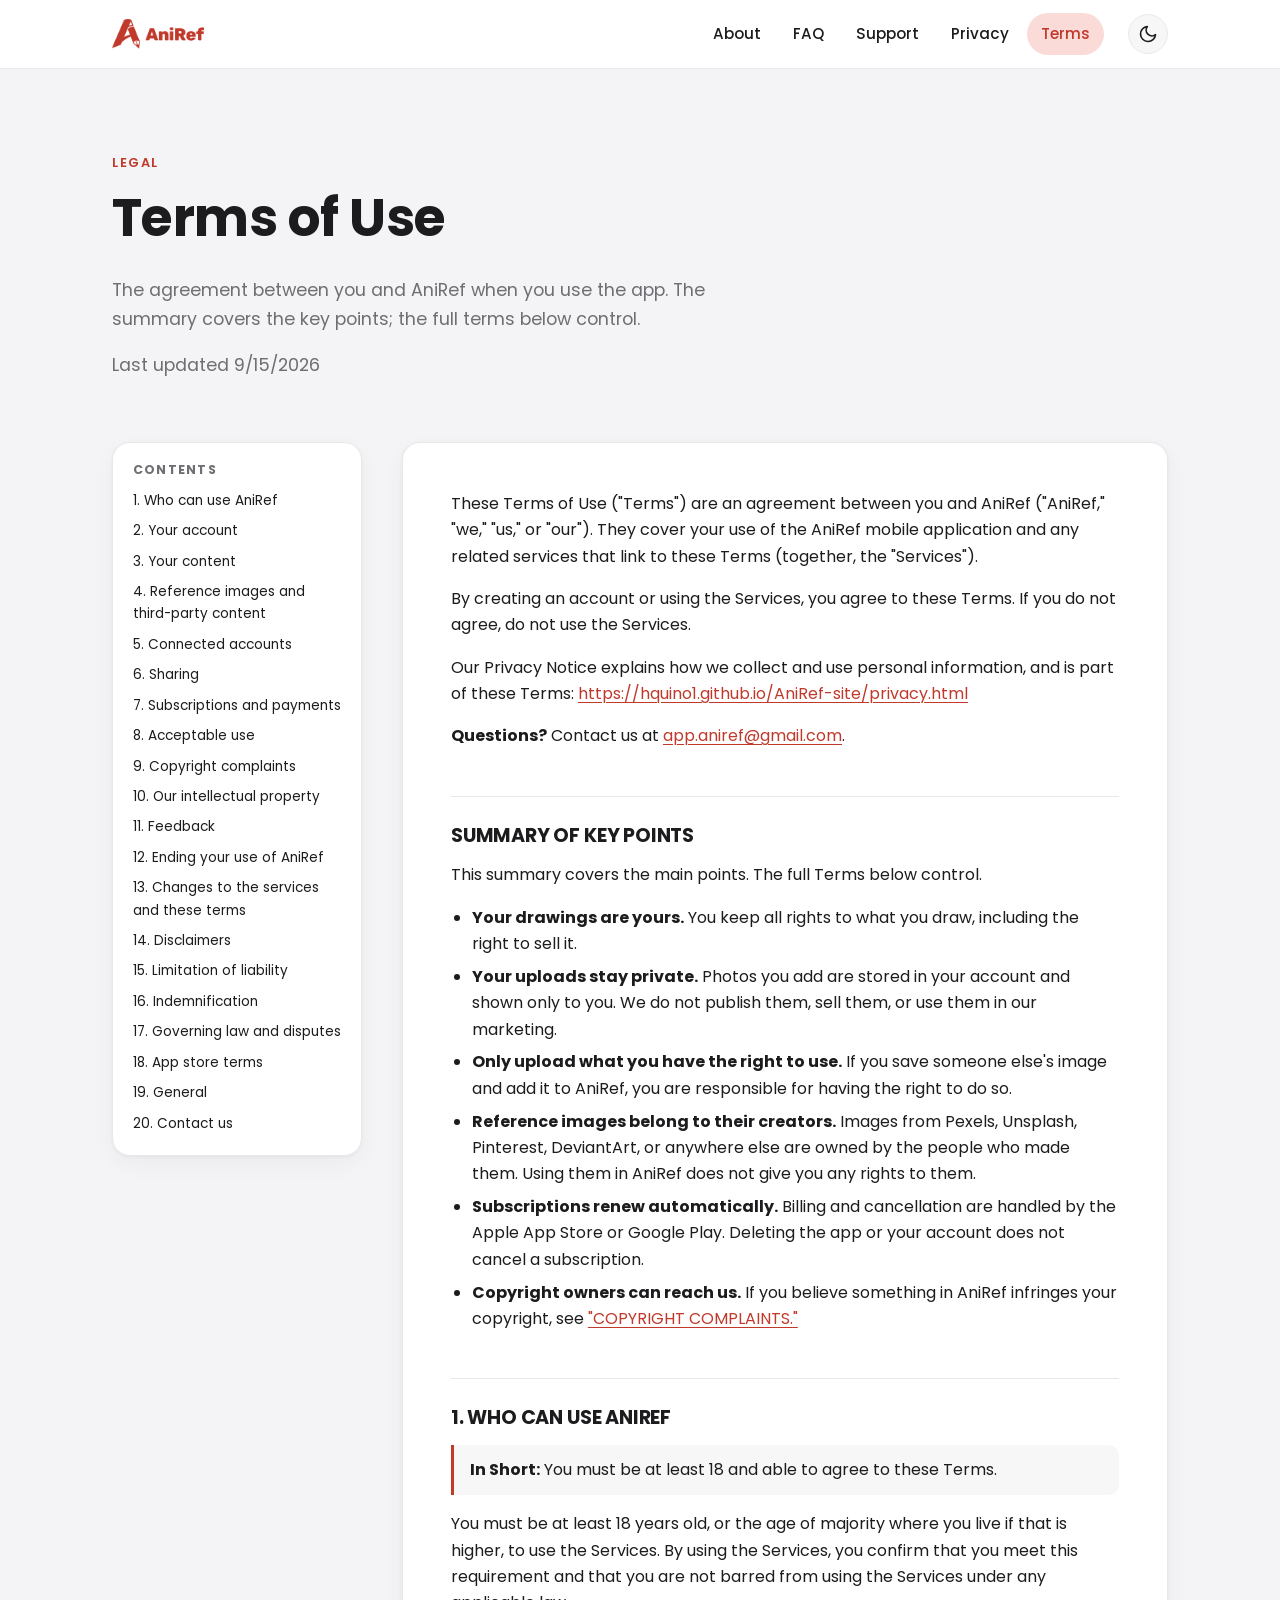
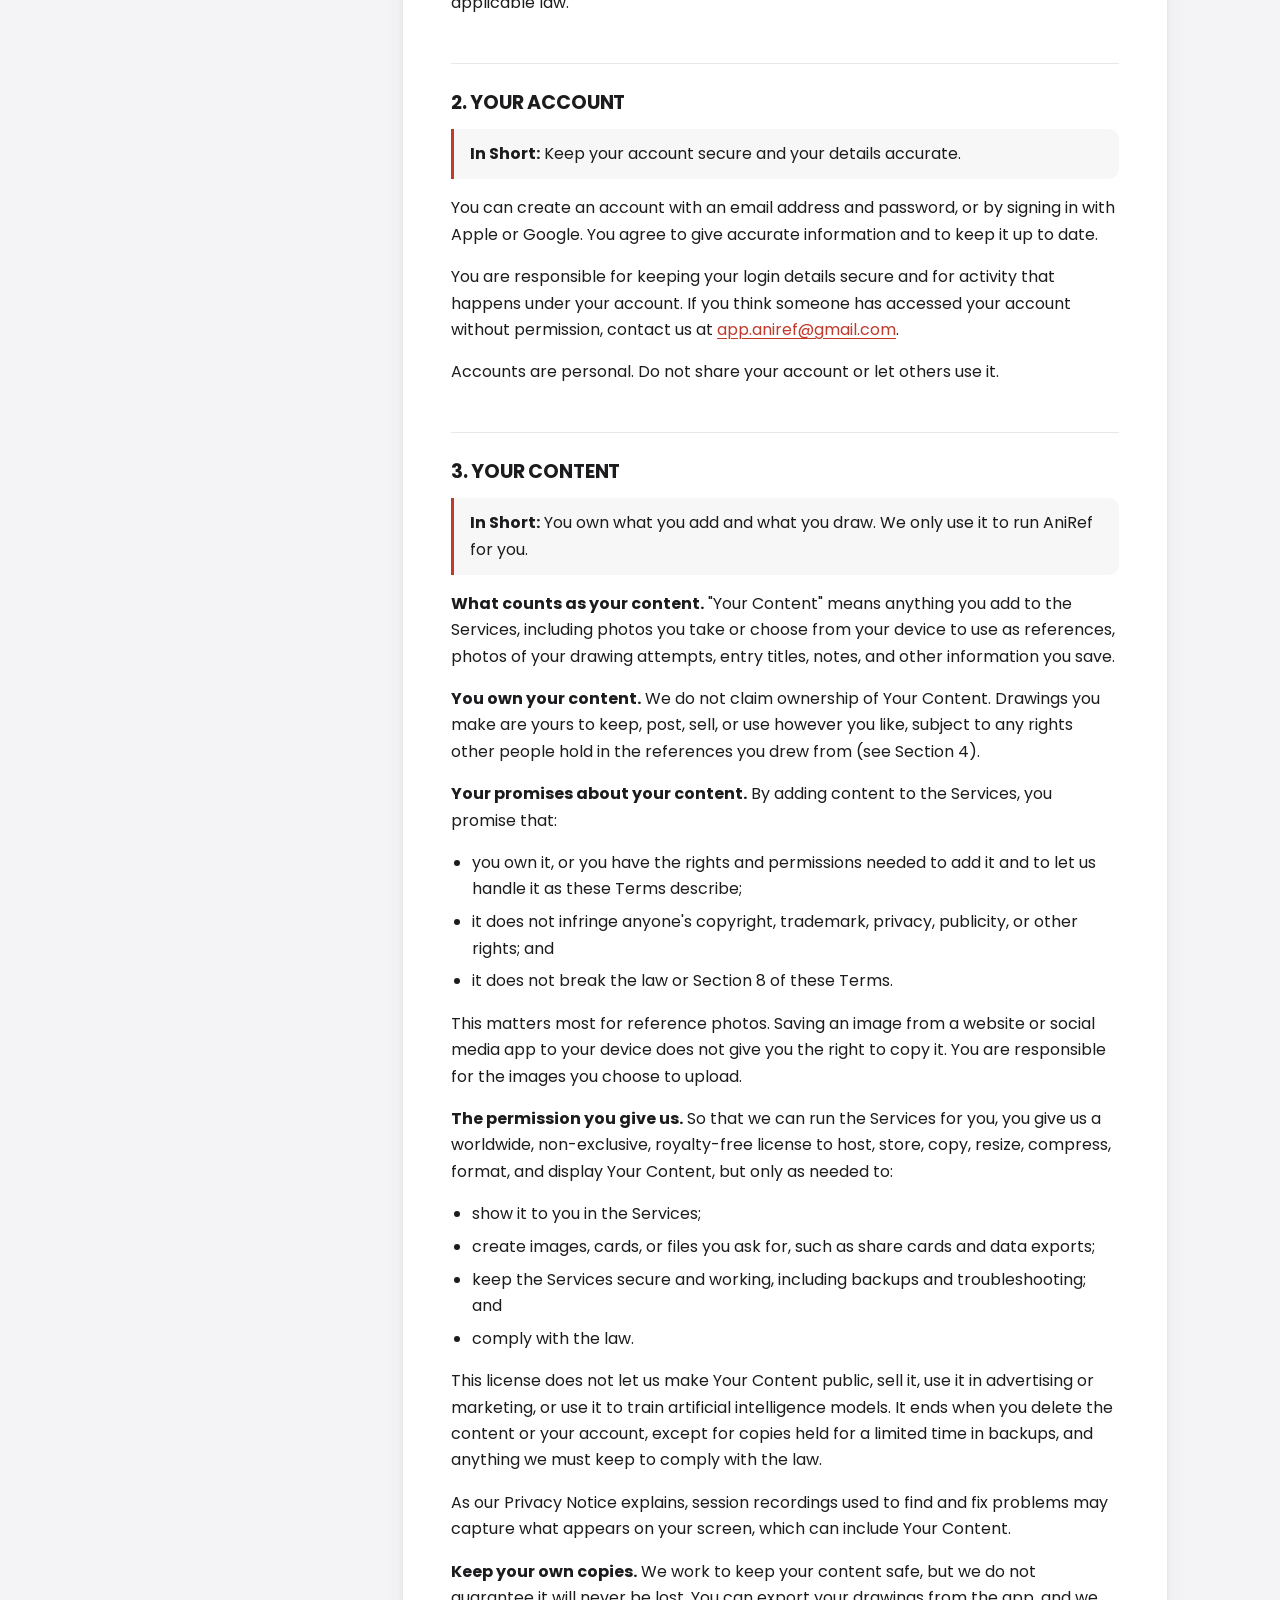
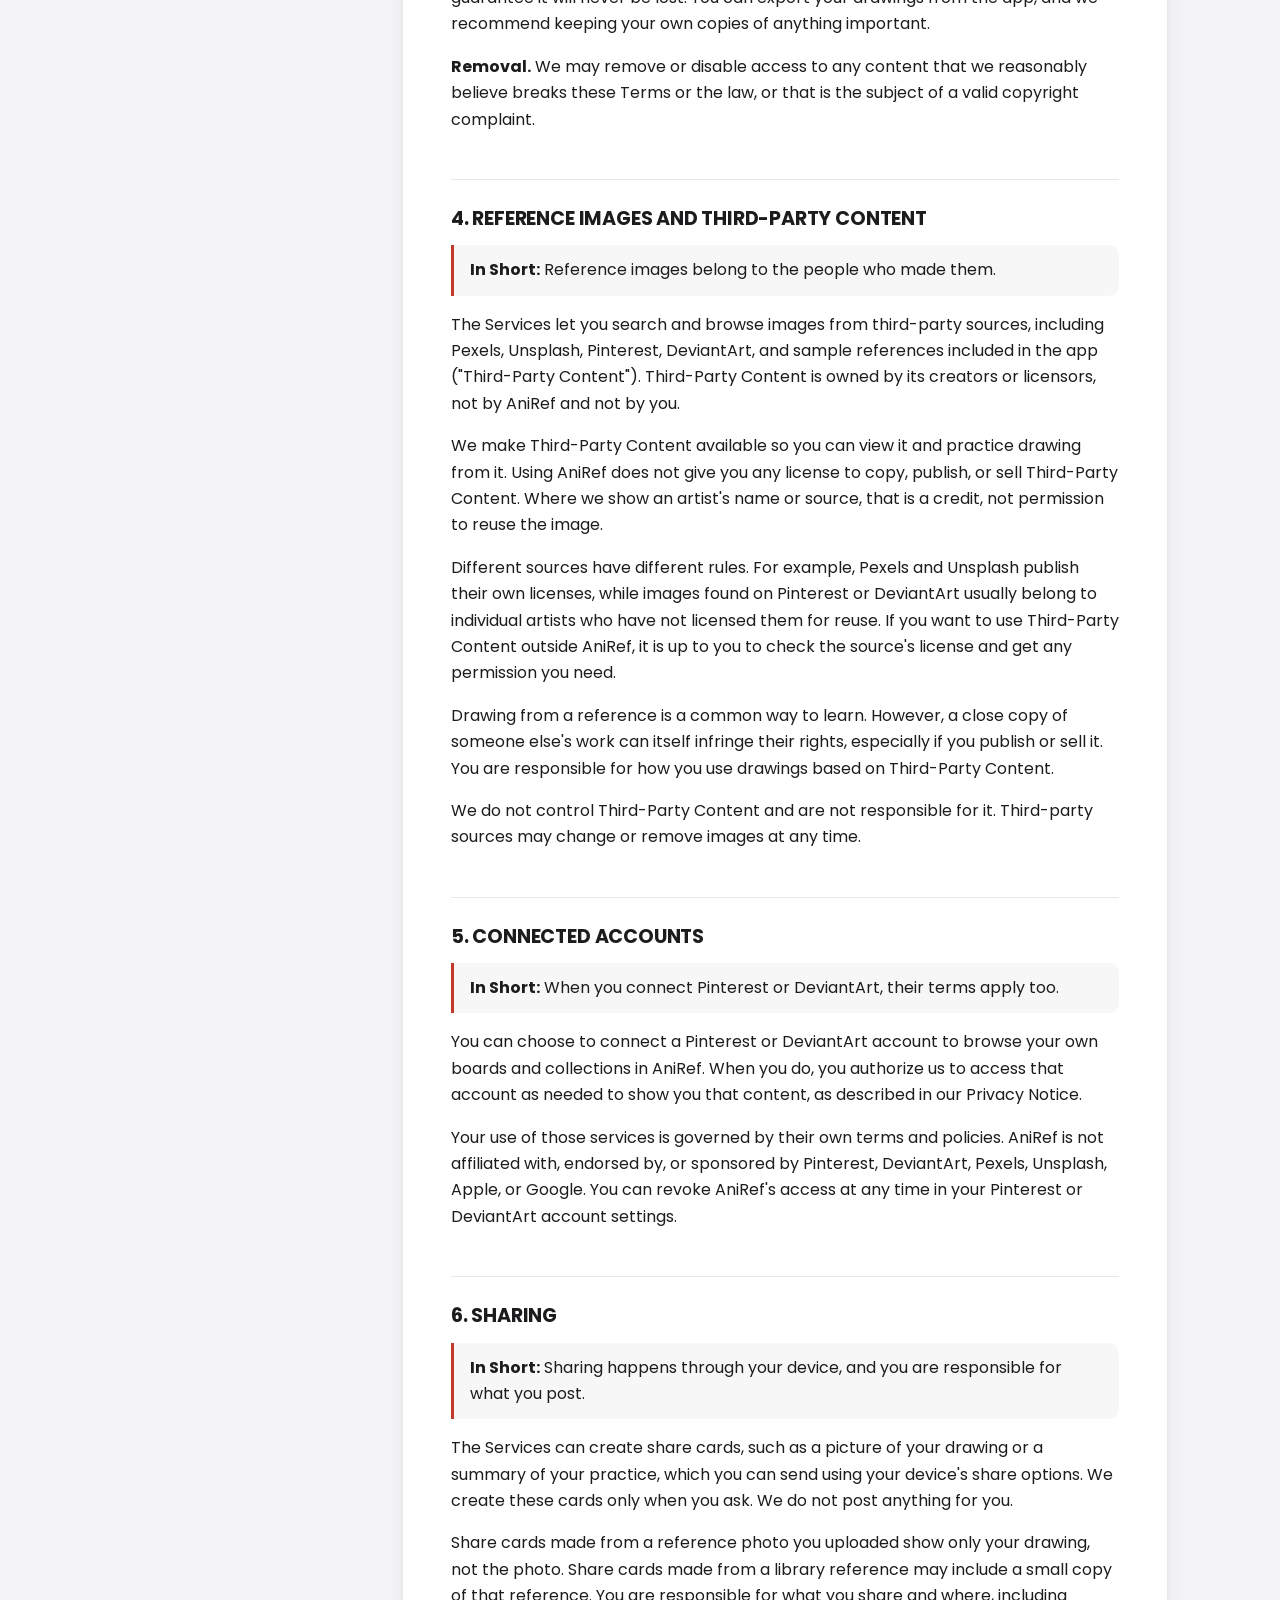
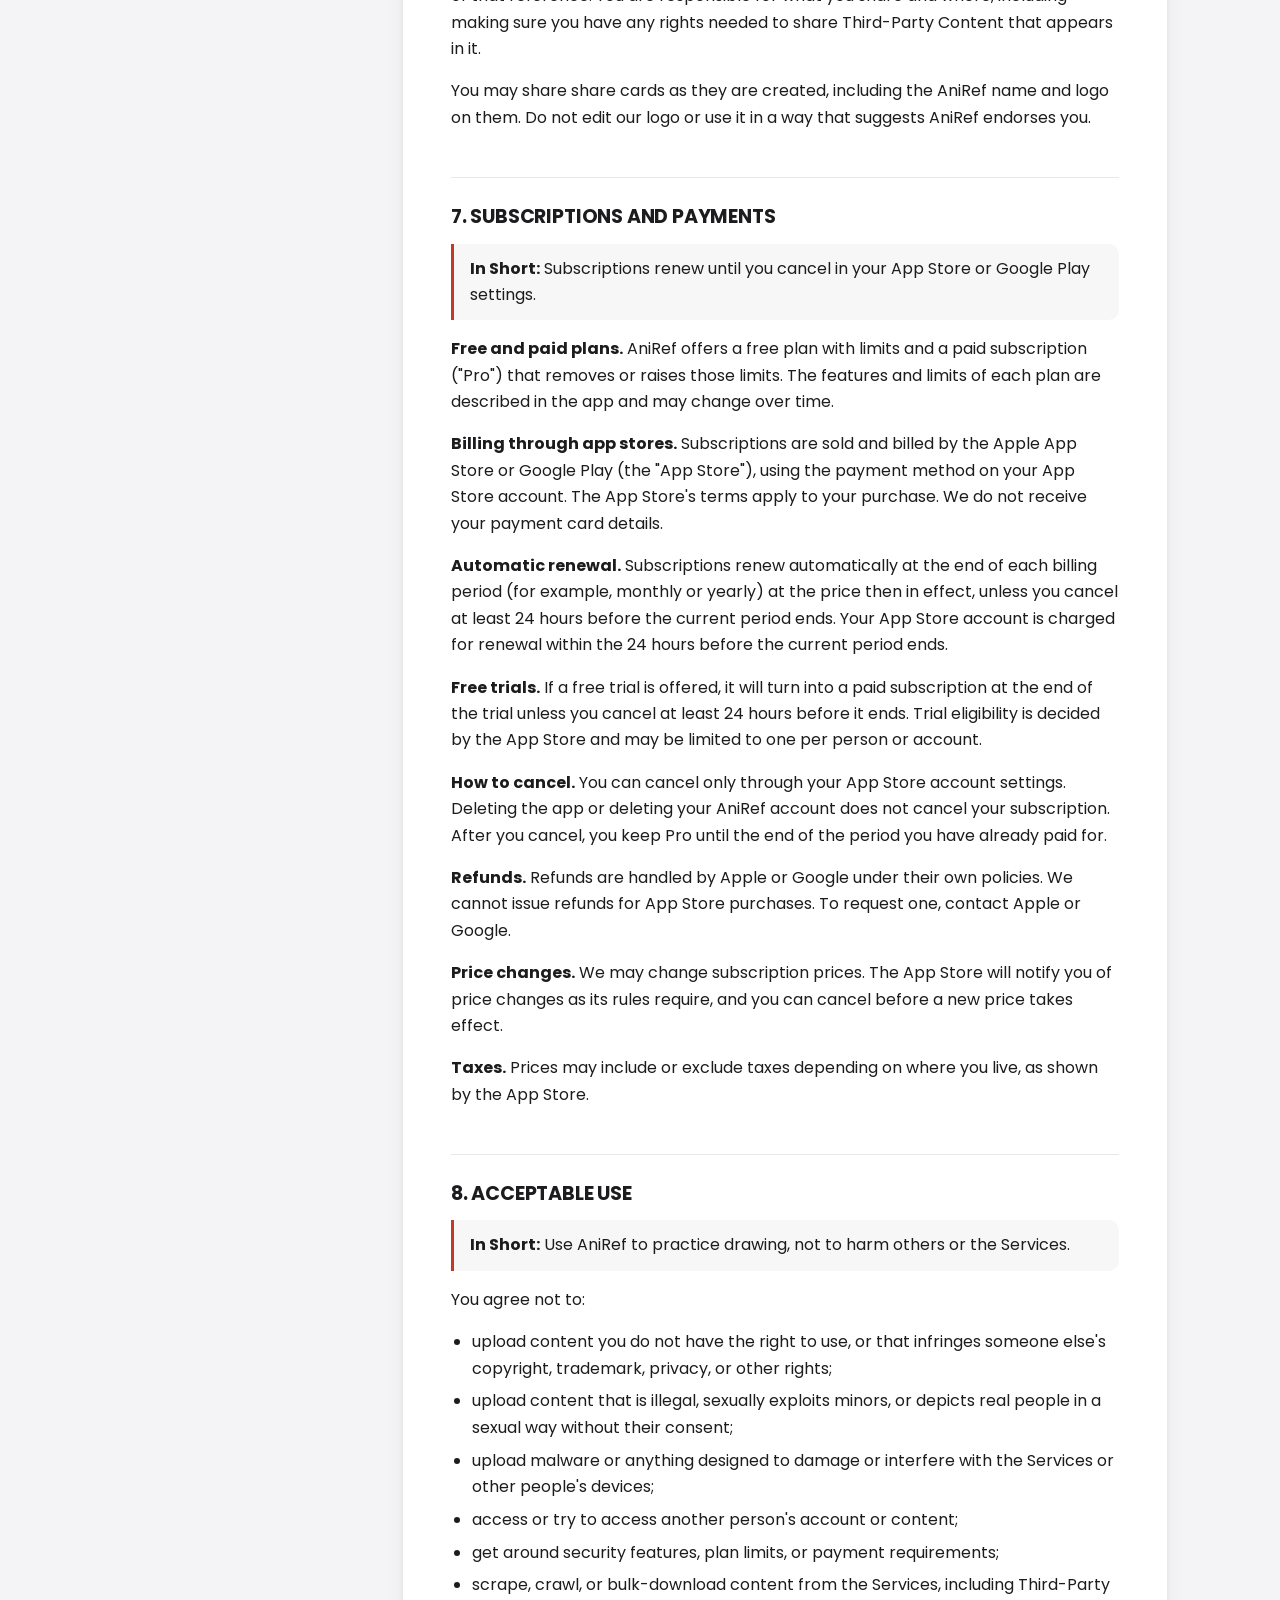
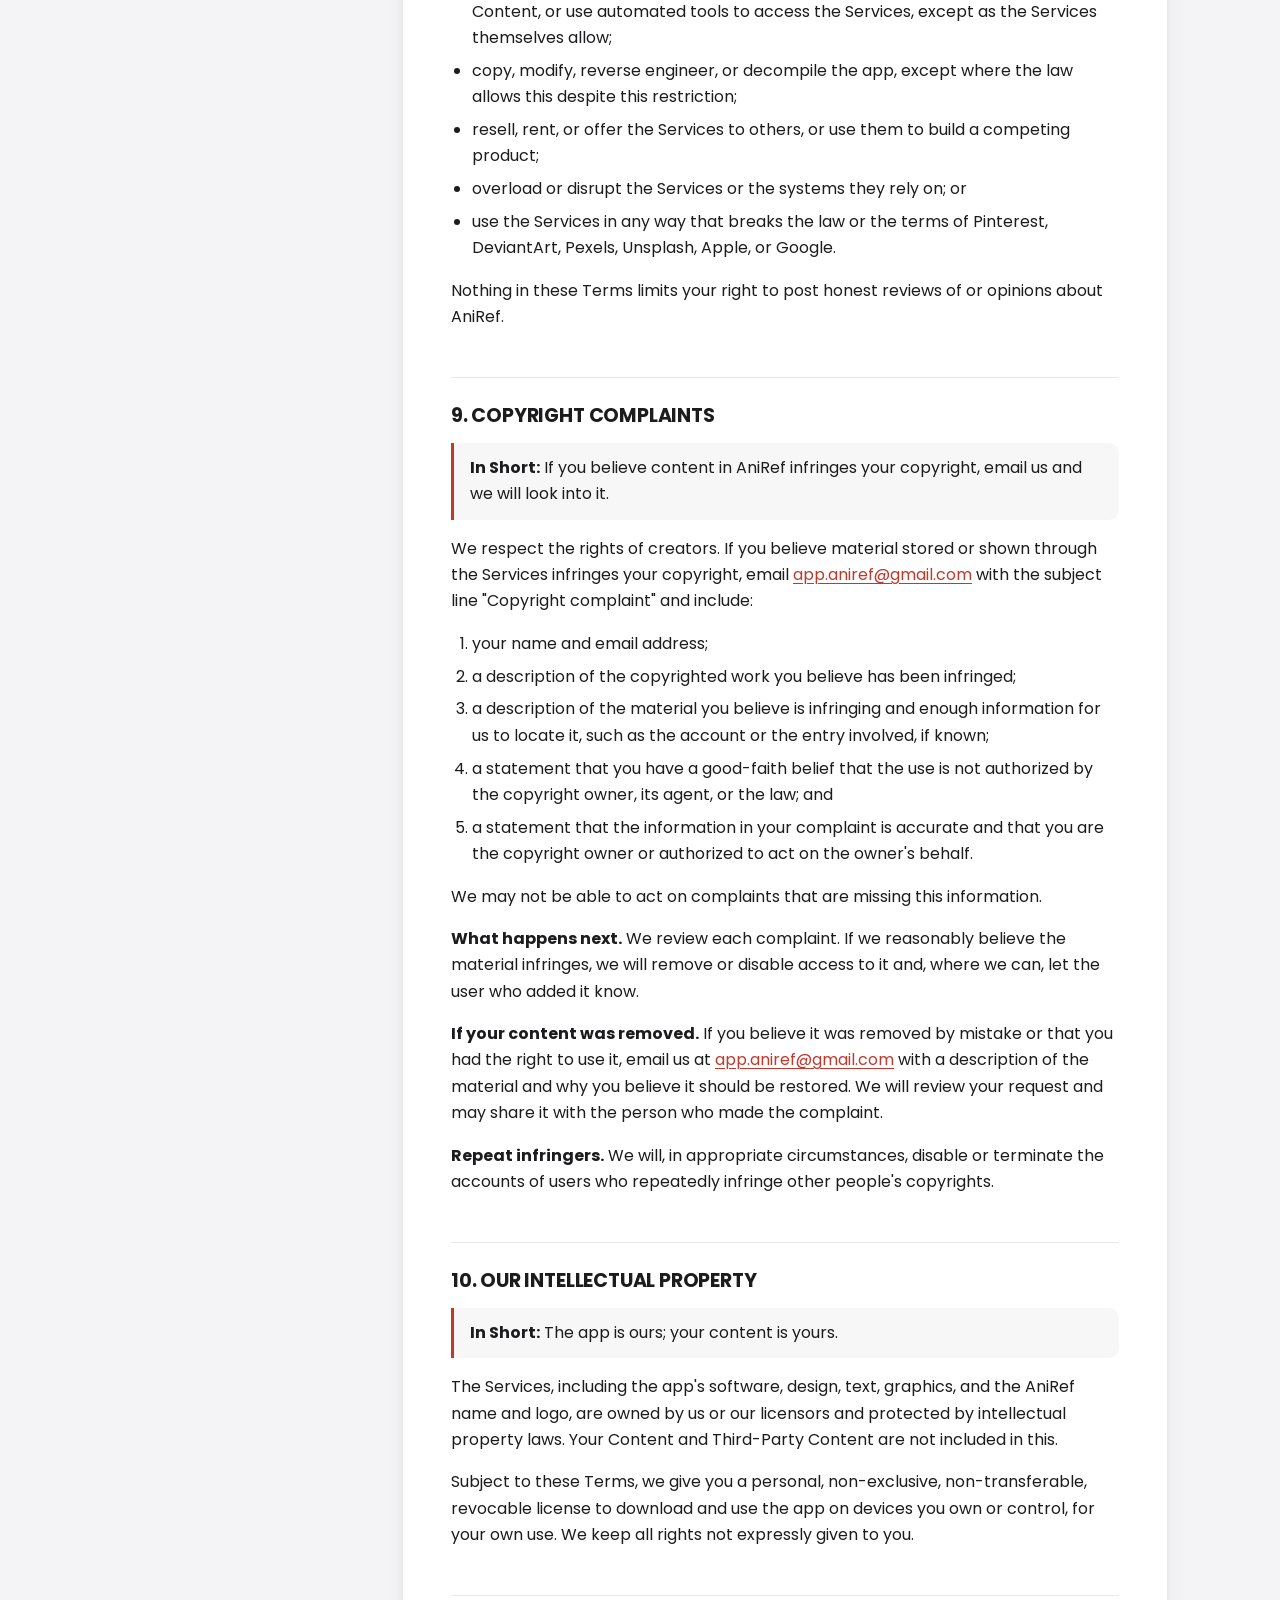
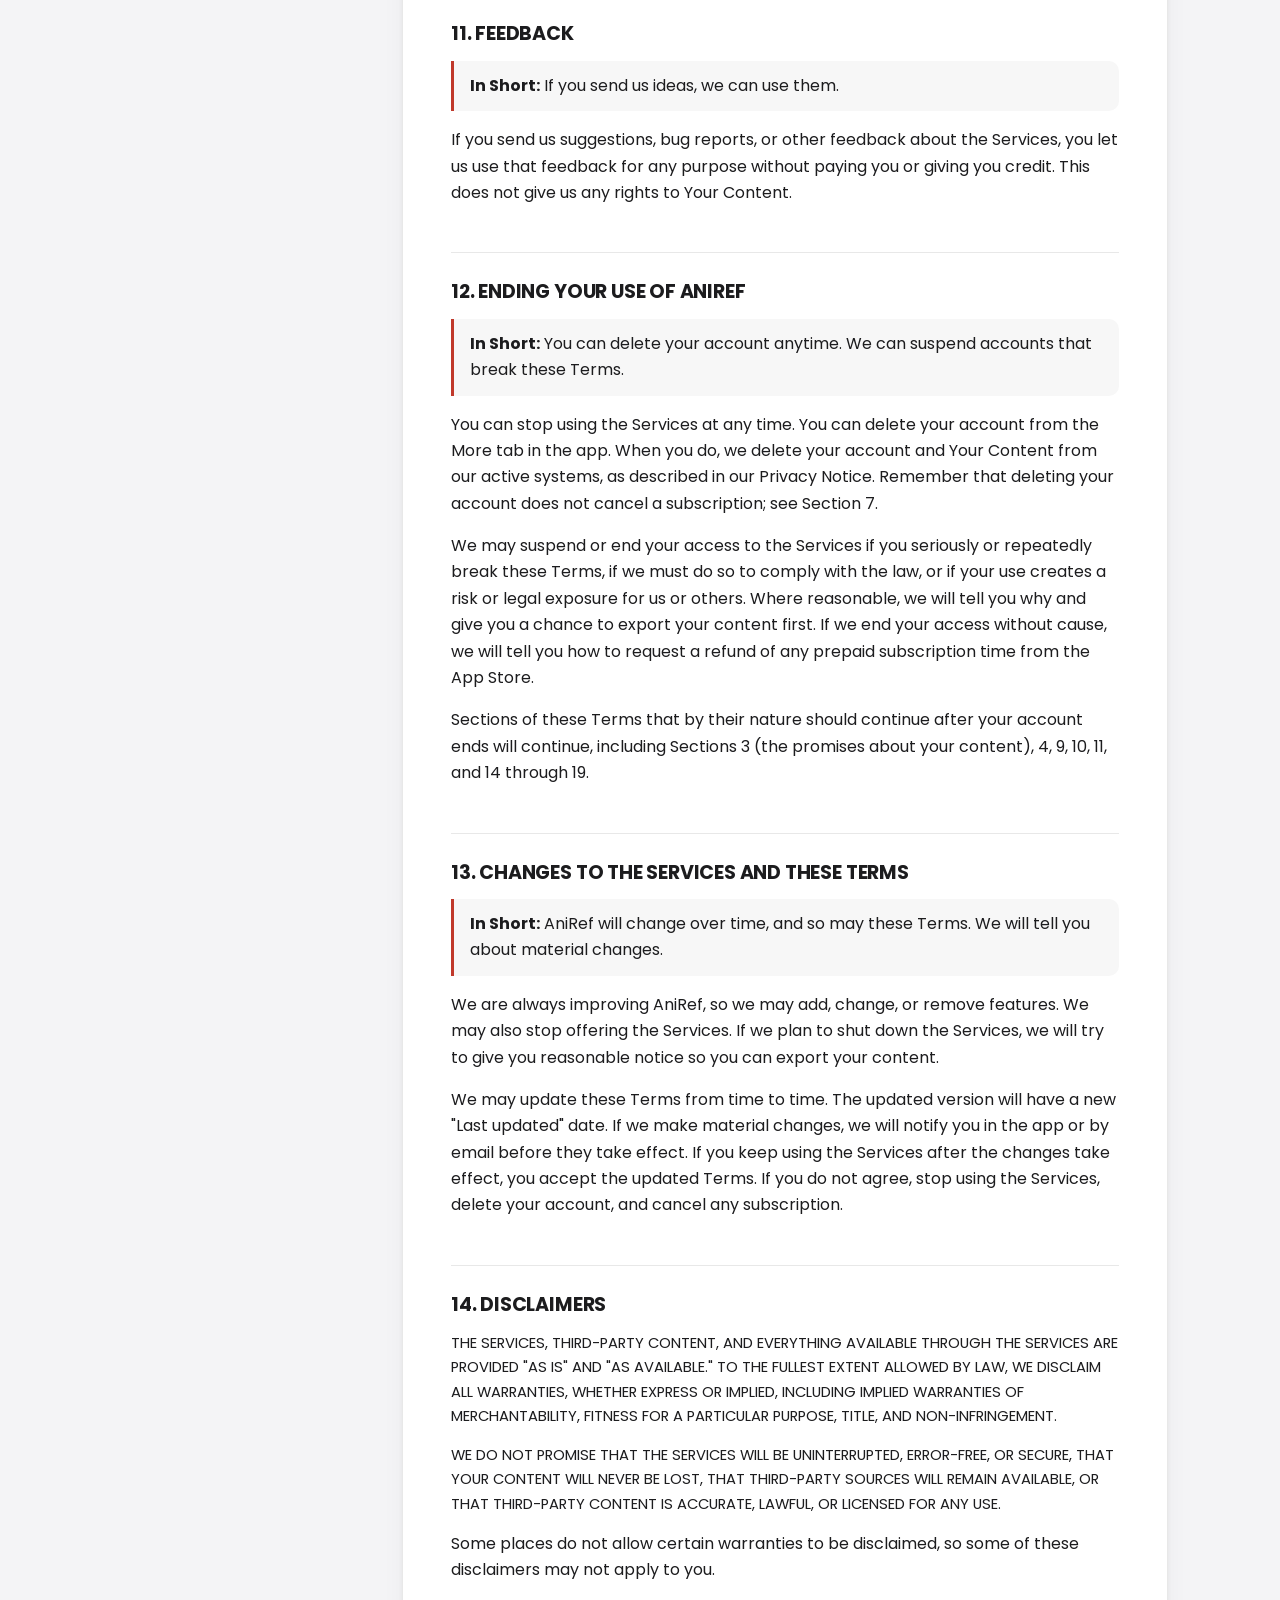
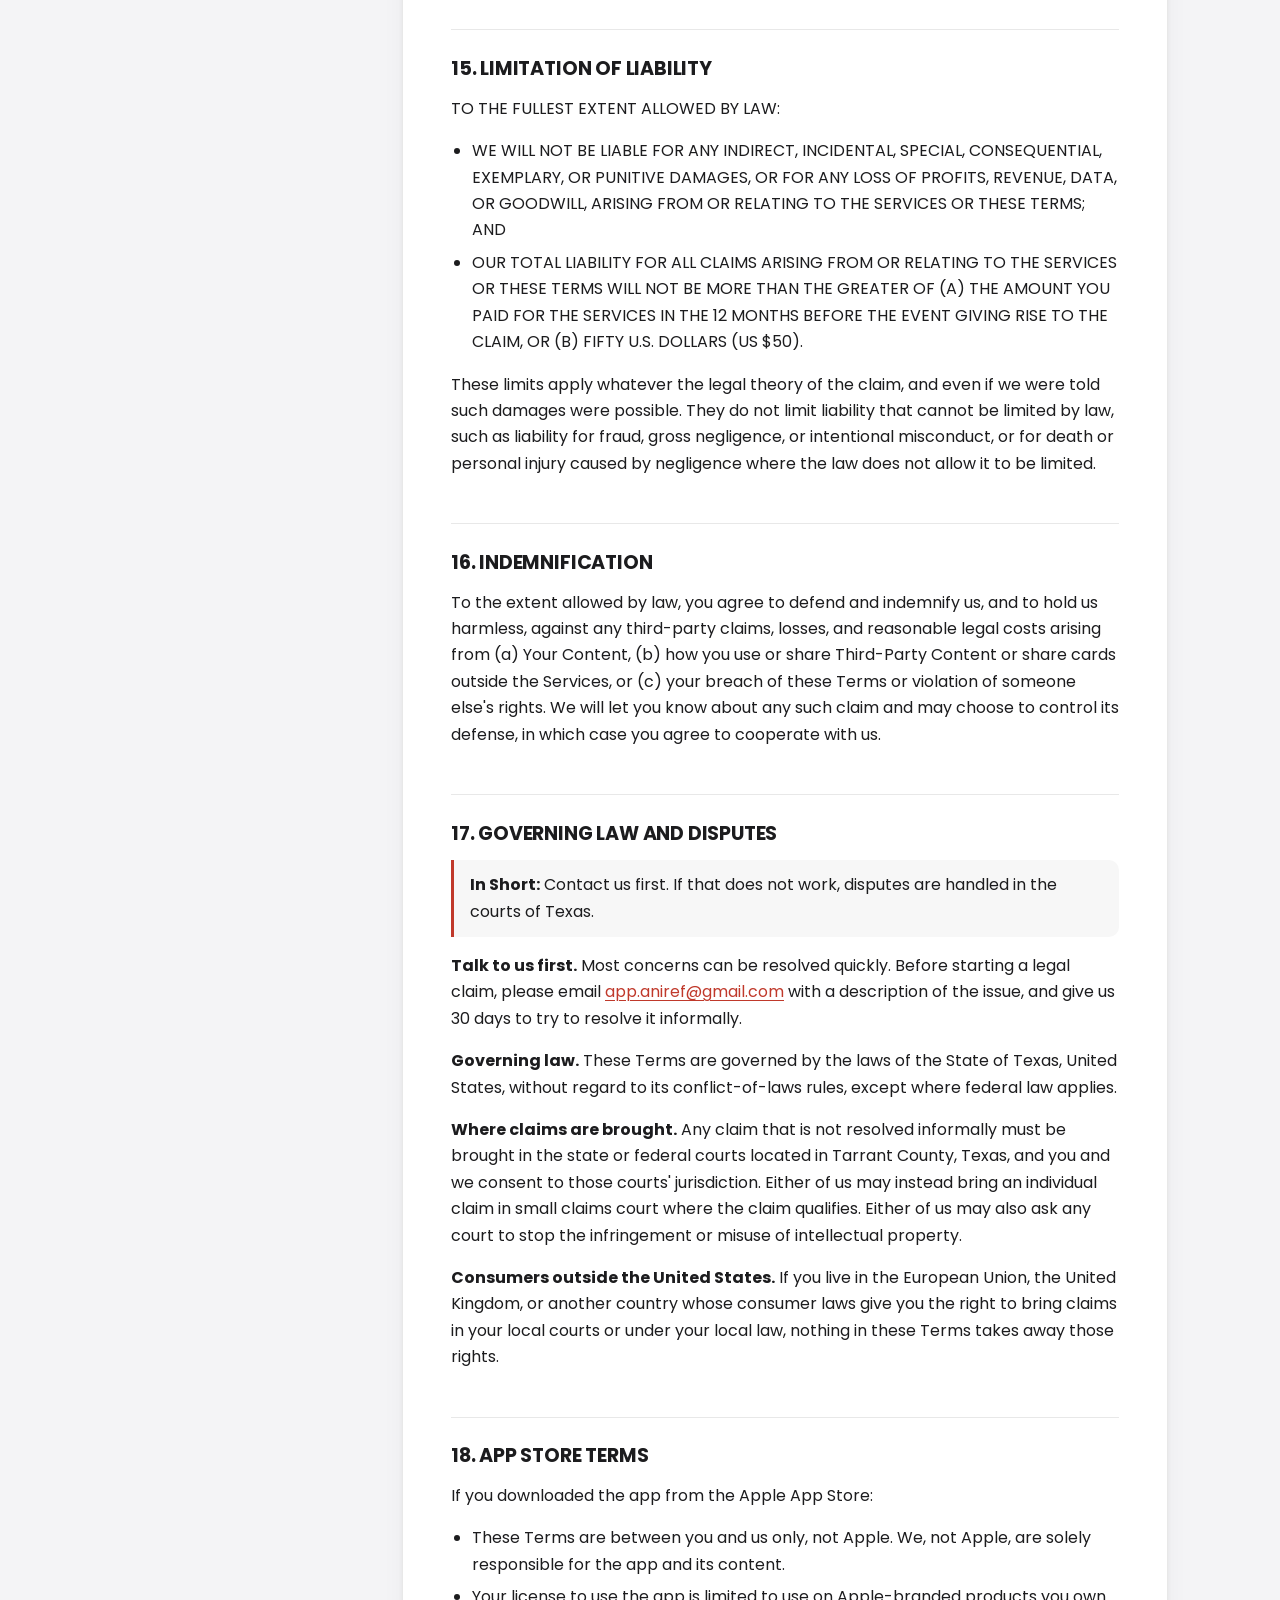
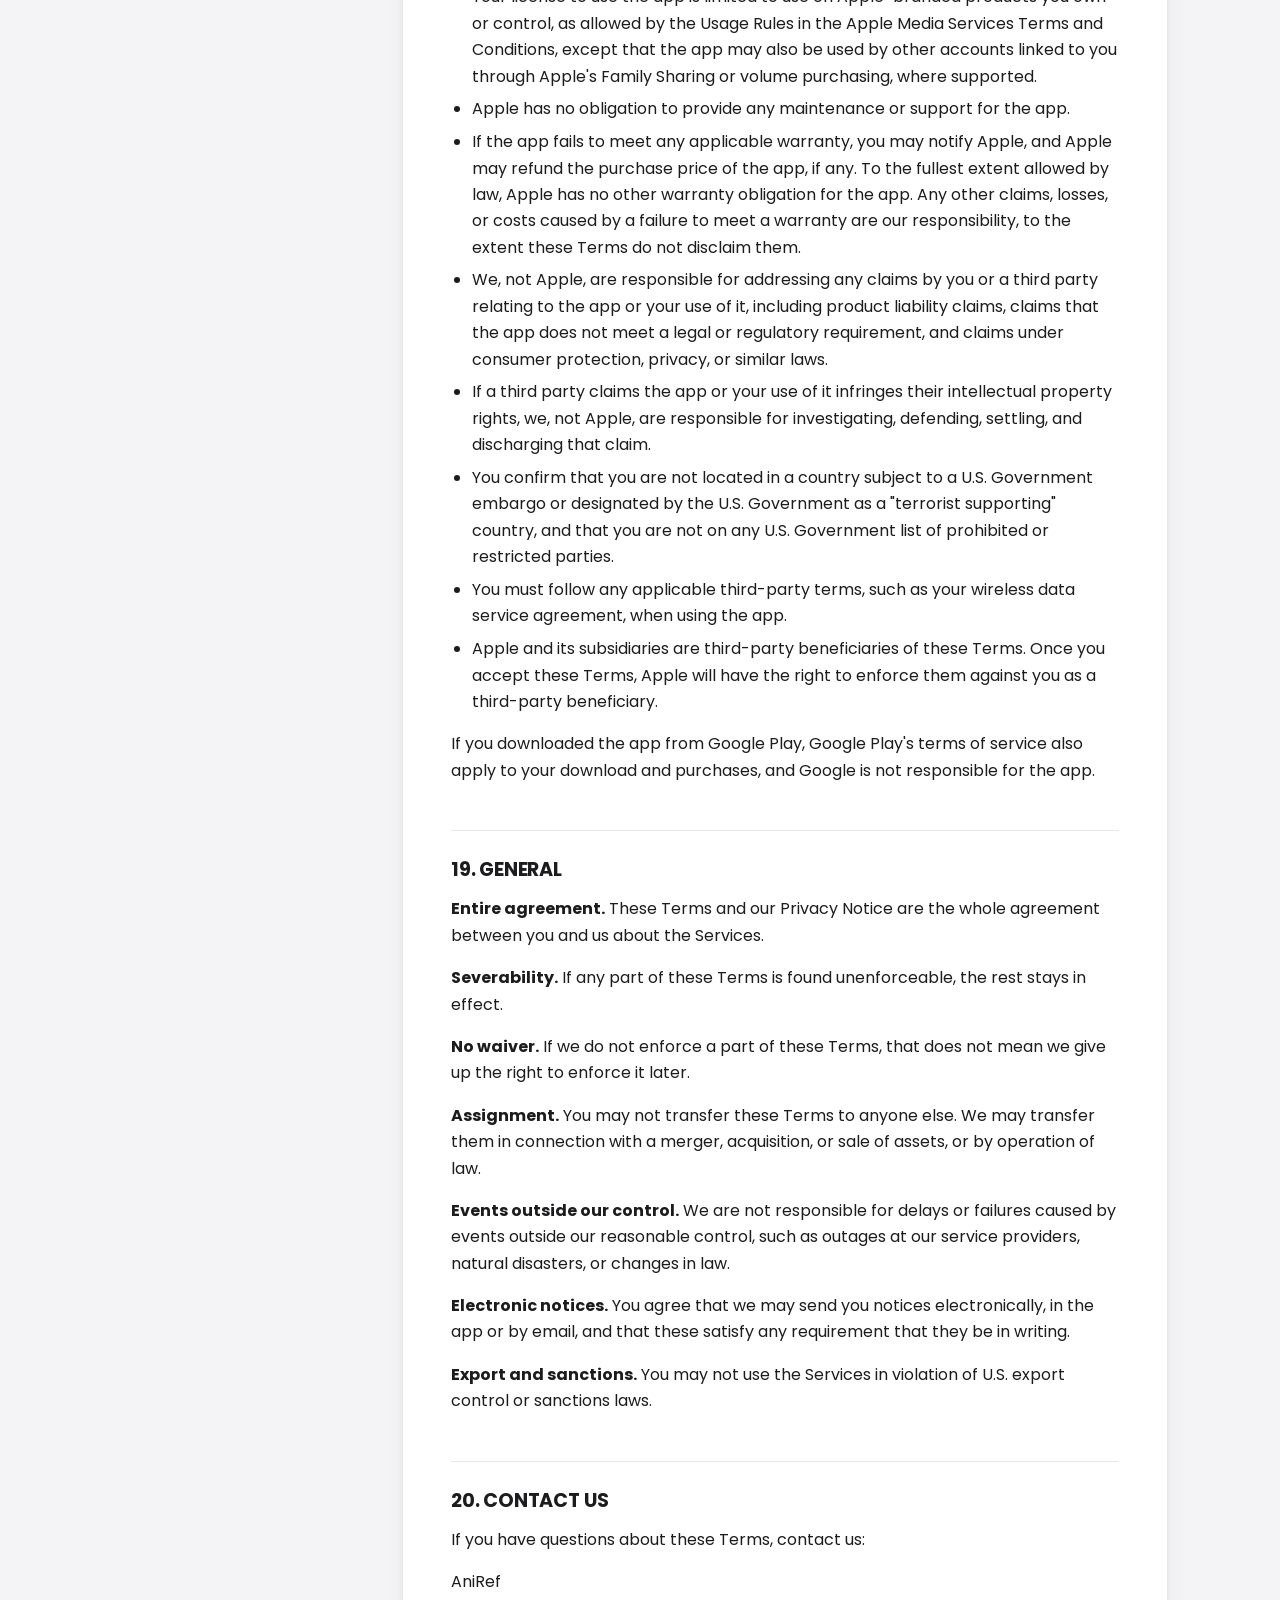
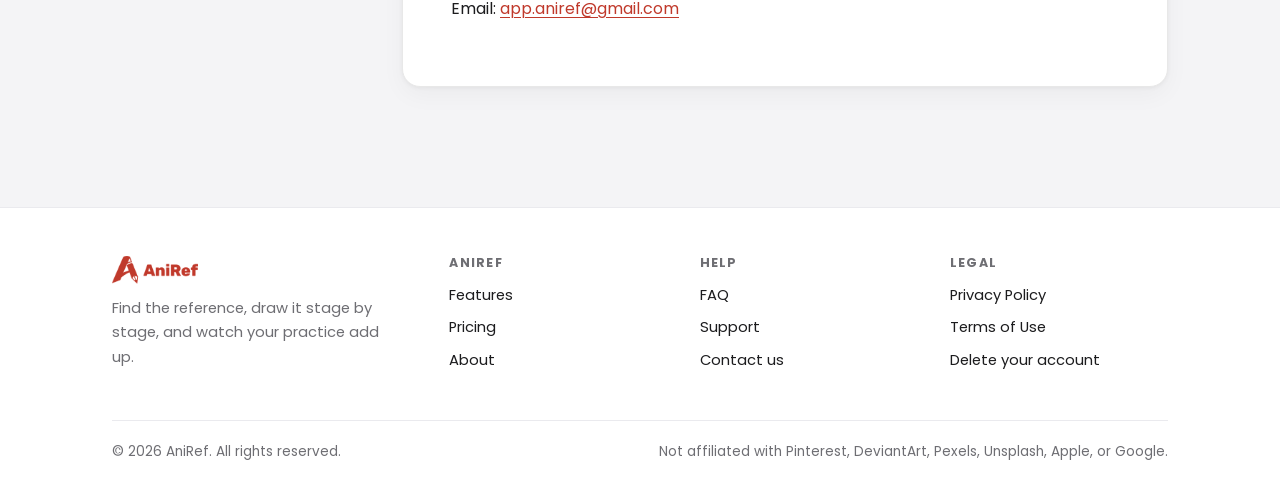
<file: terms.html>
<!doctype html>
<html lang="en">
<head>
    <meta charset="utf-8">
    <meta name="viewport" content="width=device-width, initial-scale=1, viewport-fit=cover">
    <title>Terms of Use · AniRef</title>
    <meta name="description" content="The terms that apply when you use the AniRef app.">
    <meta name="theme-color" content="#C0392B">
    <link rel="canonical" href="https://hquino1.github.io/AniRef-site/terms.html">
    <meta property="og:type" content="website">
    <meta property="og:site_name" content="AniRef">
    <meta property="og:title" content="Terms of Use · AniRef">
    <meta property="og:description" content="The terms that apply when you use the AniRef app.">
    <meta property="og:url" content="https://hquino1.github.io/AniRef-site/terms.html">
    <meta property="og:image" content="https://hquino1.github.io/AniRef-site/assets/img/app-icon.png">
    <link rel="icon" type="image/png" sizes="32x32" href="assets/img/favicon-32.png">
    <link rel="apple-touch-icon" href="assets/img/apple-touch-icon.png">
    <link rel="preload" href="assets/fonts/Poppins_600SemiBold.ttf" as="font" type="font/ttf" crossorigin>
    <link rel="stylesheet" href="assets/css/style.css">
    <script>try{var t=localStorage.getItem("aniref-theme");if(t)document.documentElement.setAttribute("data-theme",t)}catch(e){}</script>
</head>
<body>
    <a class="skip-link" href="#main">Skip to content</a>

    <header class="site-header">
        <nav class="container nav" aria-label="Main">
            <a class="brand" href="index.html" aria-label="AniRef home">
                <img class="logo-red" src="assets/img/logo-red.png" alt="AniRef" width="480" height="158">
                <img class="logo-white" src="assets/img/logo-white.png" alt="AniRef" width="480" height="158">
            </a>
            <ul class="nav-links" id="nav-links">
                <li><a href="about.html">About</a></li>
                <li><a href="faq.html">FAQ</a></li>
                <li><a href="support.html">Support</a></li>
                <li><a href="privacy.html">Privacy</a></li>
                <li><a href="terms.html" aria-current="page">Terms</a></li>
            </ul>
            <div class="nav-actions">
                <button class="icon-btn" type="button" data-theme-toggle aria-label="Toggle dark mode">
                    <svg class="icon-moon" viewBox="0 0 24 24" fill="none" stroke="currentColor" stroke-width="2" stroke-linecap="round" stroke-linejoin="round" aria-hidden="true"><path d="M21 12.8A9 9 0 1 1 11.2 3a7 7 0 0 0 9.8 9.8z"/></svg>
                    <svg class="icon-sun" viewBox="0 0 24 24" fill="none" stroke="currentColor" stroke-width="2" stroke-linecap="round" aria-hidden="true"><circle cx="12" cy="12" r="4.5"/><path d="M12 2v2M12 20v2M4.9 4.9l1.4 1.4M17.7 17.7l1.4 1.4M2 12h2M20 12h2M4.9 19.1l1.4-1.4M17.7 6.3l1.4-1.4"/></svg>
                </button>
                <button class="icon-btn menu-toggle" type="button" data-menu-toggle aria-controls="nav-links" aria-expanded="false" aria-label="Open menu">
                    <svg viewBox="0 0 24 24" fill="none" stroke="currentColor" stroke-width="2" stroke-linecap="round" aria-hidden="true"><path d="M4 7h16M4 12h16M4 17h16"/></svg>
                </button>
            </div>
        </nav>
    </header>

    <main id="main">
        <section class="container page-hero">
            <span class="eyebrow">Legal</span>
            <h1>Terms of Use</h1>
            <p>The agreement between you and AniRef when you use the app. The summary covers the key points; the full terms below control.</p>
            <p class="legal-meta">Last updated 9/15/2026</p>
        </section>
        <div class="container legal">
            <aside class="card legal-toc" aria-label="Contents">
                <h2>Contents</h2>
                <ol>
                    <li><a href="#section-1">1. Who can use AniRef</a></li>
                    <li><a href="#section-2">2. Your account</a></li>
                    <li><a href="#section-3">3. Your content</a></li>
                    <li><a href="#section-4">4. Reference images and third-party content</a></li>
                    <li><a href="#section-5">5. Connected accounts</a></li>
                    <li><a href="#section-6">6. Sharing</a></li>
                    <li><a href="#section-7">7. Subscriptions and payments</a></li>
                    <li><a href="#section-8">8. Acceptable use</a></li>
                    <li><a href="#section-9">9. Copyright complaints</a></li>
                    <li><a href="#section-10">10. Our intellectual property</a></li>
                    <li><a href="#section-11">11. Feedback</a></li>
                    <li><a href="#section-12">12. Ending your use of AniRef</a></li>
                    <li><a href="#section-13">13. Changes to the services and these terms</a></li>
                    <li><a href="#section-14">14. Disclaimers</a></li>
                    <li><a href="#section-15">15. Limitation of liability</a></li>
                    <li><a href="#section-16">16. Indemnification</a></li>
                    <li><a href="#section-17">17. Governing law and disputes</a></li>
                    <li><a href="#section-18">18. App store terms</a></li>
                    <li><a href="#section-19">19. General</a></li>
                    <li><a href="#section-20">20. Contact us</a></li>
                </ol>
            </aside>
            <article class="card legal-body">
<p>These Terms of Use ("Terms") are an agreement between you and AniRef ("AniRef," "we," "us," or "our"). They cover your use of the AniRef mobile application and any related services that link to these Terms (together, the "Services").</p>
<p>By creating an account or using the Services, you agree to these Terms. If you do not agree, do not use the Services.</p>
<p>Our Privacy Notice explains how we collect and use personal information, and is part of these Terms: <a href="https://hquino1.github.io/AniRef-site/privacy.html">https://hquino1.github.io/AniRef-site/privacy.html</a></p>
<p><strong>Questions?</strong> Contact us at <a href="mailto:app.aniref@gmail.com">app.aniref@gmail.com</a>.</p>
<h2 id="summary-of-key-points">SUMMARY OF KEY POINTS</h2>
<p>This summary covers the main points. The full Terms below control.</p>
<ul><li><strong>Your drawings are yours.</strong> You keep all rights to what you draw, including the right to sell it.</li><li><strong>Your uploads stay private.</strong> Photos you add are stored in your account and shown only to you. We do not publish them, sell them, or use them in our marketing.</li><li><strong>Only upload what you have the right to use.</strong> If you save someone else's image and add it to AniRef, you are responsible for having the right to do so.</li><li><strong>Reference images belong to their creators.</strong> Images from Pexels, Unsplash, Pinterest, DeviantArt, or anywhere else are owned by the people who made them. Using them in AniRef does not give you any rights to them.</li><li><strong>Subscriptions renew automatically.</strong> Billing and cancellation are handled by the Apple App Store or Google Play. Deleting the app or your account does not cancel a subscription.</li><li><strong>Copyright owners can reach us.</strong> If you believe something in AniRef infringes your copyright, see <a href="#section-9">"COPYRIGHT COMPLAINTS."</a></li></ul>
<h2 id="section-1">1. WHO CAN USE ANIREF</h2>
<p class="in-short"><strong>In Short:</strong> You must be at least 18 and able to agree to these Terms.</p>
<p>You must be at least 18 years old, or the age of majority where you live if that is higher, to use the Services. By using the Services, you confirm that you meet this requirement and that you are not barred from using the Services under any applicable law.</p>
<h2 id="section-2">2. YOUR ACCOUNT</h2>
<p class="in-short"><strong>In Short:</strong> Keep your account secure and your details accurate.</p>
<p>You can create an account with an email address and password, or by signing in with Apple or Google. You agree to give accurate information and to keep it up to date.</p>
<p>You are responsible for keeping your login details secure and for activity that happens under your account. If you think someone has accessed your account without permission, contact us at <a href="mailto:app.aniref@gmail.com">app.aniref@gmail.com</a>.</p>
<p>Accounts are personal. Do not share your account or let others use it.</p>
<h2 id="section-3">3. YOUR CONTENT</h2>
<p class="in-short"><strong>In Short:</strong> You own what you add and what you draw. We only use it to run AniRef for you.</p>
<p><strong>What counts as your content.</strong> "Your Content" means anything you add to the Services, including photos you take or choose from your device to use as references, photos of your drawing attempts, entry titles, notes, and other information you save.</p>
<p><strong>You own your content.</strong> We do not claim ownership of Your Content. Drawings you make are yours to keep, post, sell, or use however you like, subject to any rights other people hold in the references you drew from (see Section 4).</p>
<p><strong>Your promises about your content.</strong> By adding content to the Services, you promise that:</p>
<ul><li>you own it, or you have the rights and permissions needed to add it and to let us handle it as these Terms describe;</li><li>it does not infringe anyone's copyright, trademark, privacy, publicity, or other rights; and</li><li>it does not break the law or Section 8 of these Terms.</li></ul>
<p>This matters most for reference photos. Saving an image from a website or social media app to your device does not give you the right to copy it. You are responsible for the images you choose to upload.</p>
<p><strong>The permission you give us.</strong> So that we can run the Services for you, you give us a worldwide, non-exclusive, royalty-free license to host, store, copy, resize, compress, format, and display Your Content, but only as needed to:</p>
<ul><li>show it to you in the Services;</li><li>create images, cards, or files you ask for, such as share cards and data exports;</li><li>keep the Services secure and working, including backups and troubleshooting; and</li><li>comply with the law.</li></ul>
<p>This license does not let us make Your Content public, sell it, use it in advertising or marketing, or use it to train artificial intelligence models. It ends when you delete the content or your account, except for copies held for a limited time in backups, and anything we must keep to comply with the law.</p>
<p>As our Privacy Notice explains, session recordings used to find and fix problems may capture what appears on your screen, which can include Your Content.</p>
<p><strong>Keep your own copies.</strong> We work to keep your content safe, but we do not guarantee it will never be lost. You can export your drawings from the app, and we recommend keeping your own copies of anything important.</p>
<p><strong>Removal.</strong> We may remove or disable access to any content that we reasonably believe breaks these Terms or the law, or that is the subject of a valid copyright complaint.</p>
<h2 id="section-4">4. REFERENCE IMAGES AND THIRD-PARTY CONTENT</h2>
<p class="in-short"><strong>In Short:</strong> Reference images belong to the people who made them.</p>
<p>The Services let you search and browse images from third-party sources, including Pexels, Unsplash, Pinterest, DeviantArt, and sample references included in the app ("Third-Party Content"). Third-Party Content is owned by its creators or licensors, not by AniRef and not by you.</p>
<p>We make Third-Party Content available so you can view it and practice drawing from it. Using AniRef does not give you any license to copy, publish, or sell Third-Party Content. Where we show an artist's name or source, that is a credit, not permission to reuse the image.</p>
<p>Different sources have different rules. For example, Pexels and Unsplash publish their own licenses, while images found on Pinterest or DeviantArt usually belong to individual artists who have not licensed them for reuse. If you want to use Third-Party Content outside AniRef, it is up to you to check the source's license and get any permission you need.</p>
<p>Drawing from a reference is a common way to learn. However, a close copy of someone else's work can itself infringe their rights, especially if you publish or sell it. You are responsible for how you use drawings based on Third-Party Content.</p>
<p>We do not control Third-Party Content and are not responsible for it. Third-party sources may change or remove images at any time.</p>
<h2 id="section-5">5. CONNECTED ACCOUNTS</h2>
<p class="in-short"><strong>In Short:</strong> When you connect Pinterest or DeviantArt, their terms apply too.</p>
<p>You can choose to connect a Pinterest or DeviantArt account to browse your own boards and collections in AniRef. When you do, you authorize us to access that account as needed to show you that content, as described in our Privacy Notice.</p>
<p>Your use of those services is governed by their own terms and policies. AniRef is not affiliated with, endorsed by, or sponsored by Pinterest, DeviantArt, Pexels, Unsplash, Apple, or Google. You can revoke AniRef's access at any time in your Pinterest or DeviantArt account settings.</p>
<h2 id="section-6">6. SHARING</h2>
<p class="in-short"><strong>In Short:</strong> Sharing happens through your device, and you are responsible for what you post.</p>
<p>The Services can create share cards, such as a picture of your drawing or a summary of your practice, which you can send using your device's share options. We create these cards only when you ask. We do not post anything for you.</p>
<p>Share cards made from a reference photo you uploaded show only your drawing, not the photo. Share cards made from a library reference may include a small copy of that reference. You are responsible for what you share and where, including making sure you have any rights needed to share Third-Party Content that appears in it.</p>
<p>You may share share cards as they are created, including the AniRef name and logo on them. Do not edit our logo or use it in a way that suggests AniRef endorses you.</p>
<h2 id="section-7">7. SUBSCRIPTIONS AND PAYMENTS</h2>
<p class="in-short"><strong>In Short:</strong> Subscriptions renew until you cancel in your App Store or Google Play settings.</p>
<p><strong>Free and paid plans.</strong> AniRef offers a free plan with limits and a paid subscription ("Pro") that removes or raises those limits. The features and limits of each plan are described in the app and may change over time.</p>
<p><strong>Billing through app stores.</strong> Subscriptions are sold and billed by the Apple App Store or Google Play (the "App Store"), using the payment method on your App Store account. The App Store's terms apply to your purchase. We do not receive your payment card details.</p>
<p><strong>Automatic renewal.</strong> Subscriptions renew automatically at the end of each billing period (for example, monthly or yearly) at the price then in effect, unless you cancel at least 24 hours before the current period ends. Your App Store account is charged for renewal within the 24 hours before the current period ends.</p>
<p><strong>Free trials.</strong> If a free trial is offered, it will turn into a paid subscription at the end of the trial unless you cancel at least 24 hours before it ends. Trial eligibility is decided by the App Store and may be limited to one per person or account.</p>
<p><strong>How to cancel.</strong> You can cancel only through your App Store account settings. Deleting the app or deleting your AniRef account does not cancel your subscription. After you cancel, you keep Pro until the end of the period you have already paid for.</p>
<p><strong>Refunds.</strong> Refunds are handled by Apple or Google under their own policies. We cannot issue refunds for App Store purchases. To request one, contact Apple or Google.</p>
<p><strong>Price changes.</strong> We may change subscription prices. The App Store will notify you of price changes as its rules require, and you can cancel before a new price takes effect.</p>
<p><strong>Taxes.</strong> Prices may include or exclude taxes depending on where you live, as shown by the App Store.</p>
<h2 id="section-8">8. ACCEPTABLE USE</h2>
<p class="in-short"><strong>In Short:</strong> Use AniRef to practice drawing, not to harm others or the Services.</p>
<p>You agree not to:</p>
<ul><li>upload content you do not have the right to use, or that infringes someone else's copyright, trademark, privacy, or other rights;</li><li>upload content that is illegal, sexually exploits minors, or depicts real people in a sexual way without their consent;</li><li>upload malware or anything designed to damage or interfere with the Services or other people's devices;</li><li>access or try to access another person's account or content;</li><li>get around security features, plan limits, or payment requirements;</li><li>scrape, crawl, or bulk-download content from the Services, including Third-Party Content, or use automated tools to access the Services, except as the Services themselves allow;</li><li>copy, modify, reverse engineer, or decompile the app, except where the law allows this despite this restriction;</li><li>resell, rent, or offer the Services to others, or use them to build a competing product;</li><li>overload or disrupt the Services or the systems they rely on; or</li><li>use the Services in any way that breaks the law or the terms of Pinterest, DeviantArt, Pexels, Unsplash, Apple, or Google.</li></ul>
<p>Nothing in these Terms limits your right to post honest reviews of or opinions about AniRef.</p>
<h2 id="section-9">9. COPYRIGHT COMPLAINTS</h2>
<p class="in-short"><strong>In Short:</strong> If you believe content in AniRef infringes your copyright, email us and we will look into it.</p>
<p>We respect the rights of creators. If you believe material stored or shown through the Services infringes your copyright, email <a href="mailto:app.aniref@gmail.com">app.aniref@gmail.com</a> with the subject line "Copyright complaint" and include:</p>
<ol><li>your name and email address;</li><li>a description of the copyrighted work you believe has been infringed;</li><li>a description of the material you believe is infringing and enough information for us to locate it, such as the account or the entry involved, if known;</li><li>a statement that you have a good-faith belief that the use is not authorized by the copyright owner, its agent, or the law; and</li><li>a statement that the information in your complaint is accurate and that you are the copyright owner or authorized to act on the owner's behalf.</li></ol>
<p>We may not be able to act on complaints that are missing this information.</p>
<p><strong>What happens next.</strong> We review each complaint. If we reasonably believe the material infringes, we will remove or disable access to it and, where we can, let the user who added it know.</p>
<p><strong>If your content was removed.</strong> If you believe it was removed by mistake or that you had the right to use it, email us at <a href="mailto:app.aniref@gmail.com">app.aniref@gmail.com</a> with a description of the material and why you believe it should be restored. We will review your request and may share it with the person who made the complaint.</p>
<p><strong>Repeat infringers.</strong> We will, in appropriate circumstances, disable or terminate the accounts of users who repeatedly infringe other people's copyrights.</p>
<h2 id="section-10">10. OUR INTELLECTUAL PROPERTY</h2>
<p class="in-short"><strong>In Short:</strong> The app is ours; your content is yours.</p>
<p>The Services, including the app's software, design, text, graphics, and the AniRef name and logo, are owned by us or our licensors and protected by intellectual property laws. Your Content and Third-Party Content are not included in this.</p>
<p>Subject to these Terms, we give you a personal, non-exclusive, non-transferable, revocable license to download and use the app on devices you own or control, for your own use. We keep all rights not expressly given to you.</p>
<h2 id="section-11">11. FEEDBACK</h2>
<p class="in-short"><strong>In Short:</strong> If you send us ideas, we can use them.</p>
<p>If you send us suggestions, bug reports, or other feedback about the Services, you let us use that feedback for any purpose without paying you or giving you credit. This does not give us any rights to Your Content.</p>
<h2 id="section-12">12. ENDING YOUR USE OF ANIREF</h2>
<p class="in-short"><strong>In Short:</strong> You can delete your account anytime. We can suspend accounts that break these Terms.</p>
<p>You can stop using the Services at any time. You can delete your account from the More tab in the app. When you do, we delete your account and Your Content from our active systems, as described in our Privacy Notice. Remember that deleting your account does not cancel a subscription; see Section 7.</p>
<p>We may suspend or end your access to the Services if you seriously or repeatedly break these Terms, if we must do so to comply with the law, or if your use creates a risk or legal exposure for us or others. Where reasonable, we will tell you why and give you a chance to export your content first. If we end your access without cause, we will tell you how to request a refund of any prepaid subscription time from the App Store.</p>
<p>Sections of these Terms that by their nature should continue after your account ends will continue, including Sections 3 (the promises about your content), 4, 9, 10, 11, and 14 through 19.</p>
<h2 id="section-13">13. CHANGES TO THE SERVICES AND THESE TERMS</h2>
<p class="in-short"><strong>In Short:</strong> AniRef will change over time, and so may these Terms. We will tell you about material changes.</p>
<p>We are always improving AniRef, so we may add, change, or remove features. We may also stop offering the Services. If we plan to shut down the Services, we will try to give you reasonable notice so you can export your content.</p>
<p>We may update these Terms from time to time. The updated version will have a new "Last updated" date. If we make material changes, we will notify you in the app or by email before they take effect. If you keep using the Services after the changes take effect, you accept the updated Terms. If you do not agree, stop using the Services, delete your account, and cancel any subscription.</p>
<h2 id="section-14">14. DISCLAIMERS</h2>
<p class="caps">THE SERVICES, THIRD-PARTY CONTENT, AND EVERYTHING AVAILABLE THROUGH THE SERVICES ARE PROVIDED "AS IS" AND "AS AVAILABLE." TO THE FULLEST EXTENT ALLOWED BY LAW, WE DISCLAIM ALL WARRANTIES, WHETHER EXPRESS OR IMPLIED, INCLUDING IMPLIED WARRANTIES OF MERCHANTABILITY, FITNESS FOR A PARTICULAR PURPOSE, TITLE, AND NON-INFRINGEMENT.</p>
<p class="caps">WE DO NOT PROMISE THAT THE SERVICES WILL BE UNINTERRUPTED, ERROR-FREE, OR SECURE, THAT YOUR CONTENT WILL NEVER BE LOST, THAT THIRD-PARTY SOURCES WILL REMAIN AVAILABLE, OR THAT THIRD-PARTY CONTENT IS ACCURATE, LAWFUL, OR LICENSED FOR ANY USE.</p>
<p>Some places do not allow certain warranties to be disclaimed, so some of these disclaimers may not apply to you.</p>
<h2 id="section-15">15. LIMITATION OF LIABILITY</h2>
<p>TO THE FULLEST EXTENT ALLOWED BY LAW:</p>
<ul><li>WE WILL NOT BE LIABLE FOR ANY INDIRECT, INCIDENTAL, SPECIAL, CONSEQUENTIAL, EXEMPLARY, OR PUNITIVE DAMAGES, OR FOR ANY LOSS OF PROFITS, REVENUE, DATA, OR GOODWILL, ARISING FROM OR RELATING TO THE SERVICES OR THESE TERMS; AND</li><li>OUR TOTAL LIABILITY FOR ALL CLAIMS ARISING FROM OR RELATING TO THE SERVICES OR THESE TERMS WILL NOT BE MORE THAN THE GREATER OF (A) THE AMOUNT YOU PAID FOR THE SERVICES IN THE 12 MONTHS BEFORE THE EVENT GIVING RISE TO THE CLAIM, OR (B) FIFTY U.S. DOLLARS (US $50).</li></ul>
<p>These limits apply whatever the legal theory of the claim, and even if we were told such damages were possible. They do not limit liability that cannot be limited by law, such as liability for fraud, gross negligence, or intentional misconduct, or for death or personal injury caused by negligence where the law does not allow it to be limited.</p>
<h2 id="section-16">16. INDEMNIFICATION</h2>
<p>To the extent allowed by law, you agree to defend and indemnify us, and to hold us harmless, against any third-party claims, losses, and reasonable legal costs arising from (a) Your Content, (b) how you use or share Third-Party Content or share cards outside the Services, or (c) your breach of these Terms or violation of someone else's rights. We will let you know about any such claim and may choose to control its defense, in which case you agree to cooperate with us.</p>
<h2 id="section-17">17. GOVERNING LAW AND DISPUTES</h2>
<p class="in-short"><strong>In Short:</strong> Contact us first. If that does not work, disputes are handled in the courts of Texas.</p>
<p><strong>Talk to us first.</strong> Most concerns can be resolved quickly. Before starting a legal claim, please email <a href="mailto:app.aniref@gmail.com">app.aniref@gmail.com</a> with a description of the issue, and give us 30 days to try to resolve it informally.</p>
<p><strong>Governing law.</strong> These Terms are governed by the laws of the State of Texas, United States, without regard to its conflict-of-laws rules, except where federal law applies.</p>
<p><strong>Where claims are brought.</strong> Any claim that is not resolved informally must be brought in the state or federal courts located in Tarrant County, Texas, and you and we consent to those courts' jurisdiction. Either of us may instead bring an individual claim in small claims court where the claim qualifies. Either of us may also ask any court to stop the infringement or misuse of intellectual property.</p>
<p><strong>Consumers outside the United States.</strong> If you live in the European Union, the United Kingdom, or another country whose consumer laws give you the right to bring claims in your local courts or under your local law, nothing in these Terms takes away those rights.</p>
<h2 id="section-18">18. APP STORE TERMS</h2>
<p>If you downloaded the app from the Apple App Store:</p>
<ul><li>These Terms are between you and us only, not Apple. We, not Apple, are solely responsible for the app and its content.</li><li>Your license to use the app is limited to use on Apple-branded products you own or control, as allowed by the Usage Rules in the Apple Media Services Terms and Conditions, except that the app may also be used by other accounts linked to you through Apple's Family Sharing or volume purchasing, where supported.</li><li>Apple has no obligation to provide any maintenance or support for the app.</li><li>If the app fails to meet any applicable warranty, you may notify Apple, and Apple may refund the purchase price of the app, if any. To the fullest extent allowed by law, Apple has no other warranty obligation for the app. Any other claims, losses, or costs caused by a failure to meet a warranty are our responsibility, to the extent these Terms do not disclaim them.</li><li>We, not Apple, are responsible for addressing any claims by you or a third party relating to the app or your use of it, including product liability claims, claims that the app does not meet a legal or regulatory requirement, and claims under consumer protection, privacy, or similar laws.</li><li>If a third party claims the app or your use of it infringes their intellectual property rights, we, not Apple, are responsible for investigating, defending, settling, and discharging that claim.</li><li>You confirm that you are not located in a country subject to a U.S. Government embargo or designated by the U.S. Government as a "terrorist supporting" country, and that you are not on any U.S. Government list of prohibited or restricted parties.</li><li>You must follow any applicable third-party terms, such as your wireless data service agreement, when using the app.</li><li>Apple and its subsidiaries are third-party beneficiaries of these Terms. Once you accept these Terms, Apple will have the right to enforce them against you as a third-party beneficiary.</li></ul>
<p>If you downloaded the app from Google Play, Google Play's terms of service also apply to your download and purchases, and Google is not responsible for the app.</p>
<h2 id="section-19">19. GENERAL</h2>
<p><strong>Entire agreement.</strong> These Terms and our Privacy Notice are the whole agreement between you and us about the Services.</p>
<p><strong>Severability.</strong> If any part of these Terms is found unenforceable, the rest stays in effect.</p>
<p><strong>No waiver.</strong> If we do not enforce a part of these Terms, that does not mean we give up the right to enforce it later.</p>
<p><strong>Assignment.</strong> You may not transfer these Terms to anyone else. We may transfer them in connection with a merger, acquisition, or sale of assets, or by operation of law.</p>
<p><strong>Events outside our control.</strong> We are not responsible for delays or failures caused by events outside our reasonable control, such as outages at our service providers, natural disasters, or changes in law.</p>
<p><strong>Electronic notices.</strong> You agree that we may send you notices electronically, in the app or by email, and that these satisfy any requirement that they be in writing.</p>
<p><strong>Export and sanctions.</strong> You may not use the Services in violation of U.S. export control or sanctions laws.</p>
<h2 id="section-20">20. CONTACT US</h2>
<p>If you have questions about these Terms, contact us:</p>
<p>AniRef<br>
Email: <a href="mailto:app.aniref@gmail.com">app.aniref@gmail.com</a></p>
            </article>
        </div>
    </main>

    <footer class="site-footer">
        <div class="container">
            <div class="footer-grid">
                <div class="footer-brand">
                    <img class="logo-red" src="assets/img/logo-red.png" alt="AniRef" width="480" height="158">
                    <img class="logo-white" src="assets/img/logo-white.png" alt="AniRef" width="480" height="158">
                    <p>Find the reference, draw it stage by stage, and watch your practice add up.</p>
                </div>
                <div>
                    <h2>AniRef</h2>
                    <ul>
                        <li><a href="index.html#features">Features</a></li>
                        <li><a href="index.html#pricing">Pricing</a></li>
                        <li><a href="about.html">About</a></li>
                    </ul>
                </div>
                <div>
                    <h2>Help</h2>
                    <ul>
                        <li><a href="faq.html">FAQ</a></li>
                        <li><a href="support.html">Support</a></li>
                        <li><a href="mailto:app.aniref@gmail.com">Contact us</a></li>
                    </ul>
                </div>
                <div>
                    <h2>Legal</h2>
                    <ul>
                        <li><a href="privacy.html">Privacy Policy</a></li>
                        <li><a href="terms.html">Terms of Use</a></li>
                        <li><a href="support.html#delete-account">Delete your account</a></li>
                    </ul>
                </div>
            </div>
            <div class="footer-bottom">
                <span>&copy; <span data-year>2026</span> AniRef. All rights reserved.</span>
                <span>Not affiliated with Pinterest, DeviantArt, Pexels, Unsplash, Apple, or Google.</span>
            </div>
        </div>
    </footer>

    <script src="assets/js/main.js"></script>
</body>
</html>
</file>
<file: assets/css/style.css>
/* AniRef website — palette mirrors frontend/constants/app-colors.ts in the app. */

@font-face { font-family: "Poppins"; font-weight: 400; font-display: swap; src: url("../fonts/Poppins_400Regular.ttf") format("truetype"); }
@font-face { font-family: "Poppins"; font-weight: 500; font-display: swap; src: url("../fonts/Poppins_500Medium.ttf") format("truetype"); }
@font-face { font-family: "Poppins"; font-weight: 600; font-display: swap; src: url("../fonts/Poppins_600SemiBold.ttf") format("truetype"); }
@font-face { font-family: "Poppins"; font-weight: 700; font-display: swap; src: url("../fonts/Poppins_700Bold.ttf") format("truetype"); }

:root {
    --red: #C0392B;
    --red-hover: #A93226;
    --red-light: #FADBD8;
    --red-bright: #E03C31;
    --red-deep: #AF221D;
    --bg: #F4F4F6;
    --card: #FFFFFF;
    --card-border: #E8E8E8;
    --recess: #F7F7F7;
    --text: #1C1C1E;
    --muted: #6E6E73;
    --gray-light: #C8C8C8;
    --chrome: #FFFFFF;
    --chrome-edge: #EAEAEE;
    --green: #05CC47;
    --shadow: 0 1px 4px rgba(0, 0, 0, 0.05), 0 8px 24px rgba(0, 0, 0, 0.04);
    --radius: 18px;
    --radius-sm: 12px;
    --max: 1120px;
    --gutter: clamp(16px, 4vw, 32px);
    color-scheme: light;
}

:root[data-theme="dark"] {
    --red-light: #3A1810;
    --bg: #000000;
    --card: #202327;
    --card-border: #2F3336;
    --recess: #16191C;
    --text: #E7E9EA;
    --muted: #8B9095;
    --gray-light: #3A3F44;
    --chrome: #202327;
    --chrome-edge: #2F3336;
    --shadow: none;
    color-scheme: dark;
}

@media (prefers-color-scheme: dark) {
    :root:not([data-theme="light"]) {
        --red-light: #3A1810;
        --bg: #000000;
        --card: #202327;
        --card-border: #2F3336;
        --recess: #16191C;
        --text: #E7E9EA;
        --muted: #8B9095;
        --gray-light: #3A3F44;
        --chrome: #202327;
        --chrome-edge: #2F3336;
        --shadow: none;
        color-scheme: dark;
    }
}

*, *::before, *::after { box-sizing: border-box; }

html { scroll-behavior: smooth; -webkit-text-size-adjust: 100%; }

body {
    margin: 0;
    font-family: "Poppins", system-ui, -apple-system, "Segoe UI", Roboto, Helvetica, Arial, sans-serif;
    font-size: 16px;
    line-height: 1.65;
    color: var(--text);
    background: var(--bg);
    -webkit-font-smoothing: antialiased;
}

img { max-width: 100%; height: auto; display: block; }

a { color: var(--red); text-decoration-thickness: 1px; text-underline-offset: 3px; }
a:hover { color: var(--red-hover); }

h1, h2, h3, h4 { line-height: 1.2; margin: 0 0 0.5em; font-weight: 700; letter-spacing: -0.01em; }
h1 { font-size: clamp(2rem, 5vw, 3.25rem); }
h2 { font-size: clamp(1.5rem, 3.4vw, 2.25rem); }
h3 { font-size: 1.15rem; font-weight: 600; }
p { margin: 0 0 1em; }

.container { width: 100%; max-width: var(--max); margin-inline: auto; padding-inline: var(--gutter); }
.narrow { max-width: 820px; }

.skip-link { position: absolute; left: -9999px; }
.skip-link:focus { left: 16px; top: 16px; z-index: 100; background: var(--card); padding: 8px 14px; border-radius: 8px; }

:focus-visible { outline: 2px solid var(--red); outline-offset: 3px; border-radius: 4px; }

/* ---------- Header ---------- */

.site-header {
    position: sticky;
    top: 0;
    z-index: 50;
    background: var(--chrome);
    border-bottom: 1px solid var(--chrome-edge);
}

.nav { display: flex; align-items: center; gap: 24px; height: 68px; }

.brand { display: flex; align-items: center; flex-shrink: 0; }
.brand img { height: 30px; width: auto; }
.logo-white { display: none; }
:root[data-theme="dark"] .logo-red { display: none; }
:root[data-theme="dark"] .logo-white { display: block; }
@media (prefers-color-scheme: dark) {
    :root:not([data-theme="light"]) .logo-red { display: none; }
    :root:not([data-theme="light"]) .logo-white { display: block; }
}

.nav-links { display: flex; align-items: center; gap: 4px; margin: 0 0 0 auto; padding: 0; list-style: none; }
.nav-links a {
    display: block;
    padding: 8px 14px;
    border-radius: 999px;
    color: var(--text);
    font-weight: 500;
    font-size: 0.95rem;
    text-decoration: none;
}
.nav-links a:hover { background: var(--recess); color: var(--text); }
.nav-links a[aria-current="page"] { color: var(--red); background: var(--red-light); }

.nav-actions { display: flex; align-items: center; gap: 8px; }

.icon-btn {
    display: inline-grid;
    place-items: center;
    width: 40px;
    height: 40px;
    border-radius: 999px;
    border: 1px solid var(--chrome-edge);
    background: var(--recess);
    color: var(--text);
    cursor: pointer;
}
.icon-btn:hover { border-color: var(--gray-light); }
.icon-btn svg { width: 20px; height: 20px; }
.icon-sun { display: none; }
:root[data-theme="dark"] .icon-sun { display: block; }
:root[data-theme="dark"] .icon-moon { display: none; }
@media (prefers-color-scheme: dark) {
    :root:not([data-theme="light"]) .icon-sun { display: block; }
    :root:not([data-theme="light"]) .icon-moon { display: none; }
}

.menu-toggle { display: none; }

@media (max-width: 820px) {
    .nav { gap: 12px; }
    .nav-actions { margin-left: auto; }
    .menu-toggle { display: inline-grid; }
    .nav-links {
        position: absolute;
        top: 68px;
        left: 0;
        right: 0;
        flex-direction: column;
        align-items: stretch;
        gap: 2px;
        margin: 0;
        padding: 10px var(--gutter) 18px;
        background: var(--chrome);
        border-bottom: 1px solid var(--chrome-edge);
        display: none;
    }
    .nav-links.open { display: flex; }
    .nav-links a { padding: 12px 14px; border-radius: var(--radius-sm); }
}

/* ---------- Buttons ---------- */

.btn {
    display: inline-flex;
    align-items: center;
    justify-content: center;
    gap: 10px;
    padding: 13px 24px;
    border-radius: 999px;
    border: 1px solid transparent;
    font: inherit;
    font-weight: 600;
    font-size: 0.98rem;
    text-decoration: none;
    cursor: pointer;
    transition: background-color 0.15s, transform 0.15s;
}
.btn:active { transform: scale(0.98); }
.btn svg { width: 20px; height: 20px; flex-shrink: 0; }
.btn-primary { background: var(--red); color: #fff; }
.btn-primary:hover { background: var(--red-hover); color: #fff; }
.btn-white { background: #fff; color: var(--red); }
.btn-white:hover { background: #FDF2F1; color: var(--red-hover); }
.btn-ghost { background: transparent; color: #fff; border-color: rgba(255, 255, 255, 0.55); }
.btn-ghost:hover { background: rgba(255, 255, 255, 0.12); color: #fff; }
.btn-outline { background: var(--card); color: var(--text); border-color: var(--card-border); }
.btn-outline:hover { border-color: var(--gray-light); color: var(--text); }

/* ---------- Hero (the app icon's two-tone red) ---------- */

.hero {
    position: relative;
    overflow: hidden;
    color: #fff;
    background: linear-gradient(135deg, var(--red-bright) 0%, var(--red-bright) 50%, var(--red-deep) 50%, var(--red-deep) 100%);
}
.hero::after {
    content: "";
    position: absolute;
    inset: 0;
    background: radial-gradient(ellipse at 20% 0%, rgba(255, 255, 255, 0.14), transparent 60%);
    pointer-events: none;
}
.hero-inner {
    position: relative;
    z-index: 1;
    display: grid;
    grid-template-columns: 1.15fr 0.85fr;
    align-items: center;
    gap: 48px;
    padding-block: clamp(56px, 9vw, 110px);
}
.eyebrow {
    display: inline-block;
    margin-bottom: 14px;
    font-size: 0.8rem;
    font-weight: 600;
    letter-spacing: 0.12em;
    text-transform: uppercase;
}
.hero .eyebrow { color: rgba(255, 255, 255, 0.85); }
.hero h1 { color: #fff; margin-bottom: 18px; }
.hero-lede { font-size: clamp(1.05rem, 2vw, 1.2rem); color: rgba(255, 255, 255, 0.92); max-width: 36ch; margin-bottom: 30px; }
.hero-actions { display: flex; flex-wrap: wrap; gap: 12px; }
.hero-note { margin-top: 16px; font-size: 0.88rem; color: rgba(255, 255, 255, 0.8); }

.hero-art { display: grid; place-items: center; }
.hero-art img {
    width: min(300px, 70vw);
    border-radius: 22%;
    box-shadow: 0 30px 60px rgba(60, 10, 5, 0.35);
    transform: rotate(-4deg);
}

@media (max-width: 820px) {
    .hero-inner { grid-template-columns: 1fr; gap: 36px; text-align: left; }
    .hero-art { order: -1; justify-items: start; }
    .hero-art img { width: 120px; transform: none; }
}

.page-hero { padding-block: clamp(44px, 7vw, 80px) clamp(28px, 4vw, 44px); }
.page-hero .eyebrow { color: var(--red); }
.page-hero p { color: var(--muted); font-size: 1.1rem; max-width: 60ch; }

/* ---------- Sections & cards ---------- */

.section { padding-block: clamp(48px, 8vw, 96px); }
.section-head { max-width: 640px; margin-bottom: 40px; }
.section-head .eyebrow { color: var(--red); }
.section-head p { color: var(--muted); font-size: 1.05rem; }
.center { text-align: center; margin-inline: auto; }

.card {
    background: var(--card);
    border: 1px solid var(--card-border);
    border-radius: var(--radius);
    box-shadow: var(--shadow);
    padding: 28px;
}

.grid { display: grid; gap: 20px; }
.grid-3 { grid-template-columns: repeat(auto-fit, minmax(260px, 1fr)); }
.grid-2 { grid-template-columns: repeat(auto-fit, minmax(300px, 1fr)); }

.icon-badge {
    display: inline-grid;
    place-items: center;
    width: 48px;
    height: 48px;
    margin-bottom: 18px;
    border-radius: 14px;
    background: var(--red-light);
    color: var(--red);
}
.icon-badge svg { width: 24px; height: 24px; }

.card h3 { margin-bottom: 8px; }
.card p { color: var(--muted); margin: 0; }

.step-num {
    display: inline-grid;
    place-items: center;
    width: 34px;
    height: 34px;
    margin-bottom: 16px;
    border-radius: 999px;
    background: var(--red);
    color: #fff;
    font-weight: 700;
    font-size: 0.95rem;
}

/* Feature rows */
.feature-list { display: grid; gap: 20px; }
.feature {
    display: grid;
    grid-template-columns: auto 1fr;
    gap: 22px;
    align-items: start;
}
.feature .icon-badge { margin: 0; }
.feature .eyebrow { color: var(--red); margin-bottom: 4px; font-size: 0.72rem; }

/* ---------- Pricing ---------- */

.plans { display: grid; grid-template-columns: repeat(auto-fit, minmax(280px, 1fr)); gap: 20px; max-width: 860px; margin-inline: auto; }
.plan { display: flex; flex-direction: column; }
.plan-pro { border: 2px solid var(--red); position: relative; }
.plan-tag {
    position: absolute;
    top: -13px;
    right: 24px;
    padding: 3px 12px;
    border-radius: 999px;
    background: var(--red);
    color: #fff;
    font-size: 0.75rem;
    font-weight: 600;
}
.plan-name { font-size: 1.25rem; font-weight: 700; margin-bottom: 4px; }
.plan-price { font-size: 2.1rem; font-weight: 700; line-height: 1.1; margin: 10px 0 2px; }
.plan-price small { font-size: 0.95rem; font-weight: 500; color: var(--muted); }
.card .plan-sub { color: var(--muted); font-size: 0.92rem; margin-bottom: 20px; }
.checklist { list-style: none; padding: 0; margin: 0; display: grid; gap: 10px; }
.checklist li { display: flex; gap: 10px; align-items: flex-start; }
.checklist svg { width: 20px; height: 20px; flex-shrink: 0; margin-top: 3px; color: var(--red); }
.fine-print { color: var(--muted); font-size: 0.85rem; text-align: center; max-width: 640px; margin: 24px auto 0; }

/* ---------- CTA band ---------- */

.cta {
    background: var(--red);
    color: #fff;
    border-radius: var(--radius);
    padding: clamp(32px, 6vw, 56px);
    display: flex;
    flex-wrap: wrap;
    align-items: center;
    justify-content: space-between;
    gap: 24px;
}
.cta h2 { color: #fff; margin-bottom: 6px; }
.cta p { color: rgba(255, 255, 255, 0.88); margin: 0; }

/* ---------- FAQ ---------- */

.faq-group { margin-bottom: 44px; }
.faq-group > h2 { font-size: 1.3rem; margin-bottom: 16px; }
.faq-item {
    background: var(--card);
    border: 1px solid var(--card-border);
    border-radius: var(--radius-sm);
    box-shadow: var(--shadow);
    margin-bottom: 10px;
}
.faq-item summary {
    list-style: none;
    cursor: pointer;
    padding: 18px 56px 18px 22px;
    font-weight: 600;
    position: relative;
}
.faq-item summary::-webkit-details-marker { display: none; }
.faq-item summary::after {
    content: "";
    position: absolute;
    right: 24px;
    top: 50%;
    width: 9px;
    height: 9px;
    border-right: 2px solid var(--muted);
    border-bottom: 2px solid var(--muted);
    transform: translateY(-70%) rotate(45deg);
    transition: transform 0.2s;
}
.faq-item[open] summary::after { transform: translateY(-30%) rotate(-135deg); }
.faq-answer { padding: 0 22px 20px; color: var(--muted); }
.faq-answer p:last-child, .faq-answer ul:last-child { margin-bottom: 0; }
.faq-answer strong { color: var(--text); font-weight: 600; }

.faq-nav { display: flex; flex-wrap: wrap; gap: 8px; margin-bottom: 36px; }
.chip {
    padding: 7px 14px;
    border-radius: 999px;
    background: var(--card);
    border: 1px solid var(--card-border);
    color: var(--text);
    font-size: 0.9rem;
    font-weight: 500;
    text-decoration: none;
}
.chip:hover { border-color: var(--red); color: var(--red); }

/* ---------- Legal documents ---------- */

.legal { display: grid; grid-template-columns: 250px 1fr; gap: 40px; align-items: start; padding-bottom: 80px; }
.legal-toc {
    position: sticky;
    top: 92px;
    max-height: calc(100vh - 110px);
    overflow-y: auto;
    padding: 20px;
    font-size: 0.85rem;
}
.legal-toc h2 { font-size: 0.78rem; text-transform: uppercase; letter-spacing: 0.1em; color: var(--muted); margin-bottom: 12px; }
.legal-toc ol { margin: 0; padding: 0; list-style: none; display: grid; gap: 8px; }
.legal-toc a { color: var(--text); text-decoration: none; }
.legal-toc a:hover { color: var(--red); }

.legal-body { padding: clamp(24px, 4vw, 48px); min-width: 0; overflow-wrap: anywhere; }
.legal-body h2 {
    font-size: 1.2rem;
    margin: 2.4em 0 0.8em;
    padding-top: 1.4em;
    border-top: 1px solid var(--card-border);
    scroll-margin-top: 90px;
}
.legal-body h2:first-child { margin-top: 0; padding-top: 0; border-top: 0; }
.legal-body h3 { font-size: 1.02rem; margin: 1.6em 0 0.6em; }
.legal-body p, .legal-body li { color: var(--text); }
.legal-body p { margin: 0 0 1em; }
.legal-body ul, .legal-body ol { padding-left: 1.3em; margin: 0 0 1em; }
.legal-body li { margin-bottom: 0.4em; }
.legal-body .in-short {
    background: var(--recess);
    border-left: 3px solid var(--red);
    border-radius: 0 10px 10px 0;
    padding: 12px 16px;
}
.legal-body .caps { font-size: 0.92rem; }
.legal-meta { color: var(--muted); font-size: 0.95rem; }

.summary-box {
    background: var(--red-light);
    border-radius: var(--radius-sm);
    padding: 20px 24px;
    margin-bottom: 1.5em;
}
.summary-box h2 { border: 0; margin: 0 0 0.6em; padding: 0; }
.summary-box ul { margin-bottom: 0; }

.category-table-wrap { overflow-x: auto; margin: 0 0 1.4em; }
.category-table { width: 100%; border-collapse: collapse; font-size: 0.9rem; }
.category-table th, .category-table td { text-align: left; padding: 10px 12px; border-bottom: 1px solid var(--card-border); vertical-align: top; }
.category-table th { font-weight: 600; background: var(--recess); }
.category-table td:last-child { font-weight: 600; white-space: nowrap; }

@media (max-width: 900px) {
    .legal { grid-template-columns: 1fr; }
    .legal-toc { position: static; max-height: none; }
}

/* ---------- Support ---------- */

.contact-card { display: flex; flex-wrap: wrap; align-items: center; justify-content: space-between; gap: 20px; }
.contact-card h2 { font-size: 1.35rem; margin-bottom: 4px; }
.contact-card p { margin: 0; }
.steps { padding-left: 1.3em; margin: 12px 0 0; color: var(--muted); }
.steps li { margin-bottom: 6px; }
.steps strong { color: var(--text); font-weight: 600; }

/* ---------- Footer ---------- */

.site-footer {
    margin-top: 40px;
    background: var(--chrome);
    border-top: 1px solid var(--chrome-edge);
    padding-block: 48px 32px;
    font-size: 0.92rem;
}
.footer-grid { display: grid; grid-template-columns: 1.4fr repeat(3, 1fr); gap: 32px; }
.footer-grid h2 { font-size: 0.78rem; text-transform: uppercase; letter-spacing: 0.1em; color: var(--muted); margin-bottom: 12px; }
.footer-grid ul { list-style: none; margin: 0; padding: 0; display: grid; gap: 8px; }
.footer-grid a { color: var(--text); text-decoration: none; }
.footer-grid a:hover { color: var(--red); }
.footer-brand img { height: 28px; width: auto; margin-bottom: 12px; }
.footer-brand p { color: var(--muted); max-width: 32ch; }
.footer-bottom {
    display: flex;
    flex-wrap: wrap;
    justify-content: space-between;
    gap: 12px;
    margin-top: 36px;
    padding-top: 20px;
    border-top: 1px solid var(--chrome-edge);
    color: var(--muted);
    font-size: 0.85rem;
}

@media (max-width: 820px) {
    .footer-grid { grid-template-columns: 1fr 1fr; }
    .footer-brand { grid-column: 1 / -1; }
}

/* ---------- 404 ---------- */

.not-found { text-align: center; padding-block: clamp(64px, 12vw, 140px); }
.not-found .big { font-size: clamp(4rem, 14vw, 7rem); font-weight: 700; color: var(--red); line-height: 1; margin-bottom: 12px; }
.not-found p { color: var(--muted); }

@media (prefers-reduced-motion: reduce) {
    html { scroll-behavior: auto; }
    * { transition: none !important; }
}
</file>
